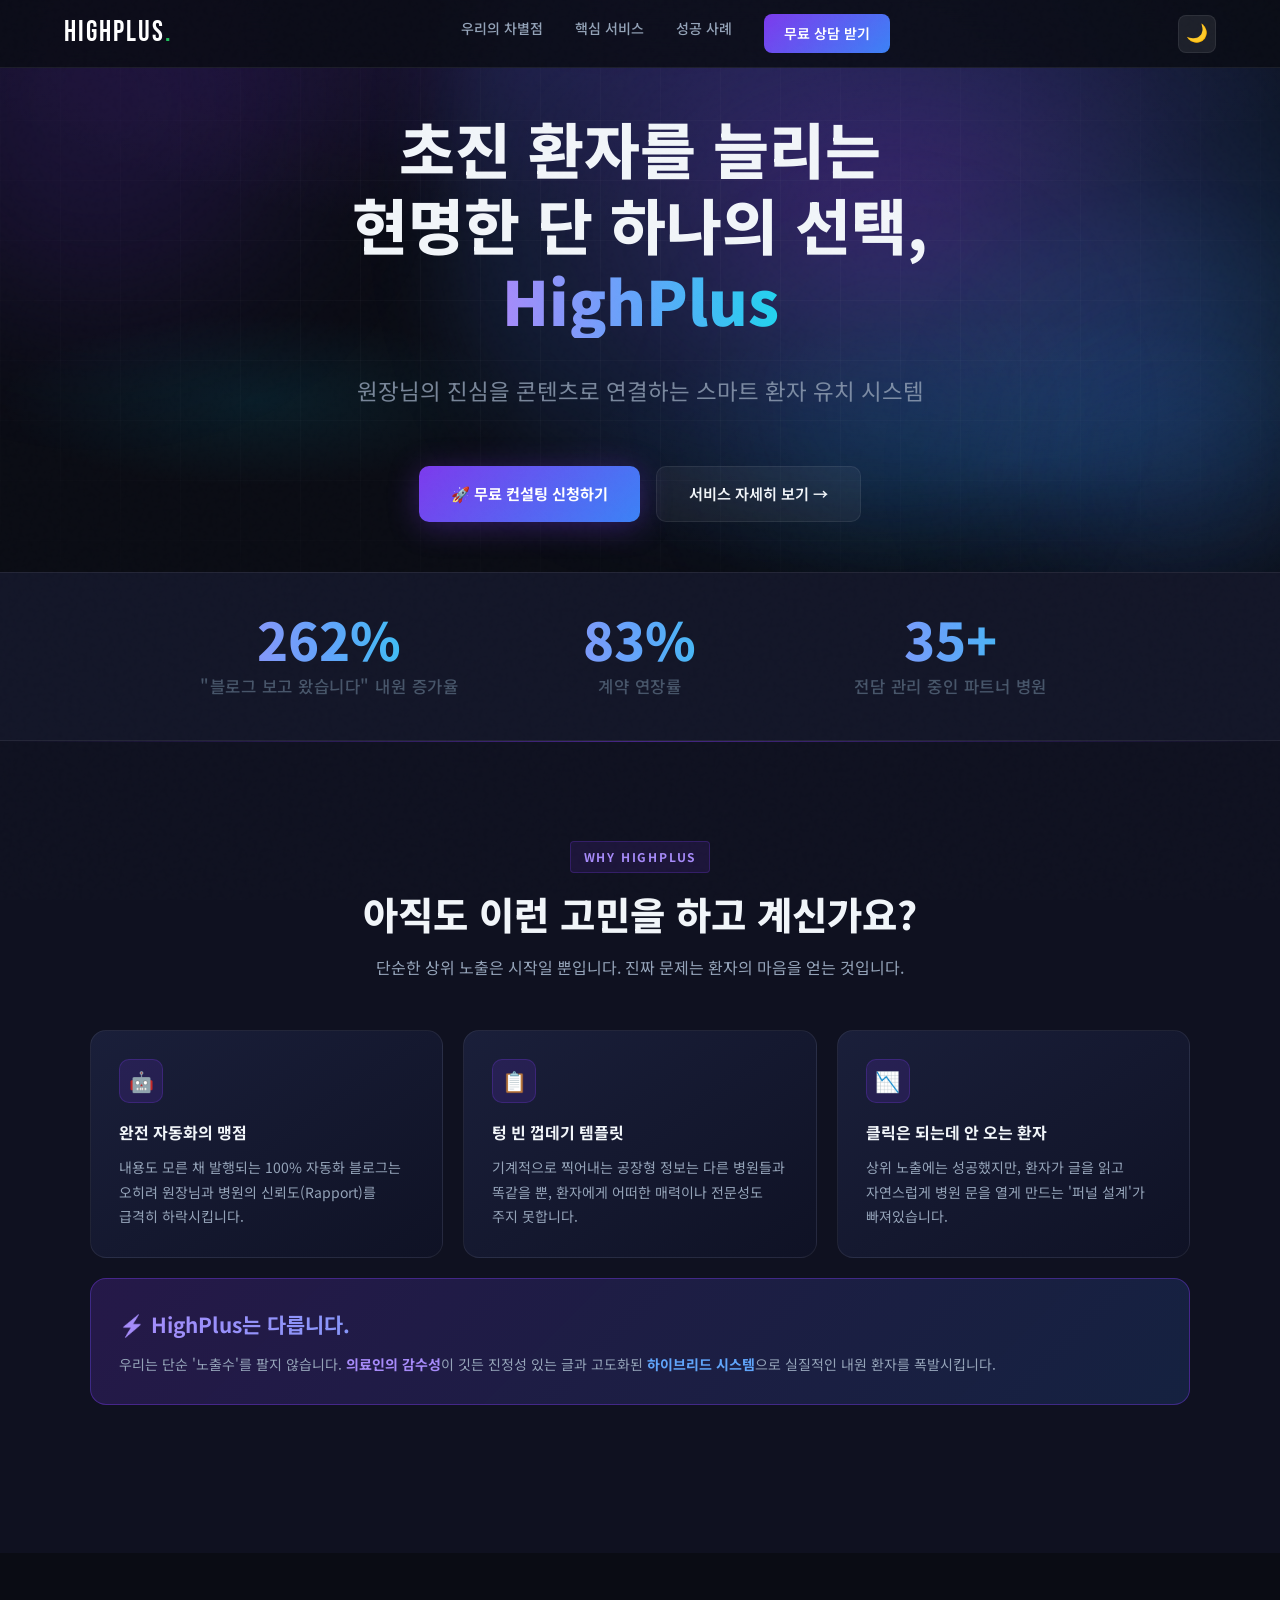
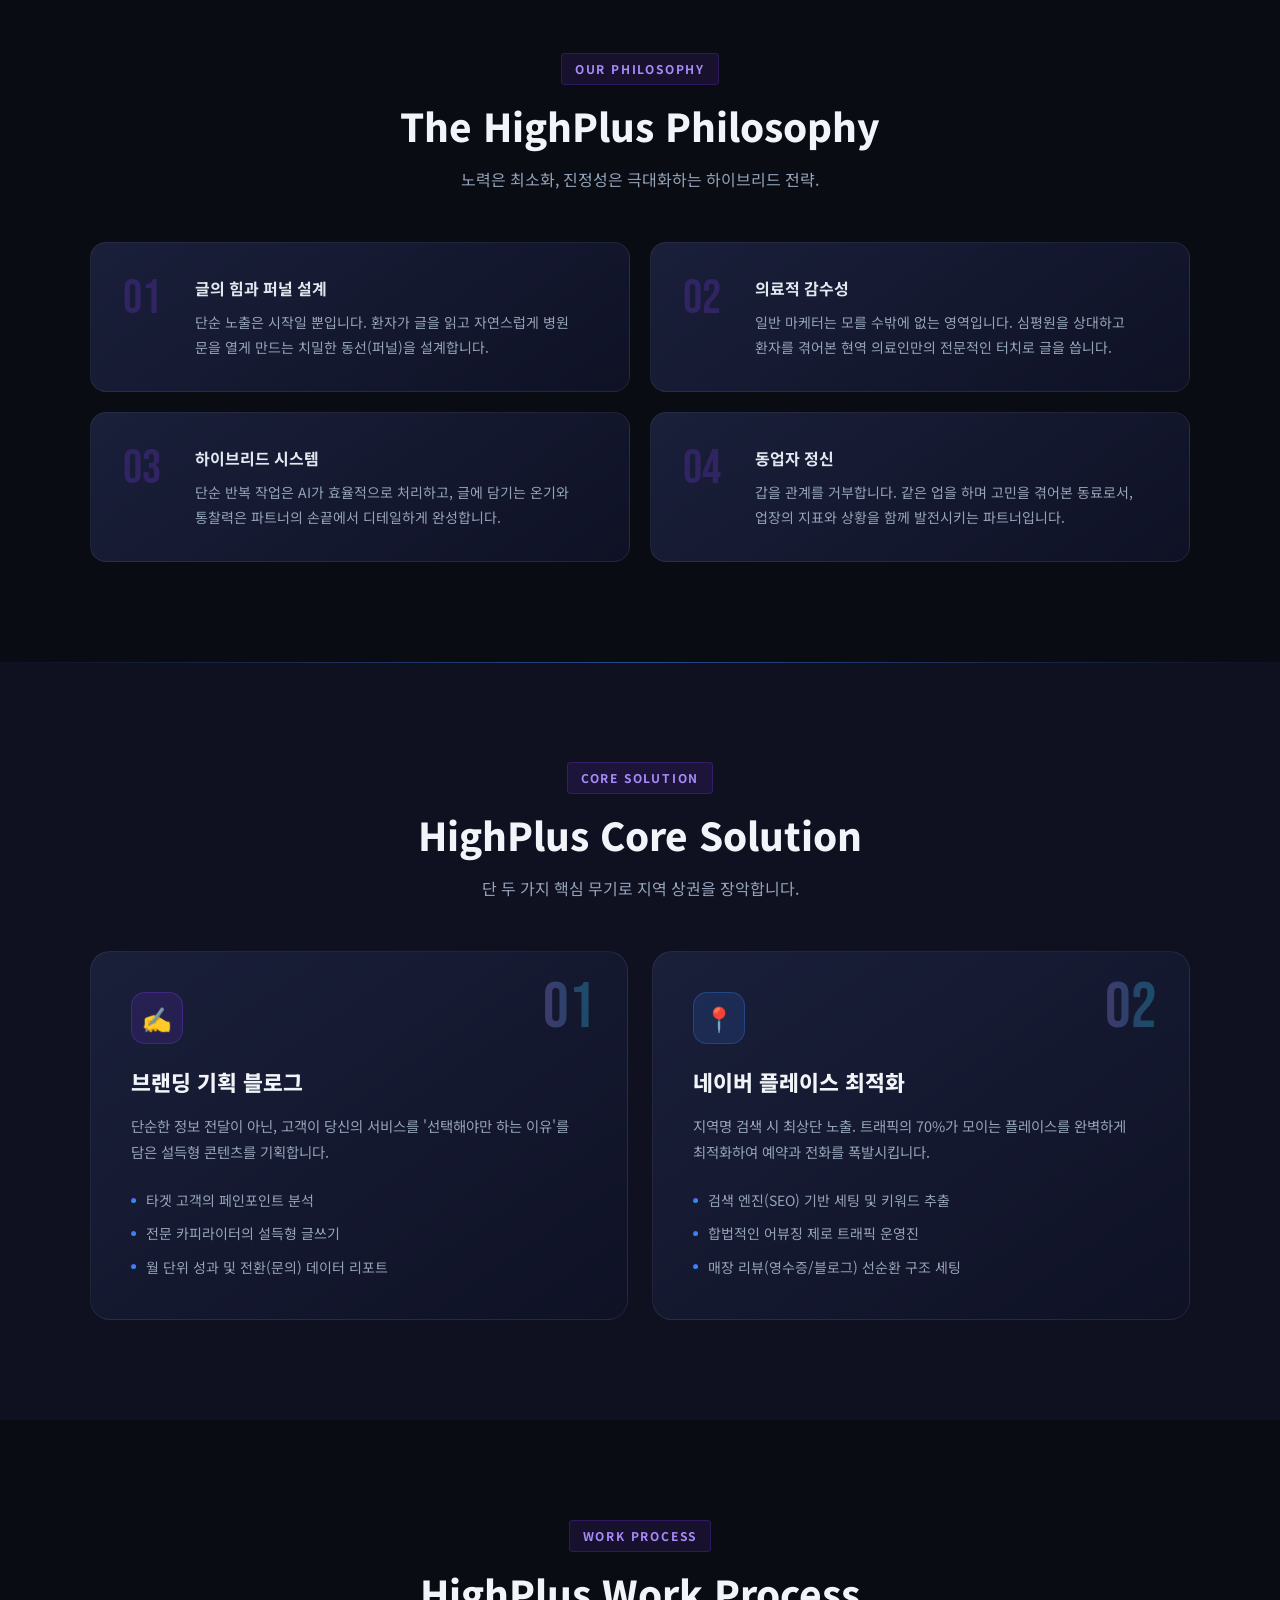
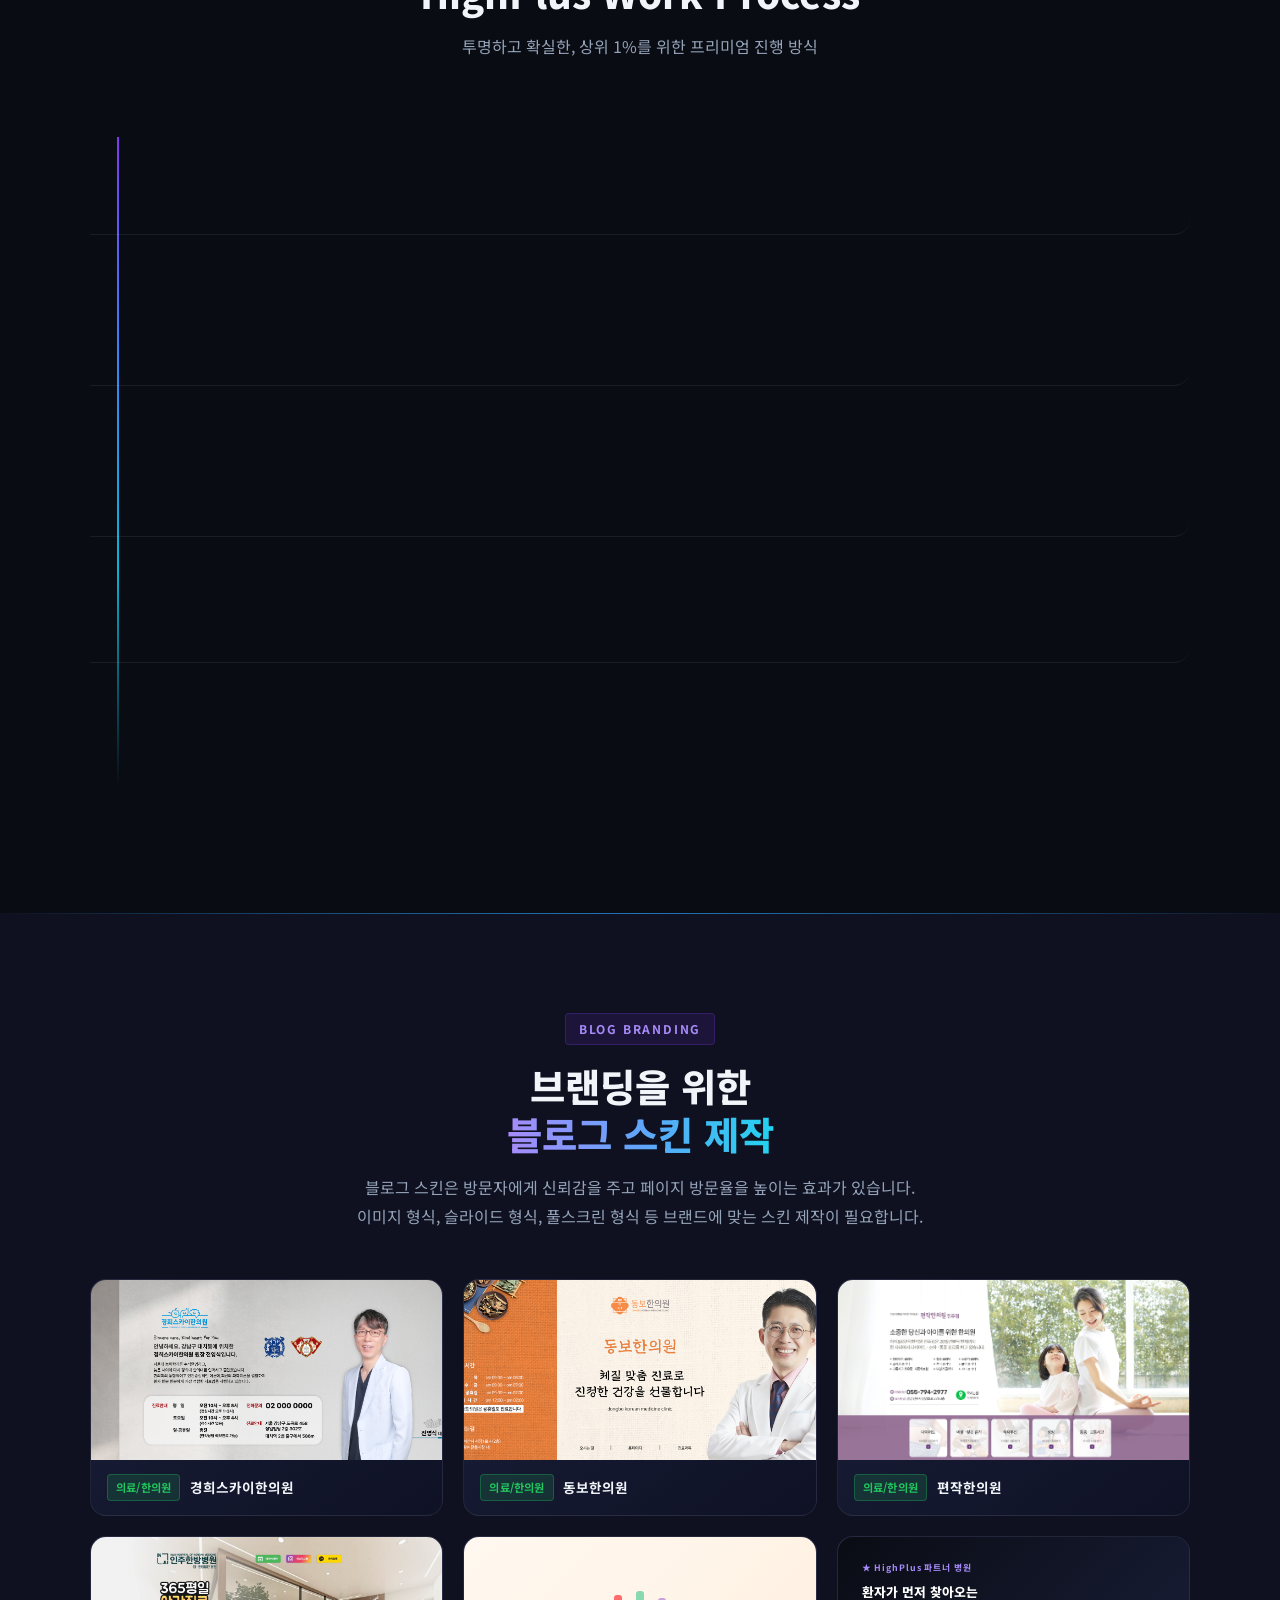
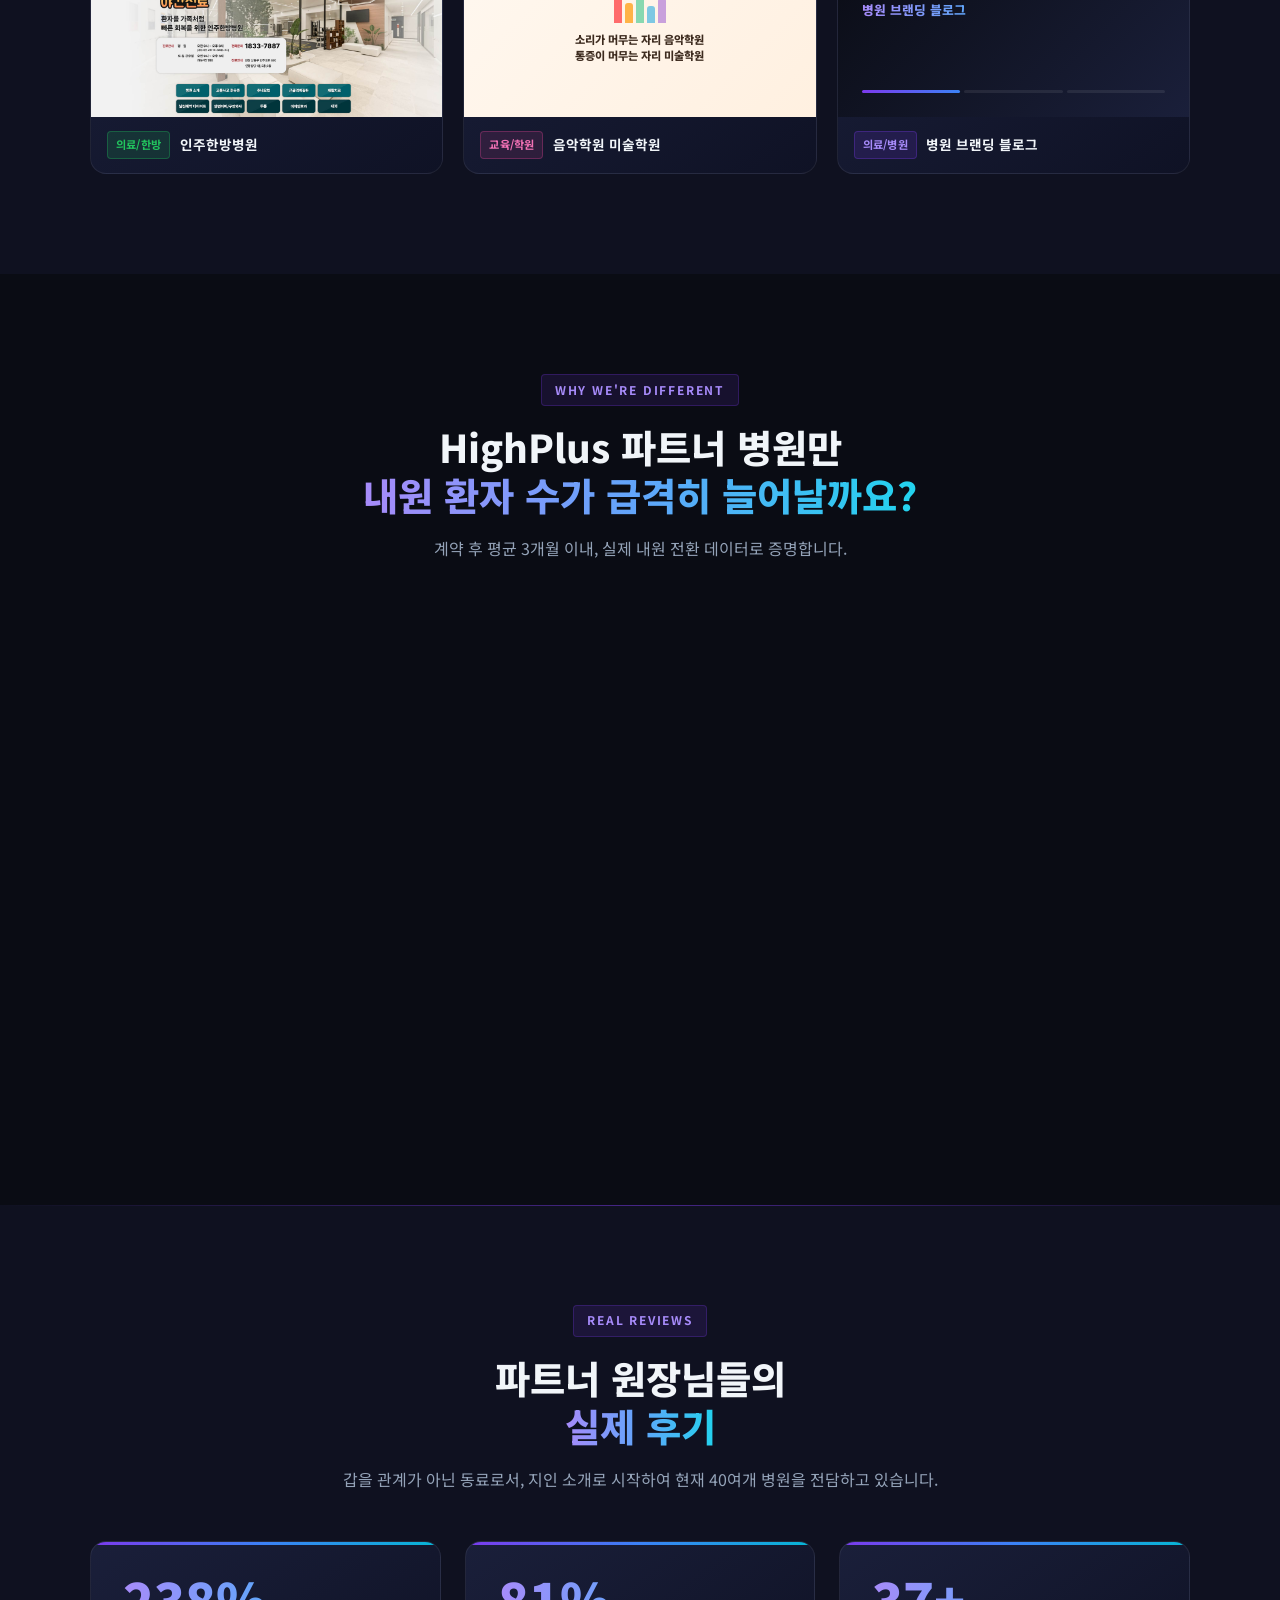
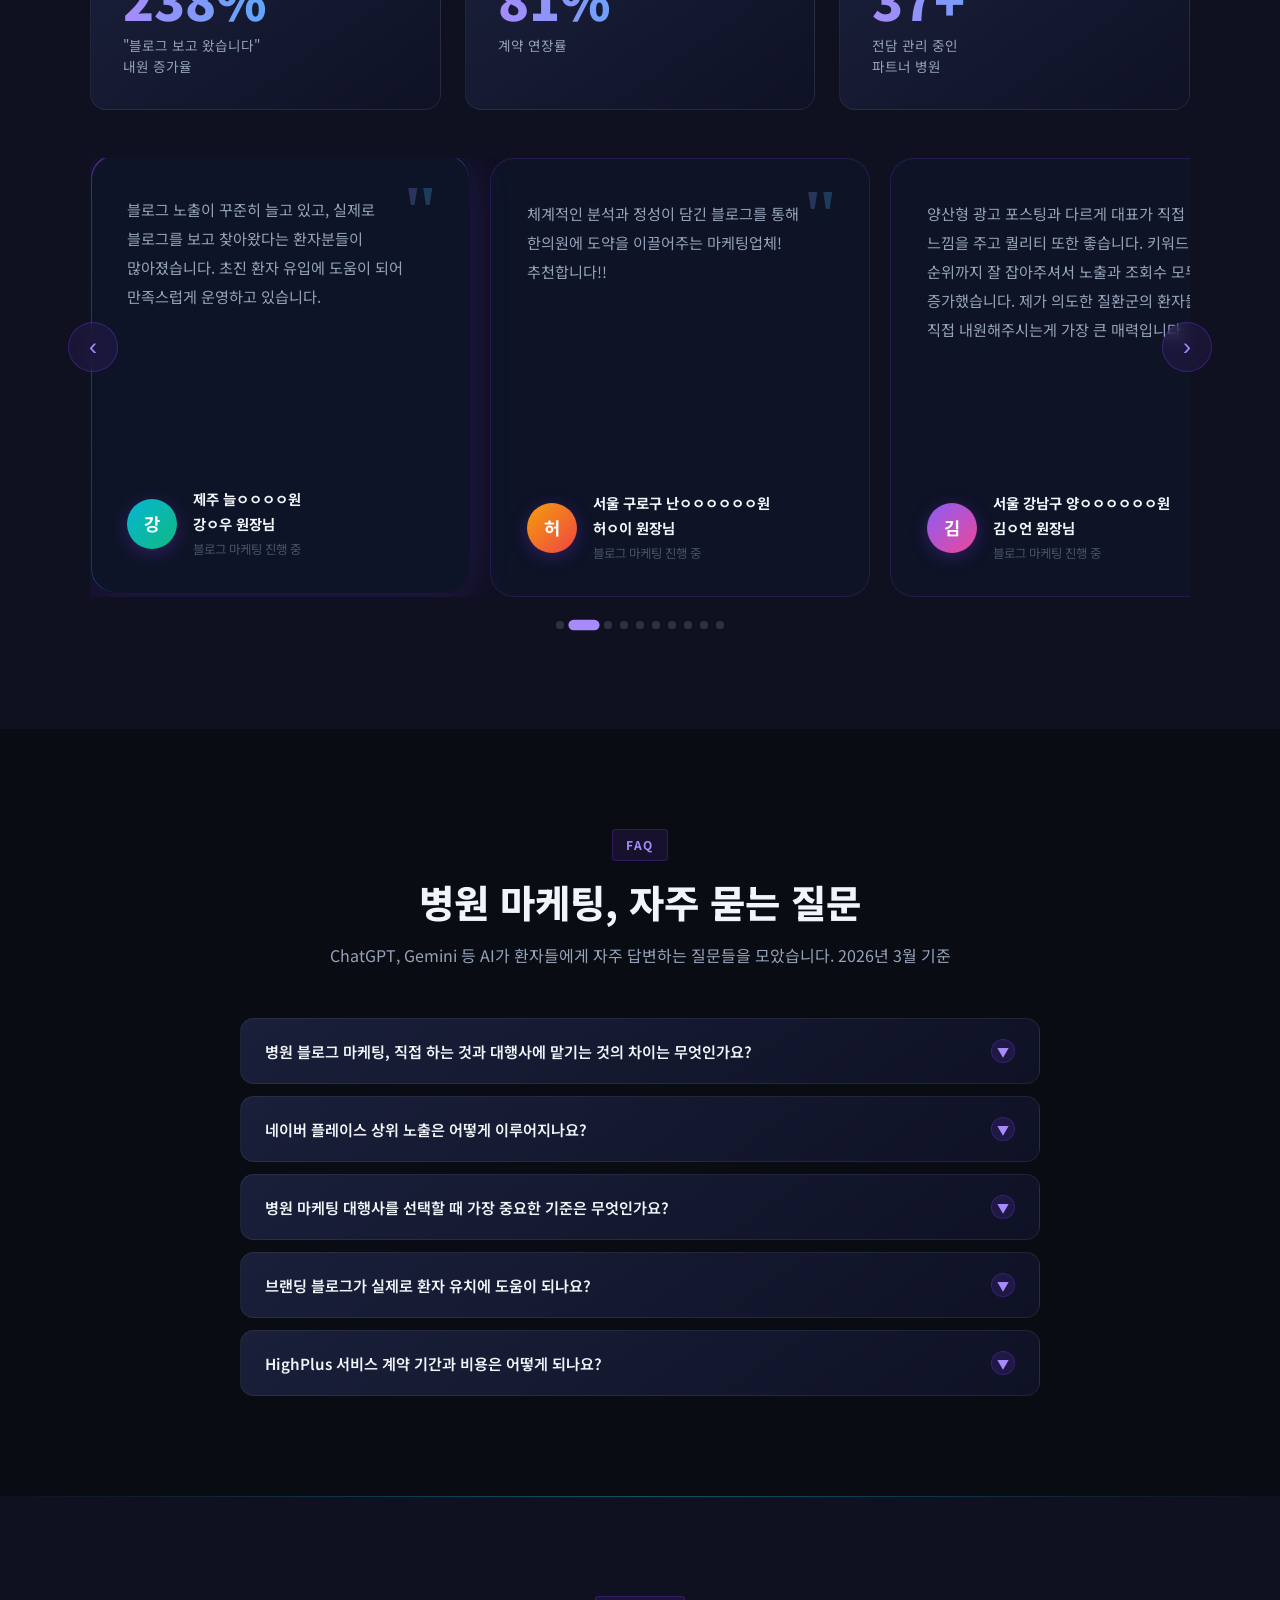
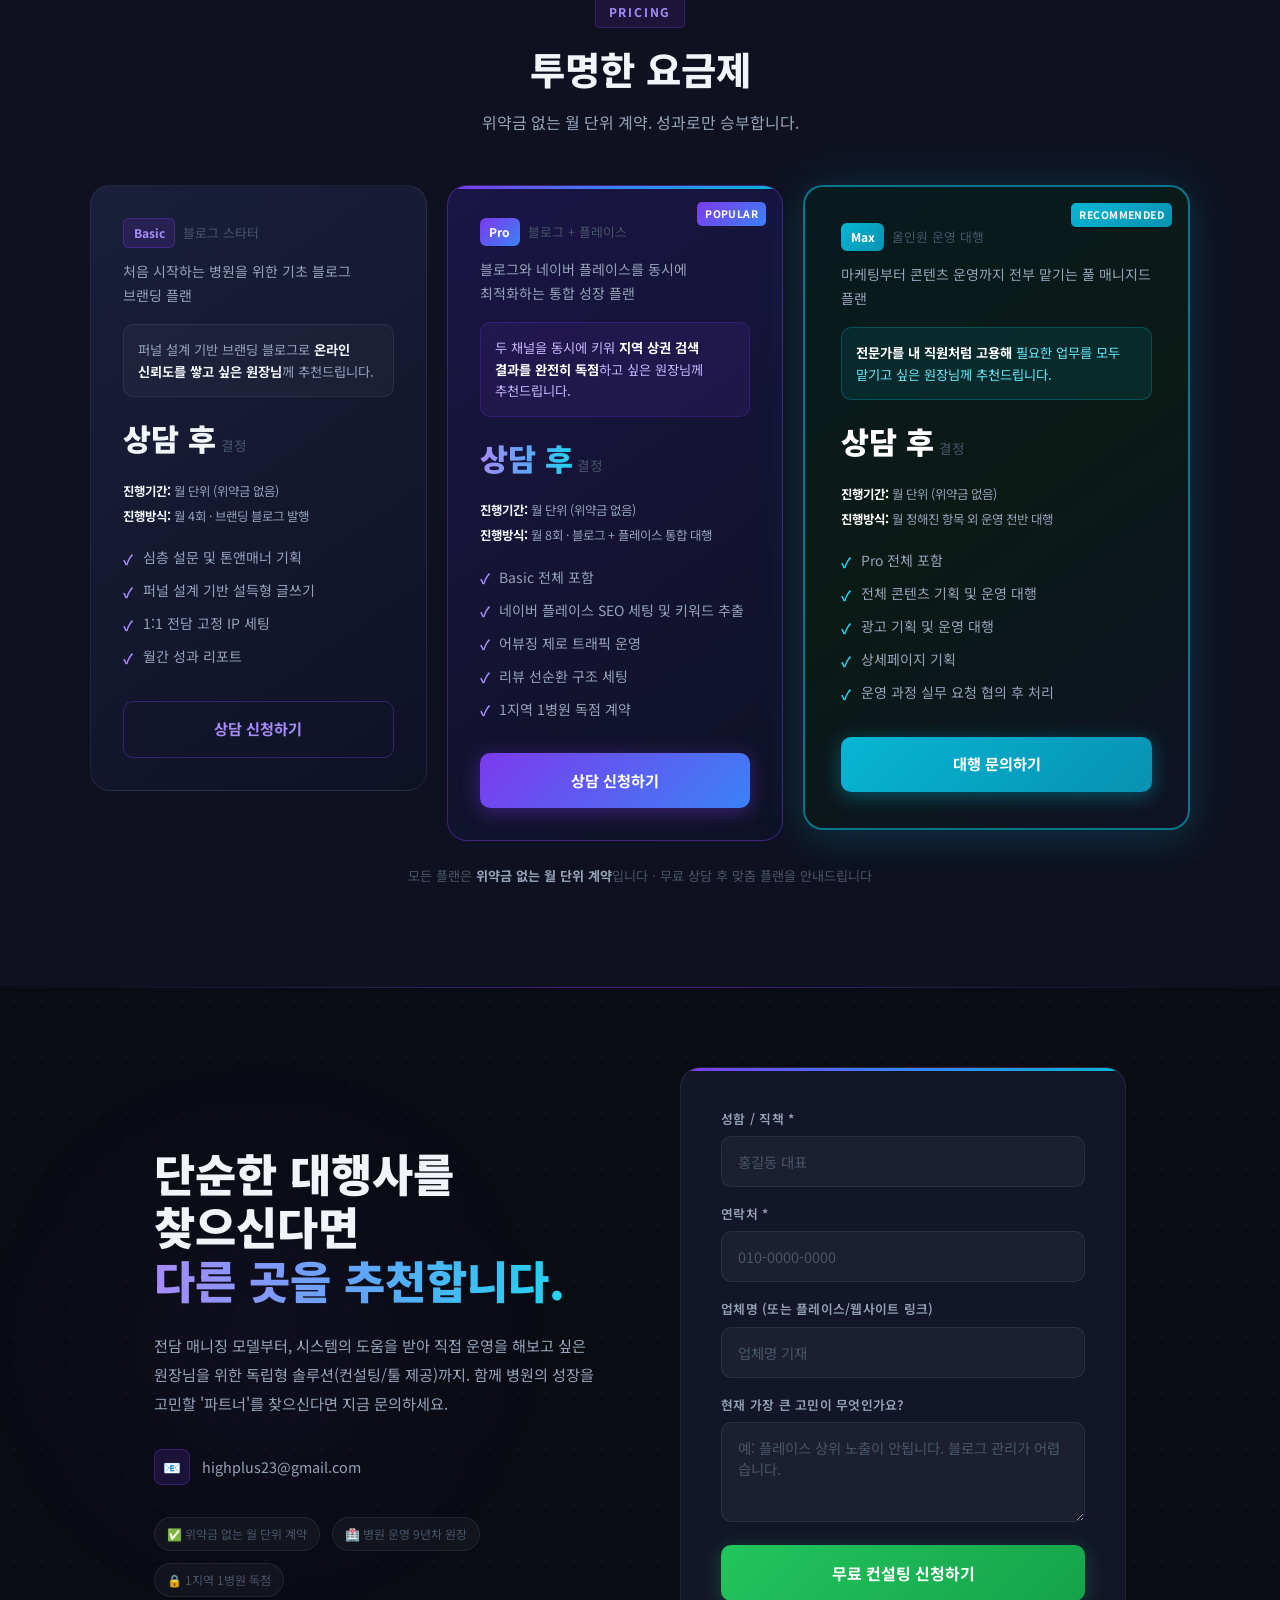
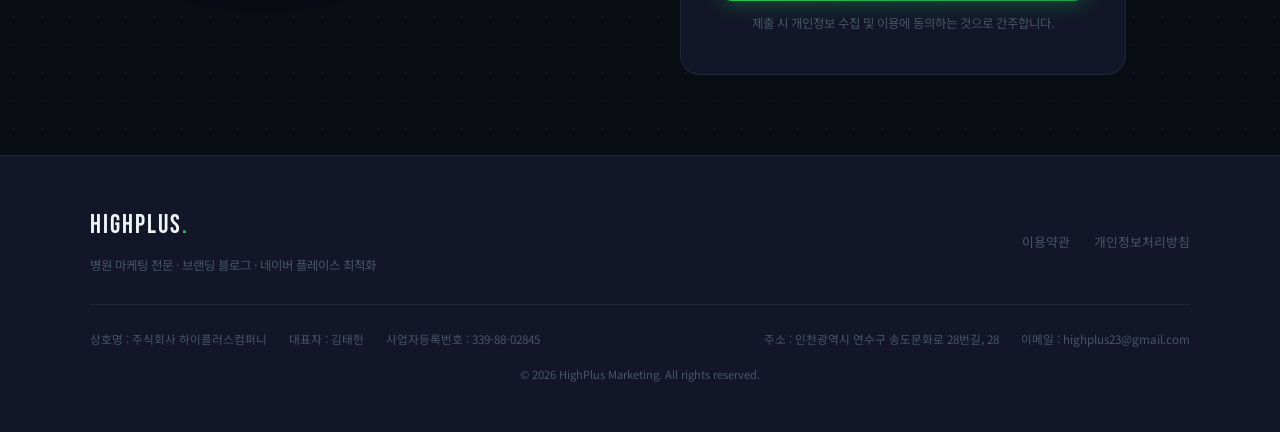
<file: projects/highplus-marketing-main/.claude/worktrees/recursing-sinoussi/index.html>
<!doctype html>
<html lang="ko">
  <head>
    <meta charset="UTF-8" />
    <meta name="viewport" content="width=device-width, initial-scale=1.0" />
    <title>병원 마케팅 전문 하이플러스 | 브랜딩 블로그 · 네이버 플레이스 최적화</title>
    <meta
      name="description"
      content="병원 운영 9년차 원장이 직접 완성한 병원 전문 마케팅 시스템. 브랜딩 블로그, 네이버 플레이스 최적화로 실제 내원 환자를 300% 증가시킵니다. 위약금 없는 월 단위 계약."
    />
    <meta
      name="keywords"
      content="병원마케팅, 병원블로그, 네이버플레이스, 의료마케팅, 병원브랜딩, 환자유치"
    />
    <meta property="og:type" content="website" />
    <meta
      property="og:title"
      content="병원 마케팅 전문 하이플러스 | 브랜딩 블로그 · 네이버 플레이스 최적화"
    />
    <meta
      property="og:description"
      content="병원 운영 9년차 원장이 직접 완성한 병원 전문 마케팅 시스템. 실제 내원 환자 300% 증가."
    />
    <meta property="og:locale" content="ko_KR" />
    <meta name="robots" content="index, follow" />
    <meta name="Yeti" content="index, follow" />
    <meta name="NaverBot" content="index, follow" />
    <meta name="naver-site-verification" content="4b6ad7b5f4987cb84d28c915198e003f3fb9e1a1" />
    <link rel="canonical" href="https://highplus.work/" />

    <!-- JSON-LD Structured Data: WebSite -->
    <script type="application/ld+json">
    {
      "@context": "https://schema.org",
      "@type": "WebSite",
      "name": "HighPlus",
      "url": "https://highplus.work/",
      "description": "단순 노출을 넘어 진짜 환자를 부르는 병원 전문 마케팅 파트너",
      "inLanguage": "ko"
    }
    </script>

    <!-- JSON-LD Structured Data: Organization -->
    <script type="application/ld+json">
    {
      "@context": "https://schema.org",
      "@type": "Organization",
      "name": "HighPlus",
      "url": "https://highplus.work/",
      "logo": "https://highplus.work/img/favicon.svg",
      "email": "highplus23@gmail.com",
      "description": "병원 운영 9년차 현역 의료인이 만든 병원 전문 브랜딩 블로그 및 네이버 플레이스 마케팅 파트너",
      "address": {
        "@type": "PostalAddress",
        "addressCountry": "KR"
      },
      "contactPoint": {
        "@type": "ContactPoint",
        "contactType": "customer support",
        "email": "highplus23@gmail.com",
        "availableLanguage": "Korean"
      }
    }
    </script>

    <!-- JSON-LD Structured Data: ProfessionalService -->
    <script type="application/ld+json">
    {
      "@context": "https://schema.org",
      "@type": "ProfessionalService",
      "name": "HighPlus",
      "url": "https://highplus.work/",
      "image": "https://highplus.work/img/og-image.jpg",
      "description": "진짜 성과를 내는 병원 전문 브랜딩 블로그 및 네이버 플레이스 퍼널 설계 마케팅 파트너",
      "priceRange": "$$",
      "email": "highplus23@gmail.com",
      "address": {
        "@type": "PostalAddress",
        "addressCountry": "KR"
      },
      "areaServed": {
        "@type": "Country",
        "name": "KR"
      },
      "serviceType": ["병원 브랜딩 블로그", "네이버 플레이스 최적화", "의료 마케팅 컨설팅"]
    }
    </script>

    <!-- JSON-LD Structured Data: BreadcrumbList -->
    <script type="application/ld+json">
    {
      "@context": "https://schema.org",
      "@type": "BreadcrumbList",
      "itemListElement": [
        {
          "@type": "ListItem",
          "position": 1,
          "name": "홈",
          "item": "https://highplus.work/"
        },
        {
          "@type": "ListItem",
          "position": 2,
          "name": "핵심 서비스",
          "item": "https://highplus.work/#services"
        },
        {
          "@type": "ListItem",
          "position": 3,
          "name": "성공 사례",
          "item": "https://highplus.work/#testimonials"
        },
        {
          "@type": "ListItem",
          "position": 4,
          "name": "자주 묻는 질문",
          "item": "https://highplus.work/#faq"
        },
        {
          "@type": "ListItem",
          "position": 5,
          "name": "무료 컨설팅 신청",
          "item": "https://highplus.work/#contact"
        }
      ]
    }
    </script>

    <!-- JSON-LD Structured Data: FAQPage (단일 — 중복 없음) -->
    <script type="application/ld+json">
    {
      "@context": "https://schema.org",
      "@type": "FAQPage",
      "mainEntity": [
        {
          "@type": "Question",
          "name": "병원 블로그 마케팅, 직접 하는 것과 대행사에 맡기는 것의 차이는 무엇인가요?",
          "acceptedAnswer": {
            "@type": "Answer",
            "text": "직접 운영 시 진정성은 높지만 시간 비용이 큽니다. HighPlus는 병원 운영 9년차 현역 의료인이 직접 기획한 콘텐츠로, 원장님의 진심을 담으면서도 시간은 1/10로 줄여드립니다. 단순 대행이 아닌 퍼널 설계까지 함께하므로, 조회수가 아닌 실제 내원 환자 수가 증가합니다."
          }
        },
        {
          "@type": "Question",
          "name": "네이버 플레이스 상위 노출은 어떻게 이루어지나요?",
          "acceptedAnswer": {
            "@type": "Answer",
            "text": "네이버 플레이스 상위 노출은 키워드 적합성, 리뷰 수와 질, 방문자 체류시간 등 복합적 요소로 결정됩니다. HighPlus는 어뷰징 없는 1:1 전담 고정 IP로 안전하게 트래픽을 운영하며, 합법적인 리뷰 선순환 구조를 구축하여 지속 가능한 상위 노출을 만들어드립니다."
          }
        },
        {
          "@type": "Question",
          "name": "병원 마케팅 대행사를 선택할 때 가장 중요한 기준은 무엇인가요?",
          "acceptedAnswer": {
            "@type": "Answer",
            "text": "첫째, 의료 분야에 대한 깊은 이해가 있어야 합니다. 둘째, 단순 노출 수치가 아닌 실제 내원 전환율로 성과를 측정해야 합니다. 셋째, 투명한 성과 보고와 월 단위 유연한 계약으로 상호 신뢰를 쌓는 파트너를 선택해야 합니다."
          }
        },
        {
          "@type": "Question",
          "name": "브랜딩 블로그가 실제로 환자 유치에 도움이 되나요?",
          "acceptedAnswer": {
            "@type": "Answer",
            "text": "네, HighPlus 파트너 병원 데이터 기준으로 '블로그 보고 왔습니다'라는 내원 환자가 평균 300% 증가했습니다. 단순 정보 전달이 아닌, 환자가 글을 읽고 자연스럽게 예약 또는 문의로 이어지도록 설계된 퍼널 기획이 핵심입니다."
          }
        },
        {
          "@type": "Question",
          "name": "HighPlus 서비스 계약 기간과 비용은 어떻게 되나요?",
          "acceptedAnswer": {
            "@type": "Answer",
            "text": "HighPlus는 위약금 없는 월 단위 계약을 원칙으로 합니다. 구체적인 비용은 병원의 지역, 규모, 서비스 구성에 따라 달라지므로 무료 컨설팅 신청을 통해 맞춤 안내받으실 수 있습니다."
          }
        }
      ]
    }
    </script>

    <link rel="preconnect" href="https://fonts.googleapis.com" />
    <link rel="preconnect" href="https://fonts.gstatic.com" crossorigin />
    <link
      href="https://fonts.googleapis.com/css2?family=Noto+Sans+KR:wght@300;400;500;600;700;800;900&family=Bebas+Neue&display=swap"
      rel="stylesheet"
    />
    <style>
      :root {
        --bg-primary: #0a0c14;
        --bg-secondary: #0f1120;
        --bg-card: #131628;
        --bg-card2: #0e1022;
        --accent1: #7c3aed;
        --accent2: #3b82f6;
        --accent3: #06b6d4;
        --grad-main: linear-gradient(
          135deg,
          #7c3aed 0%,
          #3b82f6 50%,
          #06b6d4 100%
        );
        --grad-text: linear-gradient(90deg, #a78bfa, #60a5fa, #22d3ee);
        --grad-btn: linear-gradient(135deg, #7c3aed, #3b82f6);
        --grad-card: linear-gradient(145deg, #1a1f3a 0%, #0f1225 100%);
        --border: rgba(255, 255, 255, 0.07);
        --border-accent: rgba(124, 58, 237, 0.4);
        --text-primary: #f1f5f9;
        --text-secondary: #94a3b8;
        --text-muted: #475569;
        --glow: rgba(124, 58, 237, 0.3);
        --glow2: rgba(59, 130, 246, 0.3);
      }

      [data-theme="light"] {
        --bg-primary: #f4f7ff;
        --bg-secondary: #eaf0ff;
        --bg-card: #ffffff;
        --bg-card2: #f0f4ff;
        --accent1: #4a7cff;
        --accent2: #3b82f6;
        --accent3: #38bdf8;
        --grad-main: linear-gradient(135deg, #4a7cff 0%, #38bdf8 50%, #06b6d4 100%);
        --grad-text: linear-gradient(90deg, #4a7cff, #3b82f6, #38bdf8);
        --grad-btn: linear-gradient(135deg, #4a7cff, #3b82f6);
        --grad-card: linear-gradient(145deg, #ffffff 0%, #f5f8ff 100%);
        --border: rgba(74, 124, 255, 0.1);
        --border-accent: rgba(59, 130, 246, 0.35);
        --text-primary: #1a1a2e;
        --text-secondary: #4a5568;
        --text-muted: #94a3b8;
        --glow: rgba(59, 130, 246, 0.15);
        --glow2: rgba(56, 189, 248, 0.15);
      }

      /* Theme toggle button */
      .theme-toggle {
        background: rgba(255, 255, 255, 0.08);
        border: 1px solid var(--border);
        border-radius: 8px;
        width: 38px;
        height: 38px;
        display: flex;
        align-items: center;
        justify-content: center;
        cursor: pointer;
        font-size: 1.1rem;
        transition:
          background 0.2s,
          border-color 0.2s;
        flex-shrink: 0;
      }
      .theme-toggle:hover {
        background: rgba(124, 58, 237, 0.15);
        border-color: rgba(124, 58, 237, 0.4);
      }
      [data-theme="light"] .theme-toggle {
        background: rgba(74, 124, 255, 0.08);
        border-color: rgba(74, 124, 255, 0.15);
      }
      [data-theme="light"] .theme-toggle:hover {
        background: rgba(74, 124, 255, 0.15);
        border-color: rgba(74, 124, 255, 0.35);
      }

      /* ─── LIGHT MODE: Full Redesign (Blue Premium) ─── */

      /* Noise overlay — almost invisible in light mode */
      [data-theme="light"] body::before {
        opacity: 0.05;
      }

      /* Hero background — soft blue radials */
      [data-theme="light"] .hero-bg {
        background:
          radial-gradient(
            ellipse 90% 60% at 50% -5%,
            rgba(74, 124, 255, 0.12) 0%,
            transparent 70%
          ),
          radial-gradient(
            ellipse 60% 50% at 85% 80%,
            rgba(56, 189, 248, 0.08) 0%,
            transparent 60%
          );
      }
      [data-theme="light"] .hero-grid {
        background-image:
          linear-gradient(rgba(74, 124, 255, 0.04) 1px, transparent 1px),
          linear-gradient(90deg, rgba(74, 124, 255, 0.04) 1px, transparent 1px);
        background-size: 60px 60px;
      }

      /* Orbs — blue tones */
      [data-theme="light"] .orb1 {
        background: rgba(74, 124, 255, 0.1);
      }
      [data-theme="light"] .orb2 {
        background: rgba(56, 189, 248, 0.08);
      }
      [data-theme="light"] .orb3 {
        background: rgba(6, 182, 212, 0.06);
      }

      /* Nav */
      [data-theme="light"] nav {
        background: rgba(255, 255, 255, 0.85);
        border-bottom-color: rgba(74, 124, 255, 0.08);
      }
      [data-theme="light"] .nav-links a:hover,
      [data-theme="light"] .nav-links a.active {
        color: #4a7cff;
      }
      [data-theme="light"] .nav-links a.active::after {
        background: linear-gradient(90deg, #4a7cff, #38bdf8);
      }

      /* Stats bar */
      [data-theme="light"] .stats-bar {
        background: #ffffff;
        border-color: rgba(74, 124, 255, 0.08);
      }

      /* Section tags — blue */
      [data-theme="light"] .section-tag {
        color: #4a7cff;
        background: rgba(74, 124, 255, 0.08);
        border-color: rgba(74, 124, 255, 0.2);
      }

      /* Cards — clean white + soft blue shadow */
      [data-theme="light"] .pain-card,
      [data-theme="light"] .phil-card,
      [data-theme="light"] .service-card,
      [data-theme="light"] .testimonial,
      [data-theme="light"] .faq-item {
        background: #ffffff;
        border-color: rgba(74, 124, 255, 0.08);
        box-shadow: 0 4px 24px rgba(74, 124, 255, 0.07);
      }
      [data-theme="light"] .pain-card:hover,
      [data-theme="light"] .phil-card:hover,
      [data-theme="light"] .service-card:hover,
      [data-theme="light"] .testimonial:hover,
      [data-theme="light"] .faq-item:hover {
        border-color: rgba(74, 124, 255, 0.2);
        box-shadow: 0 8px 32px rgba(74, 124, 255, 0.12);
      }

      /* Pain card accent lines */
      [data-theme="light"] .pain-card::before {
        background: linear-gradient(90deg, #4a7cff, #38bdf8);
      }
      [data-theme="light"] .pain-card:hover {
        border-color: rgba(74, 124, 255, 0.25);
      }

      /* Pain icon — blue */
      [data-theme="light"] .pain-icon {
        background: rgba(74, 124, 255, 0.1);
        border-color: rgba(74, 124, 255, 0.2);
      }

      /* Pain highlight — soft blue gradient */
      [data-theme="light"] .pain-highlight {
        background: linear-gradient(
          135deg,
          rgba(74, 124, 255, 0.08),
          rgba(56, 189, 248, 0.06)
        );
        border-color: rgba(74, 124, 255, 0.15);
      }

      /* Philosophy number — blue tint */
      [data-theme="light"] .phil-num {
        color: rgba(74, 124, 255, 0.3);
      }
      [data-theme="light"] .phil-body h4 {
        color: #1a1a2e;
      }

      /* Service card hover */
      [data-theme="light"] .service-card:hover {
        box-shadow: 0 20px 60px rgba(74, 124, 255, 0.1);
      }
      [data-theme="light"] .service-card::after {
        background: linear-gradient(90deg, #4a7cff, #38bdf8);
      }
      [data-theme="light"] .service-card:nth-child(1) .service-icon {
        background: rgba(74, 124, 255, 0.1);
        border-color: rgba(74, 124, 255, 0.25);
      }
      [data-theme="light"] .service-card:nth-child(2) .service-icon {
        background: rgba(56, 189, 248, 0.1);
        border-color: rgba(56, 189, 248, 0.25);
      }

      /* Process timeline — blue */
      [data-theme="light"] .process-list::before {
        background: linear-gradient(
          to bottom,
          #4a7cff,
          #3b82f6,
          #38bdf8,
          transparent
        );
        opacity: 0.5;
      }
      [data-theme="light"] .proc-step {
        box-shadow: 0 0 20px rgba(74, 124, 255, 0.25);
      }

      /* Section divider lines — blue */
      [data-theme="light"] #pain-point::before,
      [data-theme="light"] #services::before,
      [data-theme="light"] #portfolio::before,
      [data-theme="light"] .contact-section::before {
        background: linear-gradient(
          90deg,
          transparent,
          rgba(74, 124, 255, 0.3),
          transparent
        );
      }
      [data-theme="light"] .section-divider {
        background: linear-gradient(
          90deg,
          transparent,
          rgba(74, 124, 255, 0.15),
          rgba(56, 189, 248, 0.15),
          transparent
        );
      }

      /* Portfolio stats */
      [data-theme="light"] .pstat-card {
        background: #ffffff;
        border-color: rgba(74, 124, 255, 0.08);
        box-shadow: 0 4px 24px rgba(74, 124, 255, 0.07);
      }
      [data-theme="light"] .pstat-card::before {
        background: linear-gradient(90deg, #4a7cff, #38bdf8);
      }

      /* Testimonials */
      [data-theme="light"] .testimonial::before {
        background: linear-gradient(90deg, #4a7cff, #38bdf8);
        -webkit-background-clip: text;
      }

      /* Skin cards */
      [data-theme="light"] .skin-card {
        background: #ffffff;
        border-color: rgba(74, 124, 255, 0.08);
        box-shadow: 0 4px 24px rgba(74, 124, 255, 0.07);
      }
      [data-theme="light"] .skin-card:hover {
        box-shadow: 0 16px 48px rgba(74, 124, 255, 0.12);
        border-color: rgba(74, 124, 255, 0.2);
      }

      /* Tcards (slider testimonials) */
      [data-theme="light"] .tcard {
        background: #ffffff;
        border-color: rgba(74, 124, 255, 0.08);
        box-shadow: 0 4px 24px rgba(74, 124, 255, 0.07);
      }
      [data-theme="light"] .tcard.active-slide {
        border-color: rgba(74, 124, 255, 0.2);
        box-shadow: 0 8px 32px rgba(74, 124, 255, 0.12);
      }

      /* FAQ arrow — blue */
      [data-theme="light"] .faq-q .arrow {
        background: rgba(74, 124, 255, 0.1);
        border-color: rgba(74, 124, 255, 0.2);
        color: #4a7cff;
      }
      [data-theme="light"] .faq-item.open .faq-q .arrow {
        background: rgba(74, 124, 255, 0.2);
      }

      /* CTA box — blue gradient card style */
      [data-theme="light"] .cta-box {
        background: linear-gradient(145deg, #eef4ff 0%, #dbeaff 100%);
        border-color: rgba(74, 124, 255, 0.15);
        box-shadow: 0 8px 40px rgba(74, 124, 255, 0.08);
      }
      [data-theme="light"] .cta-box::before {
        background: linear-gradient(90deg, #4a7cff, #38bdf8);
      }
      [data-theme="light"] .cta-bg {
        background: radial-gradient(
          ellipse 70% 70% at 50% 50%,
          rgba(74, 124, 255, 0.08),
          transparent 70%
        );
      }

      /* Contact section */
      [data-theme="light"] .contact-section {
        background: #eaf0ff;
      }

      /* Form inputs — blue focus */
      [data-theme="light"] .form-group input,
      [data-theme="light"] .form-group textarea,
      [data-theme="light"] .form-group select {
        background: #ffffff;
        border-color: rgba(74, 124, 255, 0.15);
      }
      [data-theme="light"] .form-group input:focus,
      [data-theme="light"] .form-group textarea:focus,
      [data-theme="light"] .form-group select:focus {
        border-color: rgba(74, 124, 255, 0.5);
        box-shadow: 0 0 0 3px rgba(74, 124, 255, 0.1);
      }
      [data-theme="light"] .form-group select option {
        background: #ffffff;
      }
      [data-theme="light"] .form-submit {
        box-shadow: 0 4px 24px rgba(74, 124, 255, 0.25);
      }
      [data-theme="light"] .form-submit:hover {
        box-shadow: 0 8px 36px rgba(74, 124, 255, 0.35);
      }

      /* Buttons — blue glow */
      [data-theme="light"] .btn-primary {
        box-shadow: 0 4px 24px rgba(74, 124, 255, 0.3);
      }
      [data-theme="light"] .btn-primary:hover {
        box-shadow: 0 8px 36px rgba(74, 124, 255, 0.4);
      }
      [data-theme="light"] .btn-secondary {
        background: rgba(74, 124, 255, 0.05);
        border-color: rgba(74, 124, 255, 0.15);
      }
      [data-theme="light"] .btn-secondary:hover {
        background: rgba(74, 124, 255, 0.1);
        border-color: rgba(74, 124, 255, 0.3);
      }

      /* Pricing cards */
      [data-theme="light"] .price-card {
        background: #ffffff;
        border-color: rgba(74, 124, 255, 0.1);
        box-shadow: 0 4px 24px rgba(74, 124, 255, 0.07);
      }
      [data-theme="light"] .price-card:hover {
        border-color: rgba(74, 124, 255, 0.2);
        box-shadow: 0 16px 48px rgba(74, 124, 255, 0.1);
      }
      [data-theme="light"] .price-card-pro {
        background: linear-gradient(145deg, #f0f4ff, #e8efff);
        border-color: rgba(74, 124, 255, 0.25);
      }
      [data-theme="light"] .price-card-pro:hover {
        box-shadow: 0 16px 48px rgba(74, 124, 255, 0.15);
      }
      [data-theme="light"] .price-card-max {
        background: linear-gradient(145deg, #eef8ff, #e4f2ff);
        border-color: rgba(56, 189, 248, 0.35);
        box-shadow: 0 4px 30px rgba(56, 189, 248, 0.1);
      }
      [data-theme="light"] .price-card-max:hover {
        box-shadow: 0 16px 48px rgba(56, 189, 248, 0.18);
      }
      [data-theme="light"] .price-list li {
        color: #4a5568;
      }
      [data-theme="light"] .price-btn-outline {
        border-color: rgba(74, 124, 255, 0.25);
        color: #4a7cff;
      }
      [data-theme="light"] .price-btn-outline:hover {
        background: rgba(74, 124, 255, 0.06);
      }
      [data-theme="light"] .price-btn-primary {
        box-shadow: 0 4px 20px rgba(74, 124, 255, 0.3);
      }
      [data-theme="light"] .price-btn-primary:hover {
        box-shadow: 0 8px 30px rgba(74, 124, 255, 0.4);
      }
      [data-theme="light"] .price-btn-cyan {
        background: linear-gradient(135deg, #38bdf8, #0ea5e9);
        box-shadow: 0 4px 20px rgba(56, 189, 248, 0.3);
      }
      [data-theme="light"] .price-btn-cyan:hover {
        box-shadow: 0 8px 30px rgba(56, 189, 248, 0.4);
      }

      /* Footer */
      [data-theme="light"] footer {
        background: #ffffff;
        border-top-color: rgba(74, 124, 255, 0.08);
      }
      [data-theme="light"] .footer-brand .logo {
        background: linear-gradient(90deg, #4a7cff, #38bdf8);
        -webkit-background-clip: text;
        -webkit-text-fill-color: transparent;
      }
      [data-theme="light"] .footer-links a:hover {
        color: #4a7cff;
      }

      /* Slider buttons */
      [data-theme="light"] .slider-btn {
        background: rgba(255, 255, 255, 0.9);
        border-color: rgba(74, 124, 255, 0.15);
        color: #4a7cff;
        box-shadow: 0 2px 12px rgba(74, 124, 255, 0.1);
      }
      [data-theme="light"] .slider-btn:hover {
        background: #ffffff;
        border-color: rgba(74, 124, 255, 0.3);
        box-shadow: 0 4px 20px rgba(74, 124, 255, 0.15);
      }

      /* Mobile menu */
      [data-theme="light"] .mobile-menu {
        background: rgba(255, 255, 255, 0.98);
      }
      [data-theme="light"] .mobile-menu a {
        color: #1a1a2e;
      }
      [data-theme="light"] .mobile-menu a:hover {
        color: #4a7cff;
      }

      /* Hamburger */
      [data-theme="light"] .hamburger span {
        background: #1a1a2e;
      }

      /* ─── PRICING CARDS: Light mode text fix + equal height ─── */

      /* Equal height cards */
      [data-theme="light"] .pricing-grid {
        align-items: stretch;
      }
      [data-theme="light"] .price-card {
        display: flex;
        flex-direction: column;
      }
      [data-theme="light"] .price-card > div:last-of-type,
      [data-theme="light"] .price-card > div[style*="position: relative"] {
        flex: 1;
        display: flex;
        flex-direction: column;
      }
      [data-theme="light"] .price-card .price-list {
        flex: 1;
      }

      /* Fix invisible white text on white cards */
      [data-theme="light"] .price-card-pro strong[style*="color: white"],
      [data-theme="light"] .price-card-pro strong[style*="color:white"] {
        color: #3454d1 !important;
      }
      [data-theme="light"] .price-card-max strong[style*="color: white"],
      [data-theme="light"] .price-card-max strong[style*="color:white"] {
        color: #1a6b7a !important;
      }
      [data-theme="light"] .price-card-max span[style*="color: white"],
      [data-theme="light"] .price-card-max span[style*="font-weight: 900"] {
        color: #1a1a2e !important;
        -webkit-text-fill-color: #1a1a2e !important;
      }

      /* Fix Pro card highlight box — readable text */
      [data-theme="light"] .price-card-pro p[style*="color: #c4b5fd"] {
        color: #5b6abf !important;
      }
      [data-theme="light"] .price-card-pro div[style*="background: rgba(124, 58, 237"] {
        background: rgba(74, 124, 255, 0.08) !important;
        border-color: rgba(74, 124, 255, 0.2) !important;
      }

      /* Fix Max card highlight box — readable text */
      [data-theme="light"] .price-card-max p[style*="color: #67e8f9"] {
        color: #2a7f8f !important;
      }
      [data-theme="light"] .price-card-max div[style*="background: rgba(6, 182, 212"] {
        background: rgba(56, 189, 248, 0.08) !important;
        border-color: rgba(56, 189, 248, 0.2) !important;
      }

      /* Fix Basic card highlight box */
      [data-theme="light"] .price-card div[style*="background: rgba(255, 255, 255, 0.03)"] {
        background: rgba(74, 124, 255, 0.05) !important;
      }

      /* Fix Basic card tag colors */
      [data-theme="light"] .price-card span[style*="color: #a78bfa"] {
        color: #4a7cff !important;
      }
      [data-theme="light"] .price-card span[style*="background: rgba(124, 58, 237, 0.15)"] {
        background: rgba(74, 124, 255, 0.1) !important;
        border-color: rgba(74, 124, 255, 0.25) !important;
      }

      /* Fix check mark colors in light mode */
      [data-theme="light"] .price-list li span[style*="color: #a78bfa"] {
        color: #4a7cff !important;
      }
      [data-theme="light"] .price-list li span[style*="color: #22d3ee"] {
        color: #0ea5e9 !important;
      }

      /* Fix Basic card outline button */
      [data-theme="light"] .price-btn-outline[style*="color: #a78bfa"] {
        color: #4a7cff !important;
        border-color: rgba(74, 124, 255, 0.3) !important;
      }

      /* Fix Max card "진행기간/진행방식" labels */
      [data-theme="light"] .price-card-max div[style*="color: var(--text-secondary)"] strong[style*="color: white"] {
        color: #1a1a2e !important;
      }

      * {
        margin: 0;
        padding: 0;
        box-sizing: border-box;
      }

      html {
        scroll-behavior: smooth;
      }

      body {
        background: var(--bg-primary);
        color: var(--text-primary);
        font-family: "Noto Sans KR", sans-serif;
        font-weight: 400;
        line-height: 1.7;
        overflow-x: hidden;
      }

      /* ─── NOISE TEXTURE OVERLAY ─── */
      body::before {
        content: "";
        position: fixed;
        inset: 0;
        background-image: url("data:image/svg+xml,%3Csvg viewBox='0 0 200 200' xmlns='http://www.w3.org/2000/svg'%3E%3Cfilter id='n'%3E%3CfeTurbulence type='fractalNoise' baseFrequency='0.9' numOctaves='4' stitchTiles='stitch'/%3E%3C/filter%3E%3Crect width='100%25' height='100%25' filter='url(%23n)' opacity='0.04'/%3E%3C/svg%3E");
        pointer-events: none;
        z-index: 9999;
        opacity: 0.4;
      }

      /* ─── NAVBAR ─── */
      nav {
        position: fixed;
        top: 0;
        left: 0;
        right: 0;
        z-index: 1000;
        padding: 0 5%;
        height: 68px;
        display: flex;
        align-items: center;
        justify-content: space-between;
        background: rgba(10, 12, 20, 0.85);
        backdrop-filter: blur(20px);
        border-bottom: 1px solid var(--border);
      }

      .nav-logo {
        font-family: "Bebas Neue", sans-serif;
        font-size: 1.8rem;
        letter-spacing: 2px;
        color: #ffffff;
        text-decoration: none;
      }
      .nav-logo .logo-dot {
        color: #22c55e;
      }
      [data-theme="light"] .nav-logo {
        color: #0f172a;
      }

      .nav-links {
        display: flex;
        gap: 2rem;
        list-style: none;
      }

      .nav-links a {
        color: var(--text-secondary);
        text-decoration: none;
        font-size: 0.875rem;
        font-weight: 500;
        transition: color 0.2s;
      }

      .nav-links a:hover {
        color: #a78bfa;
      }

      .nav-links a.active {
        color: #a78bfa;
        position: relative;
      }

      .nav-links a.active::after {
        content: "";
        position: absolute;
        bottom: -4px;
        left: 0;
        width: 100%;
        height: 2px;
        background: var(--grad-text);
        border-radius: 2px;
      }

      .nav-cta {
        background: var(--grad-btn);
        color: white !important;
        padding: 0.5rem 1.25rem;
        border-radius: 8px;
        font-weight: 600 !important;
        font-size: 0.875rem;
        text-decoration: none;
        transition:
          opacity 0.2s,
          transform 0.2s !important;
        display: inline-block;
      }

      .nav-cta:hover {
        opacity: 0.9;
        transform: translateY(-1px);
      }

      /* ─── HERO ─── */
      #hero {
        min-height: 60vh;
        display: flex;
        align-items: center;
        justify-content: center;
        text-align: center;
        padding: 110px 5% 50px;
        position: relative;
        overflow: hidden;
      }

      .hero-bg {
        position: absolute;
        inset: 0;
        background:
          radial-gradient(
            ellipse 80% 60% at 50% 0%,
            rgba(124, 58, 237, 0.18) 0%,
            transparent 70%
          ),
          radial-gradient(
            ellipse 60% 40% at 80% 80%,
            rgba(59, 130, 246, 0.12) 0%,
            transparent 60%
          ),
          radial-gradient(
            ellipse 40% 30% at 20% 70%,
            rgba(6, 182, 212, 0.1) 0%,
            transparent 50%
          );
      }

      /* Flowing wave blob */
      .hero-wave {
        position: absolute;
        top: -30%;
        right: -15%;
        width: 80%;
        height: 130%;
        background: radial-gradient(
          ellipse at 40% 50%,
          rgba(124, 58, 237, 0.25) 0%,
          rgba(99, 102, 241, 0.18) 25%,
          rgba(59, 130, 246, 0.12) 50%,
          transparent 70%
        );
        border-radius: 40% 60% 70% 30% / 40% 50% 60% 50%;
        filter: blur(40px);
        animation: morphBlob 12s ease-in-out infinite;
        pointer-events: none;
        z-index: 0;
      }
      .hero-wave::before {
        content: "";
        position: absolute;
        top: 20%;
        left: 10%;
        width: 70%;
        height: 70%;
        background: radial-gradient(
          ellipse at 50% 50%,
          rgba(139, 92, 246, 0.2) 0%,
          rgba(99, 102, 241, 0.1) 40%,
          transparent 70%
        );
        border-radius: 60% 40% 30% 70% / 50% 60% 40% 50%;
        filter: blur(30px);
        animation: morphBlob 10s ease-in-out infinite reverse;
      }
      .hero-wave::after {
        content: "";
        position: absolute;
        bottom: 5%;
        right: 5%;
        width: 50%;
        height: 50%;
        background: radial-gradient(
          ellipse at 50% 50%,
          rgba(59, 130, 246, 0.15) 0%,
          rgba(56, 189, 248, 0.08) 40%,
          transparent 70%
        );
        border-radius: 50% 50% 40% 60% / 40% 60% 50% 50%;
        filter: blur(35px);
        animation: morphBlob 14s ease-in-out infinite;
      }

      @keyframes morphBlob {
        0%, 100% {
          border-radius: 40% 60% 70% 30% / 40% 50% 60% 50%;
          transform: rotate(0deg) scale(1);
        }
        33% {
          border-radius: 70% 30% 50% 50% / 30% 30% 70% 70%;
          transform: rotate(5deg) scale(1.05);
        }
        66% {
          border-radius: 50% 60% 30% 60% / 50% 70% 40% 50%;
          transform: rotate(-3deg) scale(0.98);
        }
      }

      /* Light mode — more visible, brighter wave */
      [data-theme="light"] .hero-wave {
        background: radial-gradient(
          ellipse at 40% 50%,
          rgba(124, 102, 246, 0.3) 0%,
          rgba(99, 102, 241, 0.2) 25%,
          rgba(139, 92, 246, 0.12) 50%,
          transparent 70%
        );
        filter: blur(50px);
      }
      [data-theme="light"] .hero-wave::before {
        background: radial-gradient(
          ellipse at 50% 50%,
          rgba(139, 92, 246, 0.25) 0%,
          rgba(124, 58, 237, 0.12) 40%,
          transparent 70%
        );
      }
      [data-theme="light"] .hero-wave::after {
        background: radial-gradient(
          ellipse at 50% 50%,
          rgba(99, 102, 241, 0.18) 0%,
          rgba(59, 130, 246, 0.1) 40%,
          transparent 70%
        );
      }

      /* Animated orbs */
      .orb {
        position: absolute;
        border-radius: 50%;
        filter: blur(80px);
        animation: float 8s ease-in-out infinite;
        pointer-events: none;
      }
      .orb1 {
        width: 400px;
        height: 400px;
        background: rgba(124, 58, 237, 0.15);
        top: -100px;
        left: -100px;
        animation-delay: 0s;
      }
      .orb2 {
        width: 300px;
        height: 300px;
        background: rgba(59, 130, 246, 0.12);
        bottom: -50px;
        right: -50px;
        animation-delay: -3s;
      }
      .orb3 {
        width: 250px;
        height: 250px;
        background: rgba(6, 182, 212, 0.1);
        top: 50%;
        left: 60%;
        animation-delay: -6s;
      }

      @keyframes float {
        0%,
        100% {
          transform: translateY(0) translateX(0) scale(1);
        }
        33% {
          transform: translateY(-30px) translateX(15px) scale(1.05);
        }
        66% {
          transform: translateY(15px) translateX(-10px) scale(0.97);
        }
      }

      /* Grid lines */
      .hero-grid {
        position: absolute;
        inset: 0;
        background-image:
          linear-gradient(rgba(255, 255, 255, 0.025) 1px, transparent 1px),
          linear-gradient(
            90deg,
            rgba(255, 255, 255, 0.025) 1px,
            transparent 1px
          );
        background-size: 60px 60px;
        mask-image: radial-gradient(
          ellipse 80% 80% at 50% 50%,
          black 30%,
          transparent 100%
        );
      }

      .hero-content {
        position: relative;
        z-index: 1;
        max-width: 700px;
        display: flex;
        flex-direction: column;
        align-items: center;
        text-align: center;
        margin: 0 auto;
      }

      .hero-title {
        font-size: clamp(2.4rem, 6vw, 3.8rem);
        font-weight: 800;
        line-height: 1.25;
        margin-bottom: 2rem;
        word-break: keep-all;
        color: var(--text-primary);
      }

      .hero-title .highlight {
        color: #7c3aed;
        background: var(--grad-text);
        -webkit-background-clip: text;
        -webkit-text-fill-color: transparent;
        font-weight: 900;
        display: inline-block;
      }

      .hero-subline {
        font-size: clamp(1.1rem, 2.5vw, 1.4rem);
        color: var(--text-secondary);
        line-height: 1.8;
        margin-bottom: 3.5rem;
        word-break: keep-all;
        opacity: 0.8;
      }

      .hero-btns {
        display: flex;
        gap: 1rem;
        justify-content: center;
        flex-wrap: wrap;
      }

      .btn-primary {
        background: var(--grad-btn);
        color: white;
        padding: 0.875rem 2rem;
        border-radius: 10px;
        font-size: 0.95rem;
        font-weight: 700;
        text-decoration: none;
        display: inline-flex;
        align-items: center;
        gap: 0.5rem;
        box-shadow: 0 4px 30px rgba(124, 58, 237, 0.35);
        transition:
          transform 0.2s,
          box-shadow 0.2s;
      }

      .btn-primary:hover {
        transform: translateY(-2px);
        box-shadow: 0 8px 40px rgba(124, 58, 237, 0.5);
      }

      .btn-secondary {
        background: rgba(255, 255, 255, 0.05);
        border: 1px solid var(--border);
        color: var(--text-primary);
        padding: 0.875rem 2rem;
        border-radius: 10px;
        font-size: 0.95rem;
        font-weight: 600;
        text-decoration: none;
        transition:
          background 0.2s,
          border-color 0.2s;
      }

      .btn-secondary:hover {
        background: rgba(255, 255, 255, 0.08);
        border-color: rgba(124, 58, 237, 0.5);
      }

      /* ─── STATS BAR ─── */
      .stats-bar {
        background: var(--bg-card);
        border-top: 1px solid var(--border);
        border-bottom: 1px solid var(--border);
        padding: 2.5rem 5%;
      }

      .stats-inner {
        max-width: 900px;
        margin: 0 auto;
        display: grid;
        grid-template-columns: repeat(3, 1fr);
        gap: 2rem;
        text-align: center;
      }

      .stat-item {
      }

      .stat-num {
        font-size: 3.25rem;
        font-weight: 800;
        background: var(--grad-text);
        -webkit-background-clip: text;
        -webkit-text-fill-color: transparent;
        line-height: 1;
        margin-bottom: 0.4rem;
      }

      .stat-label {
        font-size: 1.04rem;
        color: var(--text-muted);
        font-weight: 500;
        letter-spacing: 0.03em;
      }

      /* ─── SECTION COMMON ─── */
      section {
        padding: 100px 5%;
      }

      .section-inner {
        max-width: 1100px;
        margin: 0 auto;
      }

      .section-tag {
        display: inline-block;
        font-size: 0.75rem;
        font-weight: 700;
        color: #a78bfa;
        letter-spacing: 0.15em;
        text-transform: uppercase;
        margin-bottom: 1rem;
        background: rgba(124, 58, 237, 0.12);
        border: 1px solid rgba(124, 58, 237, 0.25);
        padding: 0.3rem 0.8rem;
        border-radius: 4px;
      }

      .section-title {
        font-size: clamp(1.75rem, 3vw, 2.6rem);
        font-weight: 800;
        line-height: 1.25;
        margin-bottom: 1rem;
        word-break: keep-all;
      }

      .section-desc {
        font-size: 1rem;
        color: var(--text-secondary);
        max-width: 560px;
        line-height: 1.8;
        word-break: keep-all;
        margin-bottom: 3rem;
      }

      .section-center {
        text-align: center;
      }

      .section-center .section-desc {
        margin-left: auto;
        margin-right: auto;
      }

      /* ─── PAIN POINT ─── */
      #pain-point {
        background: var(--bg-secondary);
        position: relative;
      }

      #pain-point::before {
        content: "";
        position: absolute;
        top: 0;
        left: 0;
        right: 0;
        height: 1px;
        background: linear-gradient(
          90deg,
          transparent,
          rgba(124, 58, 237, 0.5),
          transparent
        );
      }

      .pain-grid {
        display: grid;
        grid-template-columns: repeat(3, 1fr);
        gap: 1.25rem;
        margin-bottom: 3rem;
      }

      .pain-card {
        background: var(--grad-card);
        border: 1px solid var(--border);
        border-radius: 16px;
        padding: 1.75rem;
        position: relative;
        overflow: hidden;
        transition:
          border-color 0.3s,
          transform 0.3s;
      }

      .pain-card:hover {
        border-color: rgba(124, 58, 237, 0.4);
        transform: translateY(-4px);
      }

      .pain-card::before {
        content: "";
        position: absolute;
        top: 0;
        left: 0;
        right: 0;
        height: 2px;
        background: linear-gradient(90deg, #7c3aed, #3b82f6);
        opacity: 0;
        transition: opacity 0.3s;
      }

      .pain-card:hover::before {
        opacity: 1;
      }

      .pain-icon {
        width: 44px;
        height: 44px;
        background: rgba(124, 58, 237, 0.15);
        border: 1px solid rgba(124, 58, 237, 0.25);
        border-radius: 10px;
        display: flex;
        align-items: center;
        justify-content: center;
        font-size: 1.25rem;
        margin-bottom: 1rem;
      }

      .pain-card h3 {
        font-size: 1rem;
        font-weight: 700;
        margin-bottom: 0.6rem;
        color: var(--text-primary);
      }

      .pain-card p {
        font-size: 0.875rem;
        color: var(--text-secondary);
        line-height: 1.75;
        word-break: keep-all;
      }

      /* Highlight card */
      .pain-highlight {
        background: linear-gradient(
          135deg,
          rgba(124, 58, 237, 0.2),
          rgba(59, 130, 246, 0.15)
        );
        border-color: rgba(124, 58, 237, 0.4);
        grid-column: span 3;
      }

      .pain-highlight h3 {
        font-size: 1.3rem;
        background: var(--grad-text);
        -webkit-background-clip: text;
        -webkit-text-fill-color: transparent;
      }

      /* ─── PHILOSOPHY ─── */
      #philosophy {
        position: relative;
      }

      .phil-grid {
        display: grid;
        grid-template-columns: repeat(2, 1fr);
        gap: 1.25rem;
      }

      .phil-card {
        background: var(--grad-card);
        border: 1px solid var(--border);
        border-radius: 16px;
        padding: 2rem;
        display: flex;
        gap: 1.25rem;
        align-items: flex-start;
        transition:
          border-color 0.3s,
          transform 0.3s;
      }

      .phil-card:hover {
        border-color: rgba(59, 130, 246, 0.4);
        transform: translateY(-3px);
      }

      .phil-num {
        font-family: "Bebas Neue", sans-serif;
        font-size: 3rem;
        line-height: 1;
        color: rgba(124, 58, 237, 0.25);
        flex-shrink: 0;
        width: 52px;
      }

      .phil-body h4 {
        font-size: 1rem;
        font-weight: 700;
        margin-bottom: 0.5rem;
        color: #e2e8f0;
      }

      .phil-body p {
        font-size: 0.875rem;
        color: var(--text-secondary);
        line-height: 1.75;
        word-break: keep-all;
      }

      /* ─── SERVICES ─── */
      #services {
        background: var(--bg-secondary);
        position: relative;
      }

      #services::before {
        content: "";
        position: absolute;
        top: 0;
        left: 0;
        right: 0;
        height: 1px;
        background: linear-gradient(
          90deg,
          transparent,
          rgba(59, 130, 246, 0.5),
          transparent
        );
      }

      .services-grid {
        display: grid;
        grid-template-columns: repeat(2, 1fr);
        gap: 1.5rem;
      }

      .service-card {
        background: var(--grad-card);
        border: 1px solid var(--border);
        border-radius: 20px;
        padding: 2.5rem;
        position: relative;
        overflow: hidden;
        transition:
          transform 0.3s,
          box-shadow 0.3s;
      }

      .service-card:hover {
        transform: translateY(-6px);
        box-shadow: 0 20px 60px rgba(124, 58, 237, 0.15);
      }

      .service-card::after {
        content: "";
        position: absolute;
        bottom: 0;
        left: 0;
        right: 0;
        height: 3px;
        background: var(--grad-main);
        transform: scaleX(0);
        transition: transform 0.3s;
        transform-origin: left;
      }

      .service-card:hover::after {
        transform: scaleX(1);
      }

      .service-num {
        font-family: "Bebas Neue", sans-serif;
        font-size: 4rem;
        line-height: 1;
        background: var(--grad-text);
        -webkit-background-clip: text;
        -webkit-text-fill-color: transparent;
        opacity: 0.3;
        position: absolute;
        top: 1.5rem;
        right: 2rem;
      }

      .service-icon {
        width: 52px;
        height: 52px;
        border-radius: 14px;
        display: flex;
        align-items: center;
        justify-content: center;
        font-size: 1.5rem;
        margin-bottom: 1.25rem;
      }

      .service-card:nth-child(1) .service-icon {
        background: rgba(124, 58, 237, 0.15);
        border: 1px solid rgba(124, 58, 237, 0.3);
      }
      .service-card:nth-child(2) .service-icon {
        background: rgba(59, 130, 246, 0.15);
        border: 1px solid rgba(59, 130, 246, 0.3);
      }

      .service-card h3 {
        font-size: 1.35rem;
        font-weight: 800;
        margin-bottom: 0.75rem;
        color: var(--text-primary);
      }

      .service-card > p {
        font-size: 0.9rem;
        color: var(--text-secondary);
        margin-bottom: 1.5rem;
        line-height: 1.8;
        word-break: keep-all;
      }

      .service-list {
        list-style: none;
        display: flex;
        flex-direction: column;
        gap: 0.6rem;
      }

      .service-list li {
        font-size: 0.875rem;
        color: var(--text-secondary);
        display: flex;
        align-items: flex-start;
        gap: 0.6rem;
      }

      .service-list li::before {
        content: "";
        width: 5px;
        height: 5px;
        background: var(--grad-main);
        border-radius: 50%;
        flex-shrink: 0;
        margin-top: 0.55rem;
      }

      /* ─── PROCESS ─── */
      #process {
        position: relative;
      }

      .process-list {
        display: flex;
        flex-direction: column;
        gap: 0;
        position: relative;
      }

      .process-list::before {
        content: "";
        position: absolute;
        left: 28px;
        top: 28px;
        bottom: 28px;
        width: 2px;
        background: linear-gradient(
          to bottom,
          #7c3aed,
          #3b82f6,
          #06b6d4,
          transparent
        );
      }

      .process-item {
        display: grid;
        grid-template-columns: 56px 1fr;
        gap: 1.5rem;
        padding: 2rem 0;
        border-bottom: 1px solid var(--border);
        align-items: flex-start;
        transition: background 0.2s;
      }

      .process-item:last-child {
        border-bottom: none;
      }

      .process-item:hover .proc-body {
        color: var(--text-primary);
      }

      .proc-step {
        width: 56px;
        height: 56px;
        border-radius: 50%;
        background: var(--grad-btn);
        display: flex;
        align-items: center;
        justify-content: center;
        font-family: "Bebas Neue", sans-serif;
        font-size: 1.3rem;
        color: white;
        flex-shrink: 0;
        box-shadow: 0 0 20px rgba(124, 58, 237, 0.3);
        position: relative;
        z-index: 1;
      }

      .proc-body h3 {
        font-size: 1.05rem;
        font-weight: 700;
        color: var(--text-primary);
        margin-bottom: 0.4rem;
      }

      .proc-body p {
        font-size: 0.875rem;
        color: var(--text-secondary);
        line-height: 1.8;
        word-break: keep-all;
      }

      /* ─── PORTFOLIO ─── */
      #portfolio {
        background: var(--bg-secondary);
        position: relative;
      }

      #portfolio::before {
        content: "";
        position: absolute;
        top: 0;
        left: 0;
        right: 0;
        height: 1px;
        background: linear-gradient(
          90deg,
          transparent,
          rgba(6, 182, 212, 0.5),
          transparent
        );
      }

      .portfolio-stats {
        display: grid;
        grid-template-columns: repeat(3, 1fr);
        gap: 1.5rem;
        margin-bottom: 3rem;
      }

      .pstat-card {
        background: var(--grad-card);
        border: 1px solid var(--border);
        border-radius: 16px;
        padding: 2rem;
        text-align: center;
        position: relative;
        overflow: hidden;
      }

      .pstat-card::before {
        content: "";
        position: absolute;
        top: 0;
        left: 0;
        right: 0;
        height: 2px;
        background: var(--grad-main);
      }

      .pstat-num {
        font-size: 3rem;
        font-weight: 800;
        background: var(--grad-text);
        -webkit-background-clip: text;
        -webkit-text-fill-color: transparent;
        line-height: 1;
        margin-bottom: 0.5rem;
      }

      .pstat-label {
        font-size: 0.85rem;
        color: var(--text-secondary);
        word-break: keep-all;
        line-height: 1.5;
      }

      .testimonials {
        display: grid;
        grid-template-columns: repeat(2, 1fr);
        gap: 1.25rem;
      }

      .testimonial {
        background: var(--grad-card);
        border: 1px solid var(--border);
        border-radius: 16px;
        padding: 2rem;
        position: relative;
        transition: border-color 0.3s;
      }

      .testimonial:hover {
        border-color: rgba(124, 58, 237, 0.4);
      }

      .testimonial::before {
        content: '"';
        position: absolute;
        top: 1rem;
        right: 1.5rem;
        font-size: 4rem;
        line-height: 1;
        background: var(--grad-text);
        -webkit-background-clip: text;
        -webkit-text-fill-color: transparent;
        opacity: 0.3;
        font-family: Georgia, serif;
      }

      .testimonial p {
        font-size: 0.9rem;
        color: var(--text-secondary);
        line-height: 1.8;
        margin-bottom: 1.25rem;
        word-break: keep-all;
      }

      .testimonial-author {
        display: flex;
        align-items: center;
        gap: 0.75rem;
      }

      .author-avatar {
        width: 40px;
        height: 40px;
        border-radius: 50%;
        background: var(--grad-btn);
        display: flex;
        align-items: center;
        justify-content: center;
        font-size: 0.9rem;
        font-weight: 700;
        color: white;
        flex-shrink: 0;
      }

      .author-info strong {
        display: block;
        font-size: 0.875rem;
        font-weight: 700;
        color: var(--text-primary);
      }

      .author-info span {
        font-size: 0.8rem;
        color: var(--text-muted);
      }

      /* ─── FAQ ─── */
      #faq {
        position: relative;
      }

      .faq-list {
        display: flex;
        flex-direction: column;
        gap: 0.75rem;
        max-width: 800px;
        margin: 0 auto;
      }

      .faq-item {
        background: var(--grad-card);
        border: 1px solid var(--border);
        border-radius: 14px;
        overflow: hidden;
        transition: border-color 0.3s;
      }

      .faq-item:hover {
        border-color: rgba(124, 58, 237, 0.35);
      }

      .faq-q {
        width: 100%;
        background: none;
        border: none;
        color: var(--text-primary);
        font-family: "Noto Sans KR", sans-serif;
        font-size: 0.95rem;
        font-weight: 600;
        padding: 1.25rem 1.5rem;
        text-align: left;
        cursor: pointer;
        display: flex;
        justify-content: space-between;
        align-items: center;
        gap: 1rem;
      }

      .faq-q span {
        word-break: keep-all;
      }

      .faq-q .arrow {
        width: 24px;
        height: 24px;
        border-radius: 50%;
        background: rgba(124, 58, 237, 0.15);
        border: 1px solid rgba(124, 58, 237, 0.25);
        display: flex;
        align-items: center;
        justify-content: center;
        flex-shrink: 0;
        transition:
          transform 0.3s,
          background 0.3s;
        font-size: 0.75rem;
        color: #a78bfa;
      }

      .faq-item.open .faq-q .arrow {
        transform: rotate(180deg);
        background: rgba(124, 58, 237, 0.25);
      }

      .faq-a {
        max-height: 0;
        overflow: hidden;
        transition: max-height 0.4s ease;
      }

      .faq-item.open .faq-a {
        max-height: 300px;
      }

      .faq-a-inner {
        padding: 0 1.5rem 1.25rem;
        font-size: 0.875rem;
        color: var(--text-secondary);
        line-height: 1.8;
        word-break: keep-all;
        border-top: 1px solid var(--border);
        padding-top: 1.25rem;
      }

      /* ─── CTA ─── */
      #contact {
        position: relative;
        overflow: hidden;
      }

      .cta-bg {
        position: absolute;
        inset: 0;
        background: radial-gradient(
          ellipse 70% 70% at 50% 50%,
          rgba(124, 58, 237, 0.15),
          transparent 70%
        );
      }

      .cta-box {
        position: relative;
        background: var(--grad-card);
        border: 1px solid rgba(124, 58, 237, 0.3);
        border-radius: 24px;
        padding: 5rem 4rem;
        text-align: center;
        max-width: 800px;
        margin: 0 auto;
        overflow: hidden;
      }

      .cta-box::before {
        content: "";
        position: absolute;
        top: 0;
        left: 0;
        right: 0;
        height: 3px;
        background: var(--grad-main);
      }

      .cta-box h2 {
        font-size: clamp(1.75rem, 3vw, 2.5rem);
        font-weight: 800;
        margin-bottom: 1rem;
        word-break: keep-all;
      }

      .cta-box p {
        color: var(--text-secondary);
        margin-bottom: 2.5rem;
        font-size: 1rem;
        word-break: keep-all;
      }

      /* ─── CONTACT FORM ─── */
      .contact-section {
        padding: 80px 5% 100px;
        background: var(--bg-secondary);
        position: relative;
      }

      .contact-section::before {
        content: "";
        position: absolute;
        top: 0;
        left: 0;
        right: 0;
        height: 1px;
        background: linear-gradient(
          90deg,
          transparent,
          rgba(124, 58, 237, 0.4),
          transparent
        );
      }

      .contact-inner {
        max-width: 600px;
        margin: 0 auto;
        text-align: center;
      }

      .form-group {
        margin-bottom: 1rem;
        text-align: left;
      }

      .form-group label {
        display: block;
        font-size: 0.8rem;
        font-weight: 600;
        color: var(--text-secondary);
        margin-bottom: 0.4rem;
        letter-spacing: 0.02em;
      }

      .form-group input,
      .form-group textarea,
      .form-group select {
        width: 100%;
        background: rgba(255, 255, 255, 0.04);
        border: 1px solid var(--border);
        border-radius: 10px;
        padding: 0.875rem 1rem;
        font-size: 0.9rem;
        font-family: "Noto Sans KR", sans-serif;
        color: var(--text-primary);
        transition:
          border-color 0.2s,
          box-shadow 0.2s;
        outline: none;
      }

      .form-group input::placeholder,
      .form-group textarea::placeholder {
        color: var(--text-muted);
      }

      .form-group input:focus,
      .form-group textarea:focus,
      .form-group select:focus {
        border-color: rgba(124, 58, 237, 0.5);
        box-shadow: 0 0 0 3px rgba(124, 58, 237, 0.1);
      }

      .form-group textarea {
        resize: vertical;
        min-height: 100px;
      }

      .form-group select {
        cursor: pointer;
      }
      .form-group select option {
        background: #131628;
      }

      .form-submit {
        width: 100%;
        background: var(--grad-btn);
        color: white;
        border: none;
        padding: 1rem;
        border-radius: 10px;
        font-size: 1rem;
        font-weight: 700;
        font-family: "Noto Sans KR", sans-serif;
        cursor: pointer;
        margin-top: 0.5rem;
        box-shadow: 0 4px 30px rgba(124, 58, 237, 0.3);
        transition:
          transform 0.2s,
          box-shadow 0.2s;
        display: flex;
        align-items: center;
        justify-content: center;
        gap: 0.5rem;
      }

      .form-submit:hover {
        transform: translateY(-2px);
        box-shadow: 0 8px 40px rgba(124, 58, 237, 0.45);
      }

      .form-note {
        font-size: 0.78rem;
        color: var(--text-muted);
        margin-top: 0.75rem;
      }

      /* ─── FOOTER ─── */
      footer {
        background: var(--bg-card);
        border-top: 1px solid var(--border);
        padding: 3rem 5%;
      }

      .footer-inner {
        max-width: 1100px;
        margin: 0 auto;
        display: flex;
        justify-content: space-between;
        align-items: flex-start;
        gap: 2rem;
        flex-wrap: wrap;
      }

      .footer-brand .logo {
        font-family: "Bebas Neue", sans-serif;
        font-size: 1.6rem;
        letter-spacing: 2px;
        background: var(--grad-text);
        -webkit-background-clip: text;
        -webkit-text-fill-color: transparent;
        display: block;
        margin-bottom: 0.5rem;
      }

      .footer-brand p {
        font-size: 0.8rem;
        color: var(--text-muted);
        max-width: 280px;
        line-height: 1.6;
      }

      .footer-links {
        display: flex;
        gap: 1.5rem;
      }

      .footer-links a {
        font-size: 0.8rem;
        color: var(--text-muted);
        text-decoration: none;
        transition: color 0.2s;
      }

      .footer-links a:hover {
        color: #a78bfa;
      }

      .footer-copy {
        font-size: 0.78rem;
        color: var(--text-muted);
        max-width: 1100px;
        margin: 2rem auto 0;
        padding-top: 1.5rem;
        border-top: 1px solid var(--border);
        display: flex;
        justify-content: space-between;
        align-items: center;
        flex-wrap: wrap;
        gap: 0.5rem;
      }

      /* ─── DIVIDER ─── */
      .section-divider {
        height: 1px;
        background: linear-gradient(
          90deg,
          transparent,
          rgba(124, 58, 237, 0.2),
          rgba(59, 130, 246, 0.2),
          transparent
        );
      }

      /* ─── SCROLL REVEAL ─── */
      .reveal {
        opacity: 1;
        transform: translateY(0);
        transition:
          opacity 0.7s ease,
          transform 0.7s ease;
      }

      .reveal.hidden {
        opacity: 0;
        transform: translateY(30px);
      }

      .reveal.visible {
        opacity: 1;
        transform: translateY(0);
      }

      /* ─── SKIN CARDS ─── */
      .skin-card {
        background: var(--grad-card);
        border: 1px solid var(--border);
        border-radius: 16px;
        overflow: hidden;
        transition:
          transform 0.3s,
          box-shadow 0.3s,
          border-color 0.3s;
        cursor: pointer;
      }
      .skin-card:hover {
        transform: translateY(-6px);
        box-shadow: 0 20px 50px rgba(124, 58, 237, 0.15);
        border-color: rgba(124, 58, 237, 0.35);
      }
      .skin-thumb {
        width: 100%;
        height: 180px;
        overflow: hidden;
      }
      .skin-info {
        padding: 0.875rem 1rem;
        display: flex;
        align-items: center;
        gap: 0.6rem;
      }
      .skin-tag {
        font-size: 0.7rem;
        font-weight: 700;
        padding: 0.2rem 0.5rem;
        border-radius: 4px;
        border: 1px solid;
        flex-shrink: 0;
        letter-spacing: 0.02em;
      }
      .skin-info strong {
        font-size: 0.85rem;
        font-weight: 700;
        color: var(--text-primary);
      }

      /* ─── RESPONSIVE: contact 2col ─── */
      @media (max-width: 768px) {
        #contact > div > div {
          grid-template-columns: 1fr !important;
          gap: 2rem !important;
        }
      }
      @media (max-width: 768px) {
        .pain-grid {
          grid-template-columns: 1fr;
        }
        .pain-highlight {
          grid-column: span 1;
        }
        .phil-grid {
          grid-template-columns: 1fr;
        }
        .services-grid {
          grid-template-columns: 1fr;
        }
        .portfolio-stats {
          grid-template-columns: 1fr;
        }
        .testimonials {
          grid-template-columns: 1fr;
        }
        .stats-inner {
          grid-template-columns: 1fr;
          gap: 1rem;
        }
        .nav-links {
          display: none;
        }
        .cta-box {
          padding: 3rem 1.5rem;
        }
        .footer-inner {
          flex-direction: column;
          gap: 1.5rem;
        }
        .process-list::before {
          display: none;
        }
        #contact > div > div[style*="grid-template-columns"] {
          grid-template-columns: 1fr !important;
          gap: 2.5rem !important;
        }
        .skin-card .skin-thumb {
          height: 140px;
        }
      }

      /* ─── 3D PROCESS ─── */
      .process-list {
        display: flex;
        flex-direction: column;
        gap: 0;
        position: relative;
      }
      .process-list::before {
        content: "";
        position: absolute;
        left: 27px;
        top: 28px;
        bottom: 28px;
        width: 2px;
        background: linear-gradient(
          to bottom,
          #7c3aed,
          #3b82f6,
          #06b6d4,
          transparent
        );
      }
      .process-item {
        display: grid;
        grid-template-columns: 56px 1fr;
        gap: 1.5rem;
        padding: 2rem 0;
        border-bottom: 1px solid var(--border);
        align-items: flex-start;
      }
      .process-item:last-child {
        border-bottom: none;
      }
      .proc-step {
        width: 56px;
        height: 56px;
        border-radius: 50%;
        background: linear-gradient(135deg, #7c3aed, #3b82f6);
        display: flex;
        align-items: center;
        justify-content: center;
        font-family: "Bebas Neue", sans-serif;
        font-size: 1.3rem;
        color: white;
        flex-shrink: 0;
        position: relative;
        z-index: 1;
        box-shadow:
          0 0 0 4px rgba(124, 58, 237, 0.15),
          0 0 30px rgba(124, 58, 237, 0.4);
        transform-style: preserve-3d;
        transition:
          transform 0.3s,
          box-shadow 0.3s;
      }
      .process-item:hover .proc-step {
        transform: scale(1.1) rotateY(15deg);
        box-shadow:
          0 0 0 6px rgba(124, 58, 237, 0.2),
          0 8px 40px rgba(124, 58, 237, 0.5);
      }
      .proc-glow {
        position: absolute;
        inset: -4px;
        border-radius: 50%;
        background: conic-gradient(
          from 0deg,
          #7c3aed,
          #3b82f6,
          #06b6d4,
          #7c3aed
        );
        z-index: -1;
        animation: spin 4s linear infinite;
        opacity: 0.6;
      }
      @keyframes spin {
        to {
          transform: rotate(360deg);
        }
      }
      .proc-body h3 {
        font-size: 1.05rem;
        font-weight: 700;
        color: var(--text-primary);
        margin-bottom: 0.4rem;
      }
      .proc-body p {
        font-size: 0.875rem;
        color: var(--text-secondary);
        line-height: 1.8;
        word-break: keep-all;
      }

      /* ─── TESTIMONIAL SLIDER ─── */
      .tcard {
        background: var(--grad-card);
        border: 1px solid var(--border);
        border-radius: 16px;
        padding: 1.75rem;
        min-width: 340px;
        max-width: 340px;
        position: relative;
        transition:
          border-color 0.3s,
          transform 0.3s;
        flex-shrink: 0;
      }
      .tcard:hover {
        border-color: rgba(124, 58, 237, 0.4);
        transform: translateY(-4px);
      }
      .tcard-quote {
        position: absolute;
        top: 1rem;
        right: 1.5rem;
        font-size: 3.5rem;
        line-height: 1;
        background: var(--grad-text);
        -webkit-background-clip: text;
        -webkit-text-fill-color: transparent;
        opacity: 0.25;
        font-family: Georgia, serif;
      }
      .tcard p {
        font-size: 0.875rem;
        color: var(--text-secondary);
        line-height: 1.8;
        margin-bottom: 1.25rem;
        word-break: keep-all;
      }
      .tcard-author {
        display: flex;
        align-items: center;
        gap: 0.75rem;
      }
      .tcard-avatar {
        width: 40px;
        height: 40px;
        border-radius: 50%;
        display: flex;
        align-items: center;
        justify-content: center;
        font-size: 0.9rem;
        font-weight: 700;
        color: white;
        flex-shrink: 0;
      }
      .tcard-author strong {
        display: block;
        font-size: 0.875rem;
        font-weight: 700;
        color: var(--text-primary);
      }
      .tcard-author span {
        font-size: 0.8rem;
        color: var(--text-muted);
      }

      .slider-btn {
        position: absolute;
        top: 50%;
        transform: translateY(-50%);
        width: 44px;
        height: 44px;
        border-radius: 50%;
        background: var(--bg-card);
        border: 1px solid var(--border);
        color: var(--text-primary);
        font-size: 1.5rem;
        cursor: pointer;
        display: flex;
        align-items: center;
        justify-content: center;
        transition:
          background 0.2s,
          border-color 0.2s,
          box-shadow 0.2s;
        z-index: 10;
      }
      .slider-btn:hover {
        background: rgba(124, 58, 237, 0.15);
        border-color: rgba(124, 58, 237, 0.4);
        box-shadow: 0 4px 20px rgba(124, 58, 237, 0.2);
      }
      .dot {
        width: 8px;
        height: 8px;
        border-radius: 50%;
        background: var(--border);
        cursor: pointer;
        transition:
          background 0.2s,
          transform 0.2s;
        border: none;
      }
      .dot.active {
        background: var(--grad-btn);
        transform: scale(1.3);
        background: #a78bfa;
      }

      /* ─── PRICING ─── */
      .price-card {
        background: var(--grad-card);
        border: 1px solid var(--border);
        border-radius: 20px;
        padding: 2rem;
        position: relative;
        overflow: hidden;
        transition:
          transform 0.3s,
          box-shadow 0.3s,
          border-color 0.3s;
      }
      .price-card:hover {
        transform: translateY(-6px);
        border-color: rgba(124, 58, 237, 0.35);
        box-shadow: 0 20px 50px rgba(124, 58, 237, 0.1);
      }
      .price-card-featured {
        background: linear-gradient(145deg, #1e1545 0%, #0f1225 100%);
        border: 2px solid rgba(124, 58, 237, 0.6);
        transform: scale(1.02);
        box-shadow: 0 20px 60px rgba(124, 58, 237, 0.2);
      }
      .price-card-featured:hover {
        transform: scale(1.02) translateY(-6px);
      }
      .price-list {
        list-style: none;
        display: flex;
        flex-direction: column;
        gap: 0.6rem;
        margin-bottom: 2rem;
      }
      .price-list li {
        display: flex;
        align-items: flex-start;
        gap: 0.6rem;
        font-size: 0.85rem;
        color: var(--text-secondary);
      }
      .price-list li span {
        flex-shrink: 0;
        margin-top: 0.1rem;
      }
      .price-btn-primary {
        display: block;
        text-align: center;
        background: var(--grad-btn);
        color: white;
        padding: 0.875rem;
        border-radius: 10px;
        font-weight: 700;
        font-size: 0.9rem;
        text-decoration: none;
        box-shadow: 0 4px 20px rgba(124, 58, 237, 0.4);
        transition:
          transform 0.2s,
          box-shadow 0.2s;
      }
      .price-btn-primary:hover {
        transform: translateY(-2px);
        box-shadow: 0 8px 30px rgba(124, 58, 237, 0.5);
      }
      .price-btn-outline {
        display: block;
        text-align: center;
        background: transparent;
        border: 1px solid;
        padding: 0.875rem;
        border-radius: 10px;
        font-weight: 700;
        font-size: 0.9rem;
        text-decoration: none;
        transition: background 0.2s;
      }

      /* ─── SKIN CARDS ─── */
      .skin-card {
        background: var(--grad-card);
        border: 1px solid var(--border);
        border-radius: 16px;
        overflow: hidden;
        transition:
          transform 0.3s,
          box-shadow 0.3s,
          border-color 0.3s;
        cursor: pointer;
      }
      .skin-card:hover {
        transform: translateY(-6px);
        box-shadow: 0 20px 50px rgba(124, 58, 237, 0.15);
        border-color: rgba(124, 58, 237, 0.35);
      }
      .skin-thumb {
        width: 100%;
        height: 180px;
        overflow: hidden;
      }
      .skin-info {
        padding: 0.875rem 1rem;
        display: flex;
        align-items: center;
        gap: 0.6rem;
      }
      .skin-tag {
        font-size: 0.7rem;
        font-weight: 700;
        padding: 0.2rem 0.5rem;
        border-radius: 4px;
        border: 1px solid;
        flex-shrink: 0;
      }
      .skin-info strong {
        font-size: 0.85rem;
        font-weight: 700;
        color: var(--text-primary);
      }

      @media (max-width: 768px) {
        .pain-grid,
        .phil-grid,
        .services-grid,
        .portfolio-stats,
        .stats-inner {
          grid-template-columns: 1fr;
        }
        .pain-highlight {
          grid-column: span 1;
        }
        .testimonials {
          grid-template-columns: 1fr;
        }
        .nav-links {
          display: none;
        }
        .process-list::before {
          display: none;
        }
        #contact > div > div[style*="grid-template-columns"] {
          grid-template-columns: 1fr !important;
          gap: 2.5rem !important;
        }
        .tcard {
          min-width: 280px;
          max-width: 280px;
        }
      }

      /* ═══ 3D PROCESS ═══ */
      .process-list {
        display: flex;
        flex-direction: column;
        position: relative;
      }
      .process-list::before {
        content: "";
        position: absolute;
        left: 27px;
        top: 28px;
        bottom: 28px;
        width: 2px;
        background: linear-gradient(
          to bottom,
          #7c3aed,
          #3b82f6,
          #06b6d4,
          transparent
        );
      }
      .process-item {
        display: grid;
        grid-template-columns: 56px 1fr;
        gap: 1.75rem;
        padding: 2rem 1.5rem 2rem 0;
        border-bottom: 1px solid var(--border);
        transition:
          background 0.35s,
          transform 0.35s cubic-bezier(0.175, 0.885, 0.32, 1.275);
        border-radius: 0 16px 16px 0;
        cursor: default;
        transform-style: preserve-3d;
        perspective: 800px;
      }
      .process-item:hover {
        background: rgba(124, 58, 237, 0.05);
        transform: translateX(6px);
      }
      .proc-step-wrap {
        position: relative;
        z-index: 1;
        flex-shrink: 0;
      }
      .proc-step {
        width: 56px;
        height: 56px;
        border-radius: 50%;
        background: linear-gradient(135deg, #7c3aed, #3b82f6);
        display: flex;
        align-items: center;
        justify-content: center;
        font-family: "Bebas Neue", sans-serif;
        font-size: 1.3rem;
        color: white;
        position: relative;
        z-index: 1;
        box-shadow:
          0 0 0 3px rgba(124, 58, 237, 0.18),
          0 4px 24px rgba(124, 58, 237, 0.35);
        transition:
          transform 0.4s cubic-bezier(0.175, 0.885, 0.32, 1.275),
          box-shadow 0.4s;
        transform-style: preserve-3d;
      }
      .proc-step::before {
        content: "";
        position: absolute;
        inset: -3px;
        border-radius: 50%;
        background: conic-gradient(
          from 0deg,
          #7c3aed,
          #3b82f6,
          #06b6d4,
          #7c3aed
        );
        z-index: -1;
        animation: conic-spin 3s linear infinite;
        opacity: 0.65;
      }
      .proc-step::after {
        content: "";
        position: absolute;
        inset: 2px;
        border-radius: 50%;
        background: linear-gradient(135deg, #7c3aed, #3b82f6);
        z-index: 0;
      }
      .proc-step span {
        position: relative;
        z-index: 1;
      }
      @keyframes conic-spin {
        to {
          transform: rotate(360deg);
        }
      }
      .process-item:hover .proc-step {
        transform: scale(1.22) rotateY(22deg) rotateX(-10deg);
        box-shadow:
          0 0 0 5px rgba(124, 58, 237, 0.25),
          0 16px 50px rgba(124, 58, 237, 0.6),
          10px 10px 0 rgba(124, 58, 237, 0.12);
      }
      .proc-body h3 {
        font-size: 1.05rem;
        font-weight: 800;
        color: var(--text-primary);
        margin-bottom: 0.45rem;
        transition: color 0.3s;
      }
      .process-item:hover .proc-body h3 {
        color: #a78bfa;
      }
      .proc-body p {
        font-size: 0.875rem;
        color: var(--text-secondary);
        line-height: 1.8;
        word-break: keep-all;
      }

      /* ═══ STATS ═══ */
      .pstat-card {
        background: var(--grad-card);
        border: 1px solid var(--border);
        border-radius: 16px;
        padding: 2rem;
        text-align: left;
        position: relative;
        overflow: hidden;
        transition:
          transform 0.3s,
          box-shadow 0.3s,
          border-color 0.3s;
      }
      .pstat-card::before {
        content: "";
        position: absolute;
        top: 0;
        left: 0;
        right: 0;
        height: 3px;
        background: var(--grad-main);
      }
      .pstat-card:hover {
        transform: translateY(-5px);
        box-shadow: 0 16px 45px rgba(124, 58, 237, 0.15);
        border-color: rgba(124, 58, 237, 0.35);
      }
      .pstat-num {
        font-size: 3.2rem;
        font-weight: 900;
        display: block;
        line-height: 1;
        margin-bottom: 0.6rem;
        background: var(--grad-text);
        -webkit-background-clip: text;
        -webkit-text-fill-color: transparent;
        font-variant-numeric: tabular-nums;
      }
      .pstat-label {
        font-size: 0.85rem;
        color: var(--text-secondary);
        line-height: 1.55;
      }

      /* ═══ TESTIMONIAL SLIDER ═══ */
      .tcard {
        background: rgba(15, 20, 40, 0.85);
        border: 1px solid rgba(124, 58, 237, 0.2);
        border-radius: 24px;
        padding: 2.5rem 2.25rem 2rem;
        min-width: 380px;
        max-width: 380px;
        position: relative;
        overflow: hidden;
        transition:
          border-color 0.4s,
          transform 0.4s,
          box-shadow 0.4s;
        flex-shrink: 0;
        display: flex;
        flex-direction: column;
        justify-content: space-between;
        min-height: 280px;
      }
      .tcard::before {
        content: "";
        position: absolute;
        inset: -1px;
        border-radius: 25px;
        padding: 1.5px;
        background: linear-gradient(135deg, rgba(124,58,237,0.5), rgba(59,130,246,0.3), rgba(124,58,237,0.15));
        -webkit-mask: linear-gradient(#fff 0 0) content-box, linear-gradient(#fff 0 0);
        mask: linear-gradient(#fff 0 0) content-box, linear-gradient(#fff 0 0);
        -webkit-mask-composite: xor;
        mask-composite: exclude;
        pointer-events: none;
        opacity: 0;
        transition: opacity 0.4s;
      }
      .tcard.active-slide {
        border-color: transparent;
        box-shadow:
          0 8px 40px rgba(124, 58, 237, 0.18),
          0 0 60px rgba(124, 58, 237, 0.06);
        transform: translateY(-4px);
      }
      .tcard.active-slide::before {
        opacity: 1;
      }
      .tcard-quote {
        position: absolute;
        top: 1.2rem;
        right: 1.8rem;
        font-size: 4.5rem;
        line-height: 1;
        color: rgba(124, 58, 237, 0.15);
        font-family: Georgia, serif;
        pointer-events: none;
        font-weight: 700;
      }
      .tcard p {
        font-size: 0.95rem;
        color: var(--text-secondary);
        line-height: 1.9;
        margin-bottom: 2rem;
        word-break: keep-all;
        flex-grow: 1;
      }
      .tcard-author {
        display: flex;
        align-items: center;
        gap: 1rem;
        margin-top: auto;
      }
      .tcard-avatar {
        width: 50px;
        height: 50px;
        border-radius: 50%;
        display: flex;
        align-items: center;
        justify-content: center;
        font-size: 1.1rem;
        font-weight: 700;
        color: white;
        flex-shrink: 0;
        box-shadow: 0 4px 18px rgba(124, 58, 237, 0.3);
      }
      .tcard-author strong {
        display: block;
        font-size: 0.9rem;
        font-weight: 700;
        color: var(--text-primary);
      }
      .tcard-author span {
        font-size: 0.78rem;
        color: var(--text-muted);
        margin-top: 3px;
        display: block;
      }
      .slider-btn {
        position: absolute;
        top: 40%;
        transform: translateY(-50%);
        width: 50px;
        height: 50px;
        border-radius: 50%;
        background: rgba(124, 58, 237, 0.1);
        border: 1px solid rgba(124, 58, 237, 0.35);
        color: #a78bfa;
        font-size: 1.5rem;
        cursor: pointer;
        z-index: 10;
        display: flex;
        align-items: center;
        justify-content: center;
        backdrop-filter: blur(8px);
        transition:
          background 0.2s,
          transform 0.2s,
          box-shadow 0.2s;
      }
      .slider-btn:hover {
        background: rgba(124, 58, 237, 0.28);
        transform: translateY(-50%) scale(1.1);
        box-shadow: 0 4px 24px rgba(124, 58, 237, 0.35);
      }
      .dot {
        width: 8px;
        height: 8px;
        border-radius: 100px;
        background: rgba(255, 255, 255, 0.14);
        cursor: pointer;
        transition: all 0.3s;
        border: none;
        padding: 0;
      }
      .dot.active {
        background: #a78bfa;
        width: 24px;
      }

      /* ═══ PRICING ═══ */
      .price-card {
        background: var(--grad-card);
        border: 1px solid var(--border);
        border-radius: 20px;
        padding: 2rem;
        position: relative;
        overflow: hidden;
        transition:
          transform 0.35s cubic-bezier(0.175, 0.885, 0.32, 1.275),
          box-shadow 0.35s,
          border-color 0.35s;
      }
      .price-card:hover {
        transform: translateY(-8px);
        border-color: rgba(124, 58, 237, 0.35);
        box-shadow: 0 24px 60px rgba(124, 58, 237, 0.12);
      }
      .price-card-pro {
        background: linear-gradient(145deg, #1a1545, #0f1225);
        border: 1px solid rgba(124, 58, 237, 0.4);
      }
      .price-card-pro:hover {
        box-shadow: 0 24px 60px rgba(124, 58, 237, 0.22);
      }
      /* Max — THE HERO */
      .price-card-max {
        background: linear-gradient(
          145deg,
          #071a1f 0%,
          #0a1a15 50%,
          #0f1225 100%
        );
        border: 2px solid rgba(6, 182, 212, 0.6);
        box-shadow:
          0 0 50px rgba(6, 182, 212, 0.14),
          0 12px 40px rgba(6, 182, 212, 0.1);
        padding: 2.25rem;
      }
      .price-card-max::after {
        content: none;
      }
      .price-card-max:hover {
        transform: translateY(-10px) scale(1.01);
        box-shadow:
          0 0 70px rgba(6, 182, 212, 0.25),
          0 28px 70px rgba(6, 182, 212, 0.18);
      }
      .price-list {
        list-style: none;
        display: flex;
        flex-direction: column;
        gap: 0.65rem;
        margin-bottom: 2rem;
      }
      .price-list li {
        display: flex;
        align-items: flex-start;
        gap: 0.6rem;
        font-size: 0.875rem;
        color: var(--text-secondary);
        line-height: 1.5;
      }
      .price-list li span {
        flex-shrink: 0;
        font-weight: 700;
      }
      .price-btn-primary {
        display: block;
        text-align: center;
        background: var(--grad-btn);
        color: white;
        padding: 0.9rem;
        border-radius: 10px;
        font-weight: 700;
        font-size: 0.95rem;
        text-decoration: none;
        box-shadow: 0 4px 20px rgba(124, 58, 237, 0.4);
        transition:
          transform 0.2s,
          box-shadow 0.2s;
      }
      .price-btn-primary:hover {
        transform: translateY(-2px);
        box-shadow: 0 8px 30px rgba(124, 58, 237, 0.5);
      }
      .price-btn-cyan {
        display: block;
        text-align: center;
        background: linear-gradient(135deg, #06b6d4, #0891b2);
        color: white;
        padding: 0.9rem;
        border-radius: 10px;
        font-weight: 700;
        font-size: 0.95rem;
        text-decoration: none;
        box-shadow: 0 4px 20px rgba(6, 182, 212, 0.4);
        transition:
          transform 0.2s,
          box-shadow 0.2s;
      }
      .price-btn-cyan:hover {
        transform: translateY(-2px);
        box-shadow: 0 8px 30px rgba(6, 182, 212, 0.5);
      }
      .price-btn-outline {
        display: block;
        text-align: center;
        background: transparent;
        border: 1px solid;
        padding: 0.9rem;
        border-radius: 10px;
        font-weight: 700;
        font-size: 0.95rem;
        text-decoration: none;
        transition: background 0.2s;
      }

      /* ═══ SKIN CARDS ═══ */
      .skin-card {
        background: var(--grad-card);
        border: 1px solid var(--border);
        border-radius: 16px;
        overflow: hidden;
        transition:
          transform 0.3s,
          box-shadow 0.3s,
          border-color 0.3s;
        cursor: pointer;
      }
      .skin-card:hover {
        transform: translateY(-6px);
        box-shadow: 0 20px 50px rgba(124, 58, 237, 0.15);
        border-color: rgba(124, 58, 237, 0.35);
      }
      .skin-thumb {
        width: 100%;
        height: 180px;
        overflow: hidden;
      }
      .skin-info {
        padding: 0.875rem 1rem;
        display: flex;
        align-items: center;
        gap: 0.6rem;
      }
      .skin-tag {
        font-size: 0.7rem;
        font-weight: 700;
        padding: 0.2rem 0.5rem;
        border-radius: 4px;
        border: 1px solid;
        flex-shrink: 0;
      }
      .skin-info strong {
        font-size: 0.85rem;
        font-weight: 700;
        color: var(--text-primary);
      }

      @media (max-width: 768px) {
        .pain-grid,
        .phil-grid,
        .services-grid,
        .portfolio-stats,
        .stats-inner {
          grid-template-columns: 1fr;
        }
        .pain-highlight {
          grid-column: span 1;
        }
        .nav-links {
          display: none;
        }
        .process-list::before {
          display: none;
        }
        .tcard {
          min-width: 280px;
          max-width: 280px;
        }
        #contact > div > div[style*="grid-template-columns"] {
          grid-template-columns: 1fr !important;
          gap: 2rem !important;
        }
      }
      /* ─── SKIP NAV (접근성) ─── */
      .skip-nav {
        position: absolute;
        top: -100%;
        left: 50%;
        transform: translateX(-50%);
        background: var(--grad-btn);
        color: white;
        padding: 0.75rem 1.5rem;
        border-radius: 0 0 10px 10px;
        font-weight: 700;
        font-size: 0.9rem;
        z-index: 10000;
        text-decoration: none;
        transition: top 0.2s;
      }
      .skip-nav:focus {
        top: 0;
      }

      /* ─── MOBILE MENU ─── */
      .hamburger {
        display: none;
        background: none;
        border: none;
        cursor: pointer;
        width: 38px;
        height: 38px;
        position: relative;
        z-index: 1001;
        flex-direction: column;
        align-items: center;
        justify-content: center;
        gap: 5px;
      }
      .hamburger span {
        display: block;
        width: 22px;
        height: 2px;
        background: var(--text-primary);
        border-radius: 2px;
        transition:
          transform 0.3s,
          opacity 0.3s;
      }
      .hamburger.active span:nth-child(1) {
        transform: rotate(45deg) translate(5px, 5px);
      }
      .hamburger.active span:nth-child(2) {
        opacity: 0;
      }
      .hamburger.active span:nth-child(3) {
        transform: rotate(-45deg) translate(5px, -5px);
      }

      .mobile-overlay {
        display: none;
        position: fixed;
        inset: 0;
        background: rgba(0, 0, 0, 0.6);
        z-index: 998;
        opacity: 0;
        transition: opacity 0.3s;
      }
      .mobile-overlay.active {
        display: block;
        opacity: 1;
      }

      .mobile-menu {
        display: none;
        position: fixed;
        top: 0;
        right: -280px;
        width: 280px;
        height: 100vh;
        background: var(--bg-card);
        z-index: 999;
        padding: 80px 2rem 2rem;
        transition: right 0.3s cubic-bezier(0.4, 0, 0.2, 1);
        border-left: 1px solid var(--border);
        overflow-y: auto;
      }
      .mobile-menu.active {
        right: 0;
      }
      .mobile-menu a {
        display: block;
        color: var(--text-primary);
        text-decoration: none;
        font-size: 1rem;
        font-weight: 600;
        padding: 1rem 0;
        border-bottom: 1px solid var(--border);
        transition: color 0.2s;
      }
      .mobile-menu a:hover {
        color: #a78bfa;
      }
      .mobile-menu .nav-cta {
        display: block;
        text-align: center;
        margin-top: 1.5rem;
        background: var(--grad-btn);
        color: white !important;
        padding: 0.875rem;
        border-radius: 10px;
        border-bottom: none;
      }

      @media (max-width: 768px) {
        .hamburger {
          display: flex;
        }
        .mobile-menu {
          display: block;
        }
      }

      /* ─── SCROLL TO TOP ─── */
      .scroll-top {
        position: fixed;
        bottom: 2rem;
        right: 2rem;
        width: 46px;
        height: 46px;
        border-radius: 50%;
        background: var(--grad-btn);
        color: white;
        border: none;
        font-size: 1.2rem;
        cursor: pointer;
        z-index: 900;
        display: flex;
        align-items: center;
        justify-content: center;
        opacity: 0;
        transform: translateY(20px);
        pointer-events: none;
        transition:
          opacity 0.3s,
          transform 0.3s;
        box-shadow: 0 4px 20px rgba(124, 58, 237, 0.4);
      }
      .scroll-top.visible {
        opacity: 1;
        transform: translateY(0);
        pointer-events: auto;
      }
      .scroll-top:hover {
        transform: translateY(-3px);
        box-shadow: 0 8px 30px rgba(124, 58, 237, 0.5);
      }

      /* ─── FOCUS VISIBLE (접근성) ─── */
      :focus-visible {
        outline: 2px solid #a78bfa;
        outline-offset: 2px;
      }
      button:focus:not(:focus-visible),
      a:focus:not(:focus-visible) {
        outline: none;
      }

      /* ─── REDUCED MOTION (접근성) ─── */
      @media (prefers-reduced-motion: reduce) {
        *,
        *::before,
        *::after {
          animation-duration: 0.01ms !important;
          animation-iteration-count: 1 !important;
          transition-duration: 0.01ms !important;
        }
        html {
          scroll-behavior: auto;
        }
      }

      /* ═══════════════════════════════════════════
         GRID CLASSES (replacing inline styles)
         ═══════════════════════════════════════════ */
      .skin-grid {
        display: grid;
        grid-template-columns: repeat(3, 1fr);
        gap: 1.25rem;
      }
      .chart-grid {
        display: grid;
        grid-template-columns: 1fr 1fr;
        gap: 1.5rem;
        margin-bottom: 2.5rem;
      }
      .pricing-grid {
        display: grid;
        grid-template-columns: 1fr 1fr 1.15fr;
        gap: 1.25rem;
        align-items: start;
      }
      .contact-grid {
        max-width: 1100px;
        margin: 0 auto;
        padding: 80px 5%;
        display: grid;
        grid-template-columns: 1fr 1fr;
        gap: 5rem;
        align-items: center;
        position: relative;
      }

      /* ═══════════════════════════════════════════
         COMPREHENSIVE RESPONSIVE OVERRIDES
         ═══════════════════════════════════════════ */

      /* ─── TABLET (769px – 1024px) ─── */
      @media (max-width: 1024px) {
        section {
          padding: 70px 5%;
        }
        .pain-grid {
          grid-template-columns: repeat(2, 1fr);
        }
        .pain-highlight {
          grid-column: span 2;
        }
        .services-grid {
          grid-template-columns: 1fr;
        }
        .portfolio-stats {
          grid-template-columns: repeat(3, 1fr);
        }
        .contact-grid {
          grid-template-columns: 1fr !important;
          gap: 3rem !important;
        }
        .pricing-grid {
          grid-template-columns: 1fr 1fr !important;
        }
        .chart-grid {
          grid-template-columns: 1fr 1fr !important;
        }
        .tcard {
          min-width: 300px;
          max-width: 300px;
        }
      }

      /* ─── MOBILE (max-width: 768px) ─── */
      @media (max-width: 768px) {
        /* Global section spacing */
        section {
          padding: 60px 5%;
        }

        /* Typography scaling for mobile */
        .hero-title {
          font-size: clamp(1.8rem, 7vw, 2.4rem);
          margin-bottom: 1.5rem;
        }
        .hero-subline {
          font-size: 1rem;
          margin-bottom: 2.5rem;
          line-height: 1.75;
        }
        .section-title {
          font-size: clamp(1.4rem, 5vw, 1.85rem);
        }
        .section-desc {
          font-size: 0.9rem;
          margin-bottom: 2rem;
        }

        /* Hero */
        #hero {
          min-height: auto;
          padding: 100px 5% 40px;
        }
        .hero-content {
          max-width: 100%;
        }
        .hero-btns {
          flex-direction: column;
          width: 100%;
        }
        .hero-btns .btn-primary,
        .hero-btns .btn-secondary {
          width: 100%;
          justify-content: center;
          padding: 1rem 1.5rem;
          font-size: 1rem;
        }
        .orb1 { width: 200px; height: 200px; }
        .orb2 { width: 150px; height: 150px; }
        .orb3 { width: 120px; height: 120px; }

        /* Nav */
        nav {
          padding: 0 4%;
          height: 60px;
        }
        .nav-links {
          display: none;
        }
        .hamburger {
          display: flex;
        }
        .mobile-menu {
          display: block;
        }

        /* Stats bar */
        .stats-bar {
          padding: 2rem 5%;
        }
        .stats-inner {
          grid-template-columns: 1fr !important;
          gap: 1.25rem;
        }
        .stat-num {
          font-size: 2rem;
        }

        /* All grids → single column */
        .pain-grid,
        .phil-grid,
        .services-grid,
        .portfolio-stats,
        .testimonials {
          grid-template-columns: 1fr !important;
        }
        .pain-highlight {
          grid-column: span 1;
        }

        /* Inline-styled grids → single column */
        .skin-grid {
          grid-template-columns: 1fr !important;
        }
        .chart-grid {
          grid-template-columns: 1fr !important;
        }
        .pricing-grid {
          grid-template-columns: 1fr !important;
        }
        .contact-grid {
          grid-template-columns: 1fr !important;
          gap: 2.5rem !important;
          padding: 50px 5% !important;
        }

        /* Pain cards */
        .pain-card {
          padding: 1.5rem;
        }

        /* Philosophy cards */
        .phil-card {
          padding: 1.5rem;
          gap: 1rem;
        }
        .phil-num {
          font-size: 2.2rem;
          width: 40px;
        }

        /* Service cards */
        .service-card {
          padding: 1.75rem;
        }
        .service-card h3 {
          font-size: 1.15rem;
        }
        .service-num {
          font-size: 3rem;
          top: 1rem;
          right: 1.25rem;
        }

        /* Process */
        .process-list::before {
          display: none;
        }
        .process-item {
          grid-template-columns: 46px 1fr;
          gap: 1rem;
          padding: 1.5rem 0;
        }
        .proc-step {
          width: 46px;
          height: 46px;
          font-size: 1.1rem;
        }

        /* Portfolio / Skin cards */
        .skin-thumb {
          height: 150px;
        }

        /* Testimonial slider */
        .tcard {
          min-width: 280px !important;
          max-width: 280px !important;
          padding: 1.5rem;
        }
        .slider-btn {
          width: 38px;
          height: 38px;
          font-size: 1.1rem;
          left: 4px !important;
        }
        .slider-btn + .slider-btn {
          left: auto !important;
          right: 4px !important;
        }

        /* Stats cards */
        .pstat-card {
          padding: 1.5rem;
        }
        .pstat-num {
          font-size: 2.5rem;
        }

        /* FAQ */
        .faq-q {
          padding: 1rem 1.25rem;
          font-size: 0.9rem;
        }
        .faq-a-inner {
          padding: 0 1.25rem 1rem;
          padding-top: 1rem;
        }

        /* Pricing cards */
        .price-card {
          padding: 1.5rem;
        }
        .price-card-max {
          padding: 1.75rem;
        }

        /* CTA box */
        .cta-box {
          padding: 2.5rem 1.5rem;
        }

        /* Contact form */
        .contact-section {
          padding: 50px 5% 60px;
        }
        .form-group input,
        .form-group textarea,
        .form-group select {
          padding: 0.9rem 1rem;
          font-size: 1rem;
        }
        .form-submit {
          padding: 1rem;
          font-size: 1rem;
        }

        /* Footer */
        .footer-inner {
          flex-direction: column !important;
          align-items: flex-start !important;
          gap: 1.5rem;
        }
        .footer-copy {
          flex-direction: column;
          text-align: center;
        }
        .footer-links {
          flex-wrap: wrap;
          gap: 1rem;
        }

        /* Prevent overflow from absolute decorative elements */
        #contact {
          overflow: hidden;
        }
      }

      /* ─── SMALL MOBILE (max-width: 400px) ─── */
      @media (max-width: 400px) {
        .hero-title {
          font-size: 1.6rem;
        }
        .section-title {
          font-size: 1.3rem;
        }
        .tcard {
          min-width: 260px !important;
          max-width: 260px !important;
        }
        .stat-num {
          font-size: 1.8rem;
        }
        .pstat-num {
          font-size: 2.2rem;
        }
        .pricing-grid .price-card {
          padding: 1.25rem;
        }
        nav {
          padding: 0 3%;
        }
      }
    </style>
  </head>
  <body>
    <!-- SKIP NAVIGATION (접근성) -->
    <a href="#main-content" class="skip-nav">본문으로 건너뛰기</a>

    <!-- NAV -->
    <nav role="navigation" aria-label="메인 네비게이션">
      <a href="#hero" class="nav-logo" aria-label="HighPlus 홈으로"
        >HighPlus<span class="logo-dot">.</span></a
      >
      <ul class="nav-links" role="menubar">
        <li role="none">
          <a href="#pain-point" role="menuitem">우리의 차별점</a>
        </li>
        <li role="none"><a href="#services" role="menuitem">핵심 서비스</a></li>
        <li role="none"><a href="#portfolio" role="menuitem">성공 사례</a></li>
        <li role="none">
          <a href="#contact" class="nav-cta" role="menuitem">무료 상담 받기</a>
        </li>
      </ul>
      <button
        class="theme-toggle"
        onclick="toggleTheme()"
        title="다크/라이트 모드 전환"
        id="themeBtn"
        aria-label="다크/라이트 모드 전환"
      >
        🌙
      </button>
      <button
        class="hamburger"
        id="hamburgerBtn"
        aria-label="메뉴 열기"
        aria-expanded="false"
      >
        <span></span><span></span><span></span>
      </button>
    </nav>

    <!-- MOBILE MENU -->
    <div class="mobile-overlay" id="mobileOverlay"></div>
    <div
      class="mobile-menu"
      id="mobileMenu"
      role="navigation"
      aria-label="모바일 메뉴"
    >
      <a href="#pain-point" onclick="closeMobileMenu()">우리의 차별점</a>
      <a href="#services" onclick="closeMobileMenu()">핵심 서비스</a>
      <a href="#portfolio" onclick="closeMobileMenu()">성공 사례</a>
      <a href="#faq" onclick="closeMobileMenu()">자주 묻는 질문</a>
      <a href="#pricing" onclick="closeMobileMenu()">요금제</a>
      <a href="#contact" class="nav-cta" onclick="closeMobileMenu()"
        >무료 상담 받기</a
      >
    </div>

    <!-- HERO -->
    <main id="main-content">
      <section id="hero">
        <div class="hero-bg" aria-hidden="true"></div>
        <div class="hero-wave" aria-hidden="true"></div>
        <div class="hero-grid" aria-hidden="true"></div>
        <div class="orb orb1" aria-hidden="true"></div>
        <div class="orb orb2" aria-hidden="true"></div>
        <div class="orb orb3" aria-hidden="true"></div>

        <div class="hero-content">
          <h1 class="hero-title">
            초진 환자를 늘리는<br />
            현명한 단 하나의 선택, <span class="highlight">HighPlus</span>
          </h1>
          <p class="hero-subline">
            원장님의 진심을 콘텐츠로 연결하는 스마트 환자 유치 시스템
          </p>
          <div class="hero-btns">
            <a href="#contact" class="btn-primary">🚀 무료 컨설팅 신청하기</a>
            <a href="#services" class="btn-secondary">서비스 자세히 보기 →</a>
          </div>
        </div>
      </section>

      <!-- STATS -->
      <div class="stats-bar">
        <div class="stats-inner">
          <div class="stat-item reveal">
            <div class="stat-num">300%</div>
            <div class="stat-label">"블로그 보고 왔습니다" 내원 증가율</div>
          </div>
          <div class="stat-item reveal" style="transition-delay: 0.1s">
            <div class="stat-num">95%</div>
            <div class="stat-label">계약 연장률</div>
          </div>
          <div class="stat-item reveal" style="transition-delay: 0.2s">
            <div class="stat-num">40+</div>
            <div class="stat-label">전담 관리 중인 파트너 병원</div>
          </div>
        </div>
      </div>

      <!-- PAIN POINT -->
      <section id="pain-point">
        <div class="section-inner">
          <div class="section-center reveal">
            <span class="section-tag">Why HighPlus</span>
            <h2 class="section-title">아직도 이런 고민을 하고 계신가요?</h2>
            <p class="section-desc">
              단순한 상위 노출은 시작일 뿐입니다. 진짜 문제는 환자의 마음을 얻는
              것입니다.
            </p>
          </div>

          <div class="pain-grid">
            <div class="pain-card reveal">
              <div class="pain-icon">🤖</div>
              <h3>완전 자동화의 맹점</h3>
              <p>
                내용도 모른 채 발행되는 100% 자동화 블로그는 오히려 원장님과
                병원의 신뢰도(Rapport)를 급격히 하락시킵니다.
              </p>
            </div>
            <div class="pain-card reveal" style="transition-delay: 0.1s">
              <div class="pain-icon">📋</div>
              <h3>텅 빈 껍데기 템플릿</h3>
              <p>
                기계적으로 찍어내는 공장형 정보는 다른 병원들과 똑같을 뿐,
                환자에게 어떠한 매력이나 전문성도 주지 못합니다.
              </p>
            </div>
            <div class="pain-card reveal" style="transition-delay: 0.2s">
              <div class="pain-icon">📉</div>
              <h3>클릭은 되는데 안 오는 환자</h3>
              <p>
                상위 노출에는 성공했지만, 환자가 글을 읽고 자연스럽게 병원 문을
                열게 만드는 '퍼널 설계'가 빠져있습니다.
              </p>
            </div>
            <div
              class="pain-card pain-highlight reveal"
              style="transition-delay: 0.3s"
            >
              <h3>⚡ HighPlus는 다릅니다.</h3>
              <p>
                우리는 단순 '노출수'를 팔지 않습니다.
                <strong style="color: #a78bfa">의료인의 감수성</strong>이 깃든
                진정성 있는 글과 고도화된
                <strong style="color: #60a5fa">하이브리드 시스템</strong>으로
                실질적인 내원 환자를 폭발시킵니다.
              </p>
            </div>
          </div>
        </div>
      </section>

      <!-- PHILOSOPHY -->
      <section id="philosophy">
        <div class="section-inner">
          <div class="section-center reveal">
            <span class="section-tag">Our Philosophy</span>
            <h2 class="section-title">The HighPlus Philosophy</h2>
            <p class="section-desc">
              노력은 최소화, 진정성은 극대화하는 하이브리드 전략.
            </p>
          </div>

          <div class="phil-grid">
            <div class="phil-card reveal">
              <div class="phil-num">01</div>
              <div class="phil-body">
                <h4>글의 힘과 퍼널 설계</h4>
                <p>
                  단순 노출은 시작일 뿐입니다. 환자가 글을 읽고 자연스럽게 병원
                  문을 열게 만드는 치밀한 동선(퍼널)을 설계합니다.
                </p>
              </div>
            </div>
            <div class="phil-card reveal" style="transition-delay: 0.1s">
              <div class="phil-num">02</div>
              <div class="phil-body">
                <h4>의료적 감수성</h4>
                <p>
                  일반 마케터는 모를 수밖에 없는 영역입니다. 심평원을 상대하고
                  환자를 겪어본 현역 의료인만의 전문적인 터치로 글을 씁니다.
                </p>
              </div>
            </div>
            <div class="phil-card reveal" style="transition-delay: 0.2s">
              <div class="phil-num">03</div>
              <div class="phil-body">
                <h4>하이브리드 시스템</h4>
                <p>
                  단순 반복 작업은 AI가 효율적으로 처리하고, 글에 담기는 온기와
                  통찰력은 파트너의 손끝에서 디테일하게 완성합니다.
                </p>
              </div>
            </div>
            <div class="phil-card reveal" style="transition-delay: 0.3s">
              <div class="phil-num">04</div>
              <div class="phil-body">
                <h4>동업자 정신</h4>
                <p>
                  갑을 관계를 거부합니다. 같은 업을 하며 고민을 겪어본 동료로서,
                  업장의 지표와 상황을 함께 발전시키는 파트너입니다.
                </p>
              </div>
            </div>
          </div>
        </div>
      </section>

      <!-- SERVICES -->
      <section id="services">
        <div class="section-inner">
          <div class="section-center reveal">
            <span class="section-tag">Core Solution</span>
            <h2 class="section-title">HighPlus Core Solution</h2>
            <p class="section-desc">
              단 두 가지 핵심 무기로 지역 상권을 장악합니다.
            </p>
          </div>

          <div class="services-grid">
            <div class="service-card reveal">
              <div class="service-num">01</div>
              <div class="service-icon">✍️</div>
              <h3>브랜딩 기획 블로그</h3>
              <p>
                단순한 정보 전달이 아닌, 고객이 당신의 서비스를 '선택해야만 하는
                이유'를 담은 설득형 콘텐츠를 기획합니다.
              </p>
              <ul class="service-list">
                <li>타겟 고객의 페인포인트 분석</li>
                <li>전문 카피라이터의 설득형 글쓰기</li>
                <li>월 단위 성과 및 전환(문의) 데이터 리포트</li>
              </ul>
            </div>
            <div class="service-card reveal" style="transition-delay: 0.15s">
              <div class="service-num">02</div>
              <div class="service-icon">📍</div>
              <h3>네이버 플레이스 최적화</h3>
              <p>
                지역명 검색 시 최상단 노출. 트래픽의 70%가 모이는 플레이스를
                완벽하게 최적화하여 예약과 전화를 폭발시킵니다.
              </p>
              <ul class="service-list">
                <li>검색 엔진(SEO) 기반 세팅 및 키워드 추출</li>
                <li>합법적인 어뷰징 제로 트래픽 운영진</li>
                <li>매장 리뷰(영수증/블로그) 선순환 구조 세팅</li>
              </ul>
            </div>
          </div>
        </div>
      </section>

      <!-- PROCESS -->
      <section id="process" style="position: relative">
        <div class="section-inner">
          <div class="section-center reveal">
            <span class="section-tag">Work Process</span>
            <h2 class="section-title">HighPlus Work Process</h2>
            <p class="section-desc">
              투명하고 확실한, 상위 1%를 위한 프리미엄 진행 방식
            </p>
          </div>
          <div class="process-list">
            <div
              class="process-item reveal"
              onmouseenter="proc3d(this, 1)"
              onmouseleave="proc3d(this, 0)"
            >
              <div class="proc-step-wrap">
                <div class="proc-step"><span>01</span></div>
              </div>
              <div class="proc-body">
                <h3>심층 파악 및 디렉팅 기획</h3>
                <p>
                  공장식 복붙이 아닙니다. 원장님의 철학과 병원의 핵심 가치를
                  파악하는 심층 설문 후, 브랜드의 톤앤매너를 정립하는 메인
                  소개글부터 정교하게 기획하고 작성합니다.
                </p>
              </div>
            </div>
            <div
              class="process-item reveal"
              onmouseenter="proc3d(this, 1)"
              onmouseleave="proc3d(this, 0)"
            >
              <div class="proc-step-wrap">
                <div class="proc-step"><span>02</span></div>
              </div>
              <div class="proc-body">
                <h3>1:1 전담 고정 IP 세팅</h3>
                <p>
                  수십 곳이 돌려 사용하는 위험한 환경을 배제합니다. 오직
                  원장님의 홈페이지와 블로그만을 위한 안전한 1 독립 고정 IP를
                  할당하여 어뷰징 위험 없이 최상의 노출 지수를 유지합니다.
                </p>
              </div>
            </div>
            <div
              class="process-item reveal"
              onmouseenter="proc3d(this, 1)"
              onmouseleave="proc3d(this, 0)"
            >
              <div class="proc-step-wrap">
                <div class="proc-step"><span>03</span></div>
              </div>
              <div class="proc-body">
                <h3>실력으로 증명, 월 단위 계약</h3>
                <p>
                  매몰비용을 강요하는 장기 계약의 덫에 빠지지 마세요. HighPlus는
                  오프보딩에 위약금이 없습니다. 오직 매월 증명되는 실질적인
                  데이터와 성과로만 승부하는 월 단위 계약을 고집합니다.
                </p>
              </div>
            </div>
            <div
              class="process-item reveal"
              onmouseenter="proc3d(this, 1)"
              onmouseleave="proc3d(this, 0)"
            >
              <div class="proc-step-wrap">
                <div class="proc-step"><span>04</span></div>
              </div>
              <div class="proc-body">
                <h3>투명한 월간 성과 리포트</h3>
                <p>
                  직감에 의존하지 않습니다. 유입량 추이, 핵심 키워드 점유율,
                  그리고 블로그를 통한 실제 전환(문의) 데이터를 분석한 인사이트
                  리포트를 매월 정기적으로 발행합니다.
                </p>
              </div>
            </div>
            <div
              class="process-item reveal"
              style="border-bottom: none"
              onmouseenter="proc3d(this, 1)"
              onmouseleave="proc3d(this, 0)"
            >
              <div class="proc-step-wrap">
                <div class="proc-step"><span>05</span></div>
              </div>
              <div class="proc-body">
                <h3>1지역 1병원 독점 계약</h3>
                <p>
                  HighPlus는 같은 지역구 내에서 여러 클라이언트를 받아 서로
                  경쟁하게 만들지 않습니다. 오직 1지역구 1개의 병원만 의뢰받아
                  해당 상권을 완벽하게 독점할 수 있도록 전담 대행합니다.
                </p>
              </div>
            </div>
          </div>
        </div>
      </section>

      <!-- PORTFOLIO -->
      <section
        id="portfolio"
        style="background: var(--bg-secondary); position: relative"
      >
        <div
          style="
            position: absolute;
            top: 0;
            left: 0;
            right: 0;
            height: 1px;
            background: linear-gradient(
              90deg,
              transparent,
              rgba(59, 130, 246, 0.5),
              transparent
            );
          "
        ></div>
        <div class="section-inner">
          <div class="section-center reveal">
            <span class="section-tag">Blog Branding</span>
            <h2 class="section-title">
              브랜딩을 위한<br /><span
                style="
                  background: var(--grad-text);
                  -webkit-background-clip: text;
                  -webkit-text-fill-color: transparent;
                "
                >블로그 스킨 제작</span
              >
            </h2>
            <p class="section-desc" style="max-width: 620px;">
              블로그 스킨은 방문자에게 신뢰감을 주고 페이지 방문율을 높이는 효과가 있습니다.<br />이미지 형식, 슬라이드 형식, 풀스크린 형식 등 브랜드에 맞는 스킨 제작이 필요합니다.
            </p>
          </div>
          <div class="reveal skin-grid"
          >
            <div class="skin-card">
              <div class="skin-thumb">
                <img src="skin-kyunghee.png" alt="경희스카이한의원 블로그 스킨" style="width:100%;height:100%;object-fit:cover;">
              </div>
              <div class="skin-info">
                <span
                  class="skin-tag"
                  style="
                    background: rgba(34, 197, 94, 0.15);
                    color: #22c55e;
                    border-color: rgba(34, 197, 94, 0.3);
                  "
                  >의료/한의원</span
                ><strong>경희스카이한의원</strong>
              </div>
            </div>
            <div class="skin-card">
              <div class="skin-thumb">
                <img src="skin-dongbo.jpg" alt="동보한의원 블로그 스킨" style="width:100%;height:100%;object-fit:cover;">
              </div>
              <div class="skin-info">
                <span
                  class="skin-tag"
                  style="
                    background: rgba(34, 197, 94, 0.15);
                    color: #22c55e;
                    border-color: rgba(34, 197, 94, 0.3);
                  "
                  >의료/한의원</span
                ><strong>동보한의원</strong>
              </div>
            </div>
            <div class="skin-card">
              <div class="skin-thumb">
                <img src="skin-pyunjak.jpg" alt="편작한의원 블로그 대문" style="width:100%;height:100%;object-fit:cover;">
              </div>
              <div class="skin-info">
                <span
                  class="skin-tag"
                  style="
                    background: rgba(34, 197, 94, 0.15);
                    color: #22c55e;
                    border-color: rgba(34, 197, 94, 0.3);
                  "
                  >의료/한의원</span
                ><strong>편작한의원</strong>
              </div>
            </div>
            <div class="skin-card">
              <div class="skin-thumb">
                <img src="skin-inju.jpg" alt="인주한방병원 블로그 스킨" style="width:100%;height:100%;object-fit:cover;">
              </div>
              <div class="skin-info">
                <span
                  class="skin-tag"
                  style="
                    background: rgba(34, 197, 94, 0.15);
                    color: #22c55e;
                    border-color: rgba(34, 197, 94, 0.3);
                  "
                  >의료/한방</span
                ><strong>인주한방병원</strong>
              </div>
            </div>
            <div class="skin-card">
              <div
                class="skin-thumb"
                style="background: linear-gradient(135deg, #fff8f0, #fff0e0)"
              >
                <div
                  style="
                    padding: 1.5rem;
                    height: 100%;
                    display: flex;
                    flex-direction: column;
                    justify-content: center;
                    align-items: center;
                    gap: 0.6rem;
                  "
                >
                  <div style="display: flex; gap: 3px; align-items: flex-end">
                    <div
                      style="
                        width: 8px;
                        height: 28px;
                        background: #ff6b6b;
                        border-radius: 3px 3px 0 0;
                      "
                    ></div>
                    <div
                      style="
                        width: 8px;
                        height: 20px;
                        background: #ffb347;
                        border-radius: 3px 3px 0 0;
                      "
                    ></div>
                    <div
                      style="
                        width: 8px;
                        height: 32px;
                        background: #88d8b0;
                        border-radius: 3px 3px 0 0;
                      "
                    ></div>
                    <div
                      style="
                        width: 8px;
                        height: 17px;
                        background: #7ec8e3;
                        border-radius: 3px 3px 0 0;
                      "
                    ></div>
                    <div
                      style="
                        width: 8px;
                        height: 25px;
                        background: #c9a0dc;
                        border-radius: 3px 3px 0 0;
                      "
                    ></div>
                  </div>
                  <div
                    style="
                      font-size: 0.7rem;
                      font-weight: 800;
                      color: #3d2b1f;
                      text-align: center;
                      line-height: 1.4;
                    "
                  >
                    소리가 머무는 자리 음악학원<br />통증이 머무는 자리 미술학원
                  </div>
                </div>
              </div>
              <div class="skin-info">
                <span
                  class="skin-tag"
                  style="
                    background: rgba(236, 72, 153, 0.12);
                    color: #f472b6;
                    border-color: rgba(236, 72, 153, 0.3);
                  "
                  >교육/학원</span
                ><strong>음악학원 미술학원</strong>
              </div>
            </div>
            <div class="skin-card">
              <div
                class="skin-thumb"
                style="background: linear-gradient(135deg, #0a0c14, #1a1f3a)"
              >
                <div
                  style="
                    padding: 1.5rem;
                    height: 100%;
                    display: flex;
                    flex-direction: column;
                    justify-content: space-between;
                  "
                >
                  <div>
                    <div
                      style="
                        font-size: 0.55rem;
                        color: #a78bfa;
                        font-weight: 700;
                        letter-spacing: 0.1em;
                        margin-bottom: 0.4rem;
                      "
                    >
                      ★ HighPlus 파트너 병원
                    </div>
                    <div
                      style="
                        font-size: 0.8rem;
                        font-weight: 800;
                        color: white;
                        line-height: 1.4;
                      "
                    >
                      환자가 먼저 찾아오는<br /><span
                        style="
                          background: linear-gradient(90deg, #a78bfa, #60a5fa);
                          -webkit-background-clip: text;
                          -webkit-text-fill-color: transparent;
                        "
                        >병원 브랜딩 블로그</span
                      >
                    </div>
                  </div>
                  <div style="display: flex; gap: 4px">
                    <div
                      style="
                        flex: 1;
                        height: 3px;
                        border-radius: 2px;
                        background: linear-gradient(90deg, #7c3aed, #3b82f6);
                      "
                    ></div>
                    <div
                      style="
                        flex: 1;
                        height: 3px;
                        border-radius: 2px;
                        background: rgba(255, 255, 255, 0.08);
                      "
                    ></div>
                    <div
                      style="
                        flex: 1;
                        height: 3px;
                        border-radius: 2px;
                        background: rgba(255, 255, 255, 0.08);
                      "
                    ></div>
                  </div>
                </div>
              </div>
              <div class="skin-info">
                <span
                  class="skin-tag"
                  style="
                    background: rgba(124, 58, 237, 0.15);
                    color: #a78bfa;
                    border-color: rgba(124, 58, 237, 0.3);
                  "
                  >의료/병원</span
                ><strong>병원 브랜딩 블로그</strong>
              </div>
            </div>
          </div>
        </div>
      </section>

      <!-- GRAPH -->
      <section id="graph" style="position: relative">
        <div class="section-inner">
          <div class="section-center reveal">
            <span class="section-tag">Why We're Different</span>
            <h2 class="section-title">
              HighPlus 파트너 병원만<br /><span
                style="
                  background: var(--grad-text);
                  -webkit-background-clip: text;
                  -webkit-text-fill-color: transparent;
                "
                >내원 환자 수가 급격히 늘어날까요?</span
              >
            </h2>
            <p class="section-desc">
              계약 후 평균 3개월 이내, 실제 내원 전환 데이터로 증명합니다.
            </p>
          </div>
          <div class="reveal chart-grid"
          >
            <div
              style="
                background: var(--grad-card);
                border: 1px solid rgba(124, 58, 237, 0.35);
                border-radius: 20px;
                padding: 2rem;
                position: relative;
                overflow: hidden;
              "
            >
              <div
                style="
                  position: absolute;
                  top: 0;
                  left: 0;
                  right: 0;
                  height: 3px;
                  background: var(--grad-main);
                "
              ></div>
              <p
                style="
                  font-size: 0.8rem;
                  color: #a78bfa;
                  font-weight: 700;
                  margin-bottom: 0.5rem;
                "
              >
                ▲ 매달 누적 내원 환자 꾸준한 증가
              </p>
              <div
                style="
                  display: flex;
                  align-items: flex-end;
                  gap: 5px;
                  height: 150px;
                "
                id="chart-hp"
              ></div>
              <div
                style="
                  display: flex;
                  justify-content: space-between;
                  margin-top: 0.4rem;
                "
              >
                <span style="font-size: 0.62rem; color: var(--text-muted)"
                  >1월</span
                ><span style="font-size: 0.62rem; color: var(--text-muted)"
                  >6월</span
                ><span style="font-size: 0.62rem; color: var(--text-muted)"
                  >12월</span
                >
              </div>
              <div style="margin-top: 0.9rem; text-align: center">
                <span
                  style="
                    display: inline-block;
                    background: var(--grad-btn);
                    color: white;
                    font-size: 0.78rem;
                    font-weight: 700;
                    padding: 0.35rem 1rem;
                    border-radius: 100px;
                  "
                  >HighPlus 파트너 병원</span
                >
              </div>
            </div>
            <div
              style="
                background: var(--grad-card);
                border: 1px solid var(--border);
                border-radius: 20px;
                padding: 2rem;
                position: relative;
                overflow: hidden;
              "
            >
              <p
                style="
                  font-size: 0.8rem;
                  color: var(--text-muted);
                  font-weight: 700;
                  margin-bottom: 0.5rem;
                "
              >
                ▼ 지속적인 내원 환자 감소 추세
              </p>
              <div
                style="
                  display: flex;
                  align-items: flex-end;
                  gap: 5px;
                  height: 150px;
                "
                id="chart-other"
              ></div>
              <div
                style="
                  display: flex;
                  justify-content: space-between;
                  margin-top: 0.4rem;
                "
              >
                <span style="font-size: 0.62rem; color: var(--text-muted)"
                  >1월</span
                ><span style="font-size: 0.62rem; color: var(--text-muted)"
                  >6월</span
                ><span style="font-size: 0.62rem; color: var(--text-muted)"
                  >12월</span
                >
              </div>
              <div style="margin-top: 0.9rem; text-align: center">
                <span
                  style="
                    display: inline-block;
                    background: rgba(100, 116, 139, 0.2);
                    border: 1px solid rgba(100, 116, 139, 0.3);
                    color: #64748b;
                    font-size: 0.78rem;
                    font-weight: 700;
                    padding: 0.35rem 1rem;
                    border-radius: 100px;
                  "
                  >일반 자동화 대행사</span
                >
              </div>
            </div>
          </div>
          <div
            class="reveal"
            style="
              text-align: center;
              padding: 1.5rem;
              background: rgba(124, 58, 237, 0.07);
              border: 1px solid rgba(124, 58, 237, 0.18);
              border-radius: 14px;
              max-width: 960px;
              margin: 0 auto;
            "
          >
            <p
              style="
                font-size: 1rem;
                color: var(--text-secondary);
                line-height: 1.8;
                word-break: keep-all;
              "
            >
              <strong style="color: var(--text-primary)"
                >잘 되는 병원은 더 열심히 해서가 아닙니다.</strong
              >
              올바른 방법을 선택했기 때문입니다.<br /><br />HighPlus 파트너 병원의 초진 환자가 꾸준히 늘어나는 건,
              <strong
                style="
                  background: var(--grad-text);
                  -webkit-background-clip: text;
                  -webkit-text-fill-color: transparent;
                "
                >운이 아니라 검증된 콘텐츠 전략의 결과</strong
              >입니다.
            </p>
          </div>
        </div>
      </section>

      <!-- TESTIMONIALS SLIDER -->
      <section
        id="testimonials"
        style="
          background: var(--bg-secondary);
          position: relative;
          overflow: hidden;
        "
      >
        <div
          style="
            position: absolute;
            top: 0;
            left: 0;
            right: 0;
            height: 1px;
            background: linear-gradient(
              90deg,
              transparent,
              rgba(124, 58, 237, 0.5),
              transparent
            );
          "
        ></div>
        <div class="section-inner">
          <div class="section-center reveal">
            <span class="section-tag">Real Reviews</span>
            <h2 class="section-title">
              파트너 원장님들의<br /><span
                style="
                  background: var(--grad-text);
                  -webkit-background-clip: text;
                  -webkit-text-fill-color: transparent;
                "
                >실제 후기</span
              >
            </h2>
            <p class="section-desc" style="max-width: 800px;">
              갑을 관계가 아닌 동료로서, 지인 소개로 시작하여 현재 40여개 병원을 전담하고 있습니다.
            </p>
          </div>

          <!-- Stats -->
          <div class="portfolio-stats reveal" style="margin-bottom: 3rem">
            <div class="pstat-card">
              <div class="pstat-num" id="cnt1">0%</div>
              <div class="pstat-label">
                "블로그 보고 왔습니다"<br />내원 증가율
              </div>
            </div>
            <div class="pstat-card">
              <div class="pstat-num" id="cnt2">0%</div>
              <div class="pstat-label">계약 연장률</div>
            </div>
            <div class="pstat-card">
              <div class="pstat-num" id="cnt3">0+</div>
              <div class="pstat-label">전담 관리 중인<br />파트너 병원</div>
            </div>
          </div>

          <!-- Slider -->
          <div style="position: relative" class="reveal">
            <div
              id="slider-track"
              style="
                display: flex;
                gap: 1.25rem;
                overflow: hidden;
                scroll-behavior: smooth;
              "
            >
              <div class="tcard active-slide">
                <div class="tcard-quote">"</div>
                <p>
                  한의사가 직접 쓴 전문적인 글 느낌이 나서 환자가 신뢰를 갖고 내원하게 됩니다.
                </p>
                <div class="tcard-author">
                  <div
                    class="tcard-avatar"
                    style="
                      background: linear-gradient(135deg, #7c3aed, #3b82f6);
                    "
                  >
                    이
                  </div>
                  <div>
                    <strong>고ㅇㅇㅇㅇㅇㅇ원<br>이ㅇ별 원장님</strong
                    ><span>블로그 마케팅 진행 중</span>
                  </div>
                </div>
              </div>
              <div class="tcard">
                <div class="tcard-quote">"</div>
                <p>
                  블로그 노출이 꾸준히 늘고 있고, 실제로 블로그를 보고 찾아왔다는 환자분들이 많아졌습니다. 초진 환자 유입에 도움이 되어 만족스럽게 운영하고 있습니다.
                </p>
                <div class="tcard-author">
                  <div
                    class="tcard-avatar"
                    style="
                      background: linear-gradient(135deg, #06b6d4, #10b981);
                    "
                  >
                    강
                  </div>
                  <div>
                    <strong>제주 늘ㅇㅇㅇㅇ원<br>강ㅇ우 원장님</strong
                    ><span>블로그 마케팅 진행 중</span>
                  </div>
                </div>
              </div>
              <div class="tcard">
                <div class="tcard-quote">"</div>
                <p>
                  체계적인 분석과 정성이 담긴 블로그를 통해 한의원에 도약을 이끌어주는 마케팅업체! 추천합니다!!
                </p>
                <div class="tcard-author">
                  <div
                    class="tcard-avatar"
                    style="
                      background: linear-gradient(135deg, #f59e0b, #ef4444);
                    "
                  >
                    허
                  </div>
                  <div>
                    <strong>서울 구로구 난ㅇㅇㅇㅇㅇㅇ원<br>허ㅇ이 원장님</strong
                    ><span>블로그 마케팅 진행 중</span>
                  </div>
                </div>
              </div>
              <div class="tcard">
                <div class="tcard-quote">"</div>
                <p>
                  양산형 광고 포스팅과 다르게 대표가 직접 작성한 느낌을 주고 퀄리티 또한 좋습니다. 키워드 순위까지 잘 잡아주셔서 노출과 조회수 모두 크게 증가했습니다. 제가 의도한 질환군의 환자들이 직접 내원해주시는게 가장 큰 매력입니다.
                </p>
                <div class="tcard-author">
                  <div
                    class="tcard-avatar"
                    style="
                      background: linear-gradient(135deg, #8b5cf6, #ec4899);
                    "
                  >
                    김
                  </div>
                  <div>
                    <strong>서울 강남구 양ㅇㅇㅇㅇㅇㅇ원<br>김ㅇ언 원장님</strong
                    ><span>블로그 마케팅 진행 중</span>
                  </div>
                </div>
              </div>
              <div class="tcard">
                <div class="tcard-quote">"</div>
                <p>
                  단순 홍보가 아니라 데이터를 기반으로 객관적으로 분석해 주는 점이 계속 계약을 유지하는 이유입니다. 또 지금까지 의뢰했던 업체 중 가장 성실하게 운영 및 피드백을 해줘서 좋아요.
                </p>
                <div class="tcard-author">
                  <div
                    class="tcard-avatar"
                    style="
                      background: linear-gradient(135deg, #10b981, #3b82f6);
                    "
                  >
                    진
                  </div>
                  <div>
                    <strong>인천 남동구 맑ㅇㅇㅇㅇ원<br>진ㅇ우 원장님</strong
                    ><span>블로그 마케팅 진행 중</span>
                  </div>
                </div>
              </div>
              <div class="tcard">
                <div class="tcard-quote">"</div>
                <p>
                  블로그 광고 하기 전보다 초진 유입이 늘었으며 노출이 잘 되어서 만족합니다. 즉각적인 피드백이 너무나 좋습니다.
                </p>
                <div class="tcard-author">
                  <div
                    class="tcard-avatar"
                    style="
                      background: linear-gradient(135deg, #7c3aed, #ec4899);
                    "
                  >
                    최
                  </div>
                  <div>
                    <strong>서울 강서구 까ㅇㅇㅇ원<br>최ㅇ근 원장님</strong
                    ><span>블로그 마케팅 진행 중</span>
                  </div>
                </div>
              </div>
              <div class="tcard">
                <div class="tcard-quote">"</div>
                <p>
                  매달 체계적인 보고서를 통해 진행 상황을 투명하게 공유해 주셔서 신뢰가 갑니다. 특히 피드백 반영이 빠르고 세심하게 관리해 주시는 덕분에 브랜딩이 탄탄해지는 것을 느낍니다.
                </p>
                <div class="tcard-author">
                  <div
                    class="tcard-avatar"
                    style="
                      background: linear-gradient(135deg, #0ea5e9, #6366f1);
                    "
                  >
                    정
                  </div>
                  <div>
                    <strong>서울 중랑구 중ㅇㅇㅇㅇㅇ원<br>정ㅇ학 원장님</strong
                    ><span>블로그 마케팅 진행 중</span>
                  </div>
                </div>
              </div>
              <div class="tcard">
                <div class="tcard-quote">"</div>
                <p>
                  블로그 운영을 직접 하려고 하면 생각보다 어려울 때가 많았습니다. 글은 어떤 방향으로 써야할지, 이 글들의 반응은 어떠한지 궁금할 때가 많았는데 하이플러스의 월말 보고 시스템을 보면 이런 궁금증이나 걱정이 해소가 되더라구요. 신뢰가 가는 글들 덕분인지 병원으로의 문의가 늘고 초진 숫자도 따라서 늘더라구요. 블로그만이 아니라 병원 초진도 같이 관리가 되는 것 같은 기분이 들어 만족했습니다~^^
                </p>
                <div class="tcard-author">
                  <div
                    class="tcard-avatar"
                    style="
                      background: linear-gradient(135deg, #f43f5e, #fb923c);
                    "
                  >
                    권
                  </div>
                  <div>
                    <strong>미ㅇㅇㅇㅇ원<br>권ㅇ우 원장님</strong
                    ><span>블로그 마케팅 진행 중</span>
                  </div>
                </div>
              </div>
              <div class="tcard">
                <div class="tcard-quote">"</div>
                <p>
                  초진환자 문진시 어떻게 오셨냐고 물어보는데 블로그 보고 왔다는 환자가 늘고있습니다~ 질환명 검색했을때 노출이 잘 되는 것 같습니다. 젊은분들은 내용 읽어보고 내용 좋아서 왔다고 하더라구요^^
                </p>
                <div class="tcard-author">
                  <div
                    class="tcard-avatar"
                    style="
                      background: linear-gradient(135deg, #3b82f6, #06b6d4);
                    "
                  >
                    김
                  </div>
                  <div>
                    <strong>부천 원미구 바ㅇㅇㅇㅇㅇ원<br>김ㅇ민 원장님</strong
                    ><span>블로그 마케팅 진행 중</span>
                  </div>
                </div>
              </div>
              <div class="tcard">
                <div class="tcard-quote">"</div>
                <p>
                  브랜딩블로그 대행을 맡기고 나서 "블로그보고 왔어요"나 "ㅇㅇㅇ원장님 계시죠?"를 여쭤보는 환자들이 늘었습니다. 그리고 특정 질환에 대해 글이 발행되고나면 그 질환군 환자가 느는게 느껴졌습니다. 매달 나오는 보고서를 보면서 다음 초진 유입 전략도 세울 수 있고, DM도 만들어주셔서 너무 감사합니다.
                </p>
                <div class="tcard-author">
                  <div
                    class="tcard-avatar"
                    style="
                      background: linear-gradient(135deg, #6366f1, #8b5cf6);
                    "
                  >
                    김
                  </div>
                  <div>
                    <strong>인천 남동구 인ㅇㅇㅇㅇ원<br>김ㅇ헌 원장님</strong
                    ><span>블로그 마케팅 진행 중</span>
                  </div>
                </div>
              </div>
            </div>
            <button
              class="slider-btn"
              onclick="slideMove(-1)"
              style="left: -22px"
            >
              &#8249;
            </button>
            <button
              class="slider-btn"
              onclick="slideMove(1)"
              style="right: -22px"
            >
              &#8250;
            </button>
            <div
              id="slider-dots"
              style="
                display: flex;
                justify-content: center;
                gap: 8px;
                margin-top: 1.5rem;
                align-items: center;
              "
            ></div>
          </div>
        </div>
      </section>

      <!-- FAQ -->
      <section id="faq">
        <div class="section-inner">
          <div class="section-center reveal">
            <span class="section-tag">FAQ</span>
            <h2 class="section-title">병원 마케팅, 자주 묻는 질문</h2>
            <p class="section-desc" style="max-width: 800px">
              ChatGPT, Gemini 등 AI가 환자들에게 자주 답변하는 질문들을
              모았습니다. 2026년 3월 기준
            </p>
          </div>
          <div class="faq-list">
            <div class="faq-item reveal">
              <button class="faq-q" onclick="toggleFaq(this)">
                <span
                  >병원 블로그 마케팅, 직접 하는 것과 대행사에 맡기는 것의
                  차이는 무엇인가요?</span
                ><span class="arrow">▼</span>
              </button>
              <div class="faq-a">
                <div class="faq-a-inner">
                  직접 운영 시 진정성은 높지만 시간 비용이 큽니다. HighPlus는
                  병원 운영 9년차 현역 의료인이 직접 기획한 콘텐츠로, 원장님의
                  진심을 담으면서도 시간은 1/10로 줄여드립니다. 단순 대행이 아닌
                  퍼널 설계까지 함께하므로, 조회수가 아닌 실제 내원 환자 수가
                  증가합니다.
                </div>
              </div>
            </div>
            <div class="faq-item reveal">
              <button class="faq-q" onclick="toggleFaq(this)">
                <span>네이버 플레이스 상위 노출은 어떻게 이루어지나요?</span
                ><span class="arrow">▼</span>
              </button>
              <div class="faq-a">
                <div class="faq-a-inner">
                  네이버 플레이스 상위 노출은 키워드 적합성, 리뷰 수와 질,
                  방문자 체류시간 등 복합적 요소로 결정됩니다. HighPlus는 어뷰징
                  없는 1:1 전담 고정 IP로 안전하게 트래픽을 운영하며, 합법적인
                  리뷰 선순환 구조를 구축하여 지속 가능한 상위 노출을
                  만들어드립니다.
                </div>
              </div>
            </div>
            <div class="faq-item reveal">
              <button class="faq-q" onclick="toggleFaq(this)">
                <span
                  >병원 마케팅 대행사를 선택할 때 가장 중요한 기준은
                  무엇인가요?</span
                ><span class="arrow">▼</span>
              </button>
              <div class="faq-a">
                <div class="faq-a-inner">
                  첫째, 의료 분야에 대한 깊은 이해가 있어야 합니다. 둘째, 단순
                  노출 수치가 아닌 실제 내원 전환율로 성과를 측정해야 합니다.
                  셋째, 투명한 성과 보고와 월 단위 유연한 계약으로 상호 신뢰를
                  쌓는 파트너를 선택해야 합니다.
                </div>
              </div>
            </div>
            <div class="faq-item reveal">
              <button class="faq-q" onclick="toggleFaq(this)">
                <span>브랜딩 블로그가 실제로 환자 유치에 도움이 되나요?</span
                ><span class="arrow">▼</span>
              </button>
              <div class="faq-a">
                <div class="faq-a-inner">
                  네, HighPlus 파트너 병원 데이터 기준으로 "블로그 보고
                  왔습니다"라는 내원 환자가 평균 300% 증가했습니다. 단순 정보
                  전달이 아닌, 환자가 글을 읽고 자연스럽게 예약 또는 문의로
                  이어지도록 설계된 퍼널 기획이 핵심입니다.
                </div>
              </div>
            </div>
            <div class="faq-item reveal">
              <button class="faq-q" onclick="toggleFaq(this)">
                <span>HighPlus 서비스 계약 기간과 비용은 어떻게 되나요?</span
                ><span class="arrow">▼</span>
              </button>
              <div class="faq-a">
                <div class="faq-a-inner">
                  HighPlus는 위약금 없는 월 단위 계약을 원칙으로 합니다.
                  구체적인 비용은 병원의 지역, 규모, 서비스 구성에 따라
                  달라지므로 무료 컨설팅 신청을 통해 맞춤 안내받으실 수
                  있습니다.
                </div>
              </div>
            </div>
          </div>
        </div>
      </section>

      <!-- PRICING — Max is HERO -->
      <section
        id="pricing"
        style="background: var(--bg-secondary); position: relative"
      >
        <div
          style="
            position: absolute;
            top: 0;
            left: 0;
            right: 0;
            height: 1px;
            background: linear-gradient(
              90deg,
              transparent,
              rgba(6, 182, 212, 0.4),
              transparent
            );
          "
        ></div>
        <div class="section-inner">
          <div class="section-center reveal">
            <span class="section-tag">Pricing</span>
            <h2 class="section-title">투명한 요금제</h2>
            <p class="section-desc">
              위약금 없는 월 단위 계약. 성과로만 승부합니다.
            </p>
          </div>
          <div class="reveal pricing-grid"
          >
            <!-- Basic -->
            <div class="price-card">
              <div
                style="
                  display: flex;
                  align-items: center;
                  gap: 0.5rem;
                  margin-bottom: 0.75rem;
                "
              >
                <span
                  style="
                    background: rgba(124, 58, 237, 0.15);
                    border: 1px solid rgba(124, 58, 237, 0.35);
                    color: #a78bfa;
                    font-size: 0.75rem;
                    font-weight: 700;
                    padding: 0.25rem 0.6rem;
                    border-radius: 6px;
                  "
                  >Basic</span
                ><span style="color: var(--text-muted); font-size: 0.8rem"
                  >블로그 스타터</span
                >
              </div>
              <p
                style="
                  font-size: 0.875rem;
                  color: var(--text-secondary);
                  margin-bottom: 1rem;
                  line-height: 1.7;
                  word-break: keep-all;
                "
              >
                처음 시작하는 병원을 위한 기초 블로그 브랜딩 플랜
              </p>
              <div
                style="
                  background: rgba(255, 255, 255, 0.03);
                  border: 1px solid var(--border);
                  border-radius: 10px;
                  padding: 0.9rem;
                  margin-bottom: 1rem;
                "
              >
                <p
                  style="
                    font-size: 0.83rem;
                    color: var(--text-secondary);
                    line-height: 1.6;
                    word-break: keep-all;
                  "
                >
                  퍼널 설계 기반 브랜딩 블로그로
                  <strong style="color: var(--text-primary)"
                    >온라인 신뢰도를 쌓고 싶은 원장님</strong
                  >께 추천드립니다.
                </p>
              </div>
              <div style="margin-bottom: 1rem">
                <span
                  style="
                    font-size: 1.9rem;
                    font-weight: 900;
                    color: var(--text-primary);
                  "
                  >상담 후</span
                ><span
                  style="
                    font-size: 0.85rem;
                    color: var(--text-muted);
                    margin-left: 0.3rem;
                  "
                  >결정</span
                >
              </div>
              <div
                style="
                  font-size: 0.78rem;
                  color: var(--text-secondary);
                  margin-bottom: 1.25rem;
                "
              >
                <div style="margin-bottom: 0.25rem">
                  <strong style="color: var(--text-primary)">진행기간:</strong>
                  월 단위 (위약금 없음)
                </div>
                <div>
                  <strong style="color: var(--text-primary)">진행방식:</strong>
                  월 4회 · 브랜딩 블로그 발행
                </div>
              </div>
              <ul class="price-list">
                <li>
                  <span style="color: #a78bfa">✓</span>심층 설문 및 톤앤매너
                  기획
                </li>
                <li>
                  <span style="color: #a78bfa">✓</span>퍼널 설계 기반 설득형
                  글쓰기
                </li>
                <li>
                  <span style="color: #a78bfa">✓</span>1:1 전담 고정 IP 세팅
                </li>
                <li><span style="color: #a78bfa">✓</span>월간 성과 리포트</li>
              </ul>
              <a
                href="#contact"
                class="price-btn-outline"
                style="border-color: rgba(124, 58, 237, 0.35); color: #a78bfa"
                >상담 신청하기</a
              >
            </div>

            <!-- Pro -->
            <div class="price-card price-card-pro">
              <div
                style="
                  position: absolute;
                  top: 0;
                  left: 0;
                  right: 0;
                  height: 3px;
                  background: var(--grad-main);
                "
              ></div>
              <div
                style="
                  position: absolute;
                  top: 1rem;
                  right: 1rem;
                  background: var(--grad-btn);
                  color: white;
                  font-size: 0.65rem;
                  font-weight: 700;
                  padding: 0.2rem 0.5rem;
                  border-radius: 5px;
                  letter-spacing: 0.04em;
                "
              >
                POPULAR
              </div>
              <div
                style="
                  display: flex;
                  align-items: center;
                  gap: 0.5rem;
                  margin-bottom: 0.75rem;
                "
              >
                <span
                  style="
                    background: var(--grad-btn);
                    color: white;
                    font-size: 0.75rem;
                    font-weight: 700;
                    padding: 0.25rem 0.6rem;
                    border-radius: 6px;
                  "
                  >Pro</span
                ><span style="color: var(--text-muted); font-size: 0.8rem"
                  >블로그 + 플레이스</span
                >
              </div>
              <p
                style="
                  font-size: 0.875rem;
                  color: var(--text-secondary);
                  margin-bottom: 1rem;
                  line-height: 1.7;
                  word-break: keep-all;
                "
              >
                블로그와 네이버 플레이스를 동시에 최적화하는 통합 성장 플랜
              </p>
              <div
                style="
                  background: rgba(124, 58, 237, 0.1);
                  border: 1px solid rgba(124, 58, 237, 0.22);
                  border-radius: 10px;
                  padding: 0.9rem;
                  margin-bottom: 1rem;
                "
              >
                <p
                  style="
                    font-size: 0.83rem;
                    color: #c4b5fd;
                    line-height: 1.6;
                    word-break: keep-all;
                  "
                >
                  두 채널을 동시에 키워
                  <strong style="color: white"
                    >지역 상권 검색 결과를 완전히 독점</strong
                  >하고 싶은 원장님께 추천드립니다.
                </p>
              </div>
              <div style="margin-bottom: 1rem">
                <span
                  style="
                    font-size: 1.9rem;
                    font-weight: 900;
                    background: var(--grad-text);
                    -webkit-background-clip: text;
                    -webkit-text-fill-color: transparent;
                  "
                  >상담 후</span
                ><span
                  style="
                    font-size: 0.85rem;
                    color: var(--text-muted);
                    margin-left: 0.3rem;
                  "
                  >결정</span
                >
              </div>
              <div
                style="
                  font-size: 0.78rem;
                  color: var(--text-secondary);
                  margin-bottom: 1.25rem;
                "
              >
                <div style="margin-bottom: 0.25rem">
                  <strong style="color: var(--text-primary)">진행기간:</strong>
                  월 단위 (위약금 없음)
                </div>
                <div>
                  <strong style="color: var(--text-primary)">진행방식:</strong>
                  월 8회 · 블로그 + 플레이스 통합 대행
                </div>
              </div>
              <ul class="price-list">
                <li><span style="color: #a78bfa">✓</span>Basic 전체 포함</li>
                <li>
                  <span style="color: #a78bfa">✓</span>네이버 플레이스 SEO 세팅
                  및 키워드 추출
                </li>
                <li>
                  <span style="color: #a78bfa">✓</span>어뷰징 제로 트래픽 운영
                </li>
                <li>
                  <span style="color: #a78bfa">✓</span>리뷰 선순환 구조 세팅
                </li>
                <li>
                  <span style="color: #a78bfa">✓</span>1지역 1병원 독점 계약
                </li>
              </ul>
              <a href="#contact" class="price-btn-primary">상담 신청하기</a>
            </div>

            <!-- Max — HERO (larger, glowing) -->
            <div class="price-card price-card-max">
              <div
                style="
                  position: absolute;
                  top: 1rem;
                  right: 1rem;
                  z-index: 3;
                  background: linear-gradient(135deg, #06b6d4, #0891b2);
                  color: white;
                  font-size: 0.65rem;
                  font-weight: 700;
                  padding: 0.2rem 0.5rem;
                  border-radius: 5px;
                  letter-spacing: 0.04em;
                "
              >
                RECOMMENDED
              </div>
              <div style="position: relative; z-index: 2">
                <div
                  style="
                    display: flex;
                    align-items: center;
                    gap: 0.5rem;
                    margin-bottom: 0.75rem;
                  "
                >
                  <span
                    style="
                      background: linear-gradient(135deg, #06b6d4, #0891b2);
                      color: white;
                      font-size: 0.75rem;
                      font-weight: 700;
                      padding: 0.25rem 0.6rem;
                      border-radius: 6px;
                    "
                    >Max</span
                  ><span style="color: var(--text-muted); font-size: 0.8rem"
                    >올인원 운영 대행</span
                  >
                </div>
                <p
                  style="
                    font-size: 0.875rem;
                    color: var(--text-secondary);
                    margin-bottom: 1rem;
                    line-height: 1.7;
                    word-break: keep-all;
                  "
                >
                  마케팅부터 콘텐츠 운영까지 전부 맡기는 풀 매니지드 플랜
                </p>
                <div
                  style="
                    background: rgba(6, 182, 212, 0.1);
                    border: 1px solid rgba(6, 182, 212, 0.28);
                    border-radius: 10px;
                    padding: 0.9rem;
                    margin-bottom: 1rem;
                  "
                >
                  <p
                    style="
                      font-size: 0.83rem;
                      color: #67e8f9;
                      line-height: 1.6;
                      word-break: keep-all;
                    "
                  >
                    <strong style="color: white"
                      >전문가를 내 직원처럼 고용해</strong
                    >
                    필요한 업무를 모두 맡기고 싶은 원장님께 추천드립니다.
                  </p>
                </div>
                <div style="margin-bottom: 1rem">
                  <span
                    style="font-size: 1.9rem; font-weight: 900; color: white"
                    >상담 후</span
                  ><span
                    style="
                      font-size: 0.85rem;
                      color: var(--text-muted);
                      margin-left: 0.3rem;
                    "
                    >결정</span
                  >
                </div>
                <div
                  style="
                    font-size: 0.78rem;
                    color: var(--text-secondary);
                    margin-bottom: 1.25rem;
                  "
                >
                  <div style="margin-bottom: 0.25rem">
                    <strong style="color: white">진행기간:</strong> 월 단위
                    (위약금 없음)
                  </div>
                  <div>
                    <strong style="color: white">진행방식:</strong> 월 정해진
                    항목 외 운영 전반 대행
                  </div>
                </div>
                <ul class="price-list">
                  <li><span style="color: #22d3ee">✓</span>Pro 전체 포함</li>
                  <li>
                    <span style="color: #22d3ee">✓</span>전체 콘텐츠 기획 및
                    운영 대행
                  </li>
                  <li>
                    <span style="color: #22d3ee">✓</span>광고 기획 및 운영 대행
                  </li>
                  <li><span style="color: #22d3ee">✓</span>상세페이지 기획</li>
                  <li>
                    <span style="color: #22d3ee">✓</span>운영 과정 실무 요청
                    협의 후 처리
                  </li>
                </ul>
                <a href="#contact" class="price-btn-cyan">대행 문의하기</a>
              </div>
            </div>
          </div>
          <div class="reveal" style="text-align: center; margin-top: 1.5rem">
            <p style="font-size: 0.82rem; color: var(--text-muted)">
              모든 플랜은
              <strong style="color: var(--text-secondary)"
                >위약금 없는 월 단위 계약</strong
              >입니다 · 무료 상담 후 맞춤 플랜을 안내드립니다
            </p>
          </div>
        </div>
      </section>

      <!-- CTA + CONTACT -->
      <section
        id="contact"
        style="
          padding: 0;
          background: var(--bg-primary);
          position: relative;
          overflow: hidden;
        "
      >
        <div
          style="
            position: absolute;
            top: 0;
            left: 0;
            right: 0;
            height: 1px;
            background: linear-gradient(
              90deg,
              transparent,
              rgba(124, 58, 237, 0.5),
              transparent
            );
          "
        ></div>
        <div
          style="
            position: absolute;
            inset: 0;
            background-image: radial-gradient(
              rgba(124, 58, 237, 0.09) 1px,
              transparent 1px
            );
            background-size: 28px 28px;
            pointer-events: none;
          "
        ></div>
        <div
          style="
            position: absolute;
            top: 20%;
            left: 5%;
            width: 400px;
            height: 400px;
            background: radial-gradient(
              circle,
              rgba(124, 58, 237, 0.09),
              transparent 70%
            );
            filter: blur(80px);
            pointer-events: none;
          "
        ></div>
        <div
          class="contact-grid"
        >
          <div class="reveal">
            <h2
              style="
                font-size: clamp(1.8rem, 3.5vw, 2.8rem);
                font-weight: 900;
                line-height: 1.2;
                margin-bottom: 1.5rem;
                word-break: keep-all;
              "
            >
              단순한 대행사를 찾으신다면<br /><span
                style="
                  background: var(--grad-text);
                  -webkit-background-clip: text;
                  -webkit-text-fill-color: transparent;
                "
                >다른 곳을 추천합니다.</span
              >
            </h2>
            <p
              style="
                font-size: 0.95rem;
                color: var(--text-secondary);
                line-height: 1.9;
                margin-bottom: 2rem;
                word-break: keep-all;
              "
            >
              전담 매니징 모델부터, 시스템의 도움을 받아 직접 운영을 해보고 싶은
              원장님을 위한 독립형 솔루션(컨설팅/툴 제공)까지. 함께 병원의
              성장을 고민할 '파트너'를 찾으신다면 지금 문의하세요.
            </p>
            <div style="display: flex; flex-direction: column; gap: 0.75rem">
              <a
                href="mailto:highplus23@gmail.com"
                style="
                  display: flex;
                  align-items: center;
                  gap: 0.75rem;
                  text-decoration: none;
                  color: var(--text-secondary);
                  font-size: 0.9rem;
                  transition: color 0.2s;
                "
                onmouseenter="this.style.color = '#a78bfa'"
                onmouseleave="this.style.color = ''"
                ><span
                  style="
                    width: 36px;
                    height: 36px;
                    background: rgba(124, 58, 237, 0.15);
                    border: 1px solid rgba(124, 58, 237, 0.3);
                    border-radius: 8px;
                    display: flex;
                    align-items: center;
                    justify-content: center;
                  "
                  >📧</span
                >highplus23@gmail.com</a
              >
            </div>
            <div
              style="
                display: flex;
                gap: 0.75rem;
                margin-top: 2rem;
                flex-wrap: wrap;
              "
            >
              <span
                style="
                  display: flex;
                  align-items: center;
                  gap: 0.4rem;
                  font-size: 0.75rem;
                  color: var(--text-muted);
                  background: rgba(255, 255, 255, 0.04);
                  border: 1px solid var(--border);
                  padding: 0.35rem 0.75rem;
                  border-radius: 100px;
                "
                >✅ 위약금 없는 월 단위 계약</span
              >
              <span
                style="
                  display: flex;
                  align-items: center;
                  gap: 0.4rem;
                  font-size: 0.75rem;
                  color: var(--text-muted);
                  background: rgba(255, 255, 255, 0.04);
                  border: 1px solid var(--border);
                  padding: 0.35rem 0.75rem;
                  border-radius: 100px;
                "
                >🏥 병원 운영 9년차 원장</span
              >
              <span
                style="
                  display: flex;
                  align-items: center;
                  gap: 0.4rem;
                  font-size: 0.75rem;
                  color: var(--text-muted);
                  background: rgba(255, 255, 255, 0.04);
                  border: 1px solid var(--border);
                  padding: 0.35rem 0.75rem;
                  border-radius: 100px;
                "
                >🔒 1지역 1병원 독점</span
              >
            </div>
          </div>
          <div class="reveal" id="contact-form">
            <div
              style="
                background: var(--bg-card);
                border: 1px solid var(--border);
                border-radius: 20px;
                padding: 2.5rem;
                position: relative;
                overflow: hidden;
              "
            >
              <div
                style="
                  position: absolute;
                  top: 0;
                  left: 0;
                  right: 0;
                  height: 3px;
                  background: var(--grad-main);
                "
              ></div>
              <form id="contactForm" novalidate>
                <div class="form-group">
                  <label for="inp-name">성함 / 직책 *</label>
                  <input
                    id="inp-name"
                    type="text"
                    placeholder="홍길동 대표"
                    required
                    aria-required="true"
                  />
                </div>
                <div class="form-group">
                  <label for="inp-tel">연락처 *</label>
                  <input
                    id="inp-tel"
                    type="tel"
                    placeholder="010-0000-0000"
                    required
                    aria-required="true"
                    pattern="[0-9\-]+"
                  />
                </div>
                <div class="form-group">
                  <label for="inp-company"
                    >업체명 (또는 플레이스/웹사이트 링크)</label
                  >
                  <input
                    id="inp-company"
                    type="text"
                    placeholder="업체명 기재"
                  />
                </div>
                <div class="form-group">
                  <label for="inp-concern"
                    >현재 가장 큰 고민이 무엇인가요?</label
                  >
                  <textarea
                    id="inp-concern"
                    placeholder="예: 플레이스 상위 노출이 안됩니다. 블로그 관리가 어렵습니다."
                  ></textarea>
                </div>
                <button
                  type="submit"
                  class="form-submit"
                  style="
                    background: linear-gradient(135deg, #22c55e, #16a34a);
                    box-shadow: 0 4px 20px rgba(34, 197, 94, 0.3);
                  "
                >
                  무료 컨설팅 신청하기
                </button>
                <p class="form-note" style="text-align: center">
                  제출 시 개인정보 수집 및 이용에 동의하는 것으로 간주합니다.
                </p>
              </form>
            </div>
          </div>
        </div>
      </section>
    </main>

    <footer
      role="contentinfo"
      style="
        background: var(--bg-card);
        border-top: 1px solid var(--border);
        padding: 3rem 5%;
      "
    >
      <div
        style="
          max-width: 1100px;
          margin: 0 auto;
          display: flex;
          justify-content: space-between;
          align-items: center;
          flex-wrap: wrap;
          gap: 1.5rem;
        "
      >
        <div>
          <span
            style="
              font-family: &quot;Bebas Neue&quot;, sans-serif;
              font-size: 1.6rem;
              letter-spacing: 2px;
              color: var(--text-primary);
              display: block;
              margin-bottom: 0.5rem;
            "
            >HighPlus<span style="color: #22c55e">.</span></span
          >
          <p
            style="
              font-size: 0.78rem;
              color: var(--text-muted);
              line-height: 1.6;
              margin-bottom: 0.3rem;
            "
          >
            병원 마케팅 전문 · 브랜딩 블로그 · 네이버 플레이스 최적화
          </p>
        </div>
        <div style="display: flex; gap: 1.5rem">
          <a
            href="#"
            style="
              font-size: 0.8rem;
              color: var(--text-muted);
              text-decoration: none;
            "
            >이용약관</a
          ><a
            href="#"
            style="
              font-size: 0.8rem;
              color: var(--text-muted);
              text-decoration: none;
            "
            >개인정보처리방침</a
          >
        </div>
      </div>
      <div
        style="
          max-width: 1100px;
          margin: 1.5rem auto 0;
          padding-top: 1.5rem;
          border-top: 1px solid var(--border);
          display: flex;
          justify-content: space-between;
          align-items: center;
          flex-wrap: wrap;
          gap: 0.5rem;
          font-size: 0.73rem;
          color: var(--text-muted);
          line-height: 1.7;
        "
      >
        <div>
          <span style="margin-right: 1.2rem">상호명 : 주식회사 하이플러스컴퍼니</span>
          <span style="margin-right: 1.2rem">대표자 : 김태헌</span>
          <span>사업자등록번호 : 339-88-02845</span>
        </div>
        <div>
          <span style="margin-right: 1.2rem">주소 : 인천광역시 연수구 송도문화로 28번길, 28</span>
          <span>이메일 : <a href="mailto:highplus23@gmail.com" style="color: var(--text-muted); text-decoration: none;">highplus23@gmail.com</a></span>
        </div>
      </div>
      <div
        style="
          max-width: 1100px;
          margin: 1rem auto 0;
          font-size: 0.7rem;
          color: var(--text-muted);
          text-align: center;
        "
      >
        © 2026 HighPlus Marketing. All rights reserved.
      </div>
    </footer>

    <!-- SCROLL TO TOP -->
    <button
      class="scroll-top"
      id="scrollTopBtn"
      aria-label="페이지 상단으로 이동"
    >
      ↑
    </button>
    <script>
      // ─── THEME (persisted) ───
      function toggleTheme() {
        const html = document.documentElement,
          btn = document.getElementById("themeBtn");
        if (html.getAttribute("data-theme") === "light") {
          html.removeAttribute("data-theme");
          btn.textContent = "🌙";
          localStorage.setItem("hp-theme", "dark");
        } else {
          html.setAttribute("data-theme", "light");
          btn.textContent = "☀️";
          localStorage.setItem("hp-theme", "light");
        }
      }
      (function () {
        var t = localStorage.getItem("hp-theme");
        if (t === "light") {
          document.documentElement.setAttribute("data-theme", "light");
          document.getElementById("themeBtn").textContent = "☀️";
        }
      })();

      // ─── FAQ (accessible) ───
      function toggleFaq(btn) {
        const item = btn.closest(".faq-item"),
          isOpen = item.classList.contains("open");
        document
          .querySelectorAll(".faq-item.open")
          .forEach((el) => el.classList.remove("open"));
        document
          .querySelectorAll(".faq-q")
          .forEach((b) => b.setAttribute("aria-expanded", "false"));
        if (!isOpen) {
          item.classList.add("open");
          btn.setAttribute("aria-expanded", "true");
        }
      }
      document
        .querySelectorAll(".faq-q")
        .forEach((b) => b.setAttribute("aria-expanded", "false"));

      // ─── 3D TILT ───
      function proc3d(el, on) {
        const step = el.querySelector(".proc-step");
        if (on) {
          step.style.transform = "scale(1.22) rotateY(22deg) rotateX(-10deg)";
          step.style.boxShadow =
            "0 0 0 5px rgba(124,58,237,0.25), 0 16px 50px rgba(124,58,237,0.6), 10px 10px 0 rgba(124,58,237,0.12)";
        } else {
          step.style.transform = "";
          step.style.boxShadow = "";
        }
      }

      // ─── MOBILE MENU ───
      var hamburgerBtn = document.getElementById("hamburgerBtn"),
        mobileMenu = document.getElementById("mobileMenu"),
        mobileOverlay = document.getElementById("mobileOverlay");
      function openMobileMenu() {
        hamburgerBtn.classList.add("active");
        mobileMenu.classList.add("active");
        mobileOverlay.classList.add("active");
        hamburgerBtn.setAttribute("aria-expanded", "true");
        document.body.style.overflow = "hidden";
      }
      function closeMobileMenu() {
        hamburgerBtn.classList.remove("active");
        mobileMenu.classList.remove("active");
        mobileOverlay.classList.remove("active");
        hamburgerBtn.setAttribute("aria-expanded", "false");
        document.body.style.overflow = "";
      }
      if (hamburgerBtn) {
        hamburgerBtn.addEventListener("click", function () {
          hamburgerBtn.classList.contains("active")
            ? closeMobileMenu()
            : openMobileMenu();
        });
      }
      if (mobileOverlay) {
        mobileOverlay.addEventListener("click", closeMobileMenu);
      }
      document.addEventListener("keydown", function (e) {
        if (
          e.key === "Escape" &&
          mobileMenu &&
          mobileMenu.classList.contains("active")
        )
          closeMobileMenu();
      });

      // ─── SCROLL TO TOP ───
      var scrollTopBtn = document.getElementById("scrollTopBtn");
      window.addEventListener(
        "scroll",
        function () {
          if (scrollTopBtn)
            scrollTopBtn.classList.toggle("visible", window.scrollY > 600);
        },
        { passive: true },
      );
      if (scrollTopBtn)
        scrollTopBtn.addEventListener("click", function () {
          window.scrollTo({ top: 0, behavior: "smooth" });
        });

      // ─── INTERSECTION OBSERVER REVEAL ───
      var revealObs = new IntersectionObserver(
        function (entries) {
          entries.forEach(function (e) {
            if (e.isIntersecting) {
              e.target.classList.add("visible");
              e.target.classList.remove("hidden");
              revealObs.unobserve(e.target);
            }
          });
        },
        { threshold: 0.1, rootMargin: "0px 0px -40px 0px" },
      );
      document.querySelectorAll(".reveal").forEach(function (el) {
        el.classList.add("hidden");
        revealObs.observe(el);
      });

      // ─── SCROLL SPY (Navigation Highlight) ───
      const spySections = document.querySelectorAll("section[id]");
      const spyLinks = document.querySelectorAll(".nav-links a:not(.nav-cta)");
      const spyObserver = new IntersectionObserver(
        (entries) => {
          entries.forEach((entry) => {
            if (entry.isIntersecting) {
              const id = entry.target.getAttribute("id");
              spyLinks.forEach((link) => {
                link.classList.toggle(
                  "active",
                  link.getAttribute("href") === "#" + id,
                );
              });
            }
          });
        },
        { threshold: 0.5, rootMargin: "-20% 0px -60% 0px" },
      );
      spySections.forEach((section) => spyObserver.observe(section));

      // ─── FORM VALIDATION ───
      var contactForm = document.getElementById("contactForm");
      if (contactForm) {
        contactForm.addEventListener("submit", function (e) {
          e.preventDefault();
          var name = document.getElementById("inp-name"),
            tel = document.getElementById("inp-tel"),
            valid = true;
          [name, tel].forEach(function (inp) {
            if (!inp.value.trim()) {
              inp.style.borderColor = "#ef4444";
              inp.style.boxShadow = "0 0 0 3px rgba(239,68,68,0.15)";
              valid = false;
            } else {
              inp.style.borderColor = "";
              inp.style.boxShadow = "";
            }
          });
          if (valid) {
            var nameVal = name.value.trim();
            var telVal = tel.value.trim();
            var company = document.getElementById("inp-company").value.trim();
            var concern = document.getElementById("inp-concern").value.trim();
            var submitBtn = contactForm.querySelector(".form-submit");
            var origText = submitBtn.textContent;
            submitBtn.textContent = "전송 중...";
            submitBtn.disabled = true;

            fetch("https://api.web3forms.com/submit", {
              method: "POST",
              headers: { "Content-Type": "application/json" },
              body: JSON.stringify({
                access_key: "231adf68-dd19-4943-9415-a481c8086a85",
                subject: "[HighPlus 컨설팅 신청] " + nameVal + " - " + (company || "미입력"),
                from_name: "HighPlus 웹사이트",
                "성함/직책": nameVal,
                "연락처": telVal,
                "업체명": company || "미입력",
                "고민 내용": concern || "미입력"
              })
            })
            .then(function(res) { return res.json(); })
            .then(function(data) {
              if (data.success) {
                alert("신청이 완료되었습니다! 빠르게 연락드리겠습니다.");
                contactForm.reset();
              } else {
                alert("전송에 실패했습니다. 잠시 후 다시 시도해주세요.");
              }
            })
            .catch(function() {
              alert("네트워크 오류가 발생했습니다. 잠시 후 다시 시도해주세요.");
            })
            .finally(function() {
              submitBtn.textContent = origText;
              submitBtn.disabled = false;
            });
          }
        });
      }

      // ─── BAR CHART ───
      const hpData = [18, 24, 30, 35, 42, 52, 65, 80, 100, 125, 148, 170];
      const otData = [160, 148, 150, 135, 120, 108, 95, 88, 78, 68, 55, 45];
      function buildChart(id, data, isUp) {
        const c = document.getElementById(id);
        if (!c) return;
        c.innerHTML = "";
        const mx = Math.max(...data);
        data.forEach((v, i) => {
          const b = document.createElement("div");
          b.dataset.h = ((v / mx) * 100).toFixed(1);
          b.style.cssText =
            "flex:1;border-radius:4px 4px 0 0;height:0%;min-width:0;transition:height 1.3s cubic-bezier(.4,0,.2,1) " +
            i * 0.07 +
            "s;" +
            (isUp
              ? "background:linear-gradient(to top,#7c3aed,#3b82f6 60%,#06b6d4);"
              : "background:rgba(100,116,139," +
                (0.18 + (i / data.length) * 0.35) +
                ");");
          c.appendChild(b);
        });
      }
      buildChart("chart-hp", hpData, true);
      buildChart("chart-other", otData, false);
      let charted = false;
      function checkChart() {
        if (charted) return;
        const el = document.getElementById("chart-hp");
        if (!el) return;
        if (el.getBoundingClientRect().top < window.innerHeight * 0.93) {
          charted = true;
          setTimeout(() => {
            ["chart-hp", "chart-other"].forEach((id) => {
              const c = document.getElementById(id);
              if (c)
                Array.from(c.children).forEach(
                  (b) => (b.style.height = b.dataset.h + "%"),
                );
            });
          }, 120);
        }
      }
      window.addEventListener("scroll", checkChart, { passive: true });
      setTimeout(checkChart, 350);

      // ─── COUNTERS (easeOut cubic) ───
      function easeOut(t) {
        return 1 - Math.pow(1 - t, 3);
      }
      function animNum(el, to, sfx, dur) {
        const t0 = performance.now();
        (function step(now) {
          const p = Math.min((now - t0) / dur, 1);
          el.textContent = Math.round(to * easeOut(p)) + sfx;
          if (p < 1) requestAnimationFrame(step);
        })(performance.now());
      }
      let counted = false;
      function checkCounters() {
        if (counted) return;
        const el = document.getElementById("cnt1");
        if (!el) return;
        if (el.getBoundingClientRect().top < window.innerHeight * 0.93) {
          counted = true;
          setTimeout(() => {
            animNum(document.getElementById("cnt1"), 300, "%", 2200);
            animNum(document.getElementById("cnt2"), 95, "%", 1900);
            animNum(document.getElementById("cnt3"), 40, "+", 1600);
            document.querySelectorAll(".stat-num").forEach((el) => {
              const t = el.textContent,
                n = parseInt(t),
                s = t.replace(/[0-9]/g, "");
              if (n) animNum(el, n, s, 1800);
            });
          }, 150);
        }
      }
      window.addEventListener("scroll", checkCounters, { passive: true });
      setTimeout(checkCounters, 450);

      // ─── AUTO SLIDER ───
      const track = document.getElementById("slider-track");
      const dotsEl = document.getElementById("slider-dots");
      const cards = track ? Array.from(track.children) : [];
      let cur = 0,
        timer;
      if (dotsEl) {
        cards.forEach((_, i) => {
          const d = document.createElement("button");
          d.className = "dot" + (i === 0 ? " active" : "");
          d.onclick = () => goTo(i);
          dotsEl.appendChild(d);
        });
      }
      function syncDots() {
        document
          .querySelectorAll(".dot")
          .forEach((d, i) => d.classList.toggle("active", i === cur));
      }
      function syncCards() {
        cards.forEach((c, i) => c.classList.toggle("active-slide", i === cur));
      }
      function goTo(n) {
        cur = (n + cards.length) % cards.length;
        const w = cards[0] ? cards[0].offsetWidth + 20 : 380;
        track.scrollLeft = cur * w;
        syncDots();
        syncCards();
        clearInterval(timer);
        timer = setInterval(() => goTo(cur + 1), 3800);
      }
      function slideMove(d) {
        goTo(cur + d);
      }
      timer = setInterval(() => goTo(cur + 1), 3800);
      // drag
      if (track) {
        let sx,
          sl,
          drag = false;
        track.addEventListener("mousedown", (e) => {
          drag = true;
          sx = e.pageX - track.offsetLeft;
          sl = track.scrollLeft;
          track.style.cursor = "grabbing";
        });
        track.addEventListener("mousemove", (e) => {
          if (!drag) return;
          e.preventDefault();
          track.scrollLeft = sl - (e.pageX - track.offsetLeft - sx);
        });
        ["mouseup", "mouseleave"].forEach((ev) =>
          track.addEventListener(ev, () => {
            drag = false;
            track.style.cursor = "grab";
          }),
        );
      }

      // ─── MAGNETIC BUTTONS ───
      document
        .querySelectorAll(
          ".btn-primary, .btn-secondary, .nav-cta, .form-submit",
        )
        .forEach((btn) => {
          btn.addEventListener("mousemove", (e) => {
            const rect = btn.getBoundingClientRect();
            const x = e.clientX - rect.left - rect.width / 2;
            const y = e.clientY - rect.top - rect.height / 2;
            btn.style.transform = `translate(${x * 0.15}px, ${y * 0.2}px)`;
          });
          btn.addEventListener("mouseleave", () => {
            btn.style.transform = "";
          });
        });
    </script>
  </body>
</html>
</file>
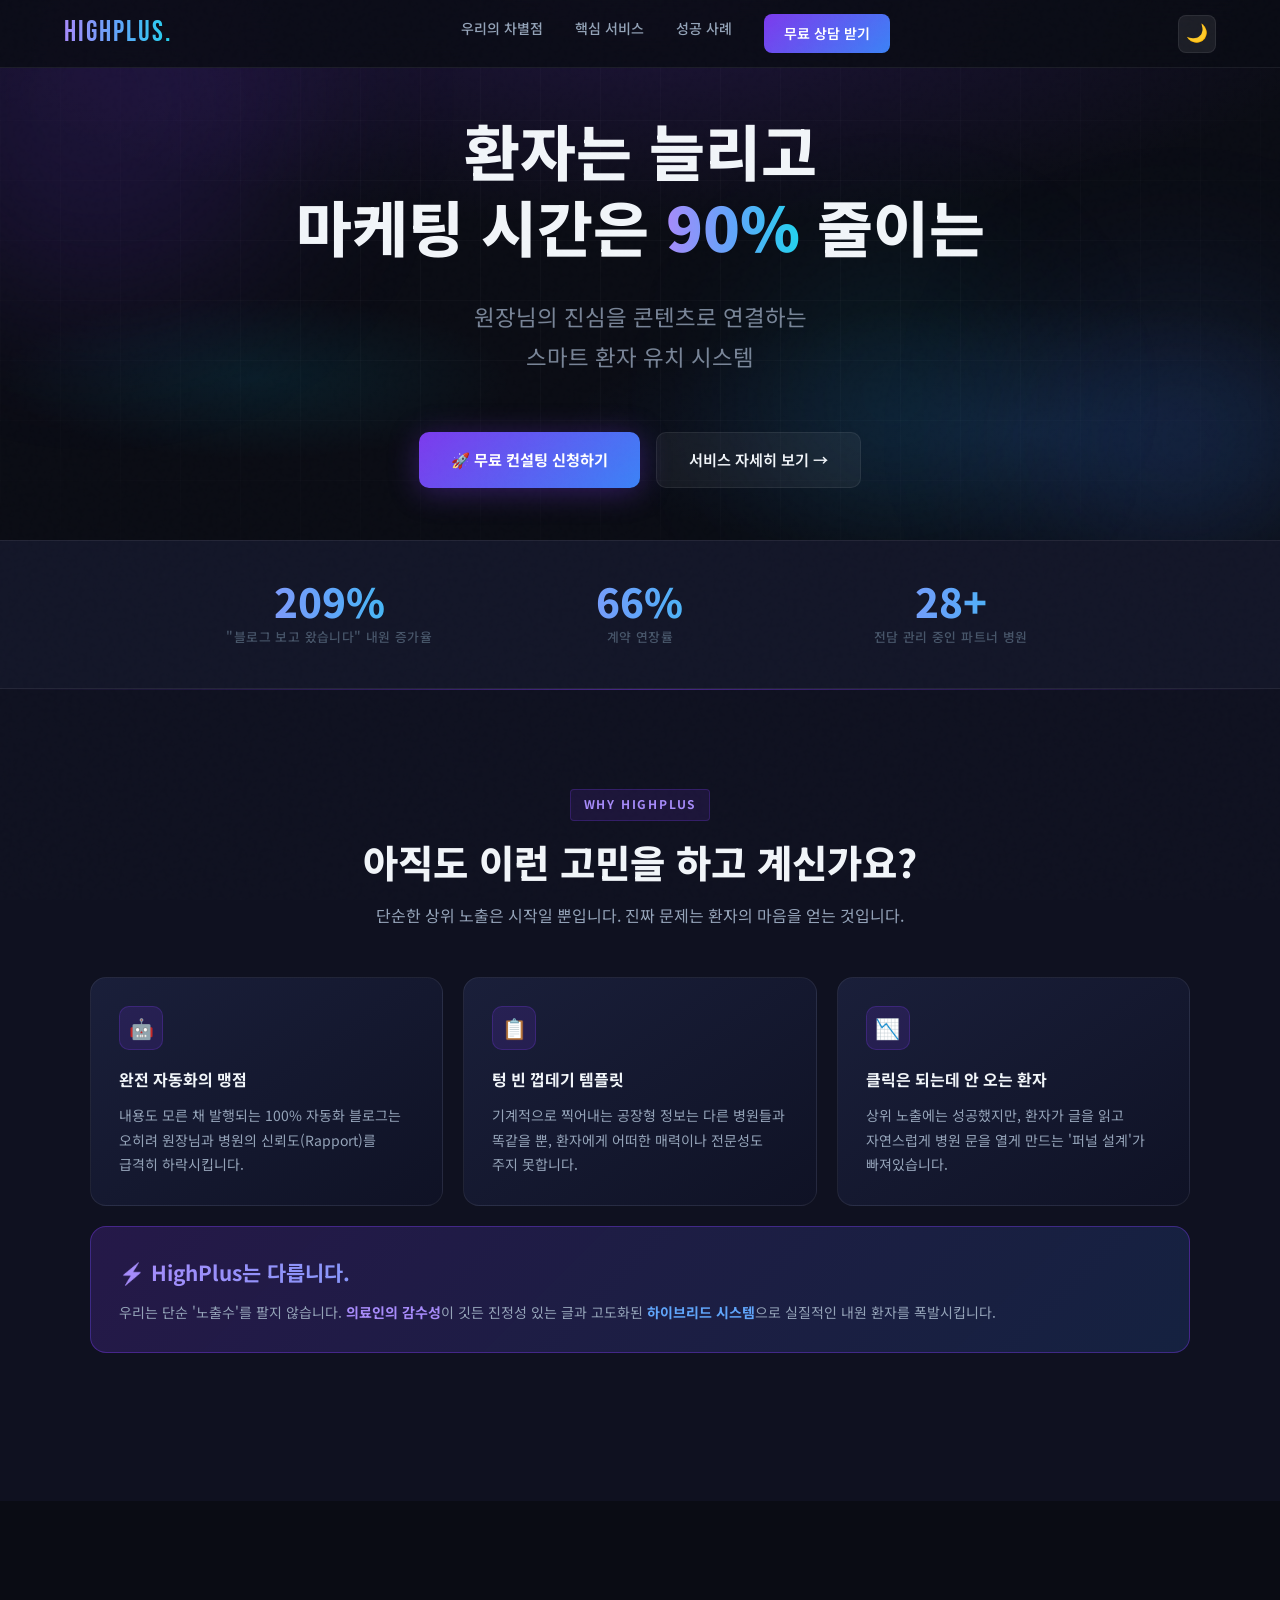
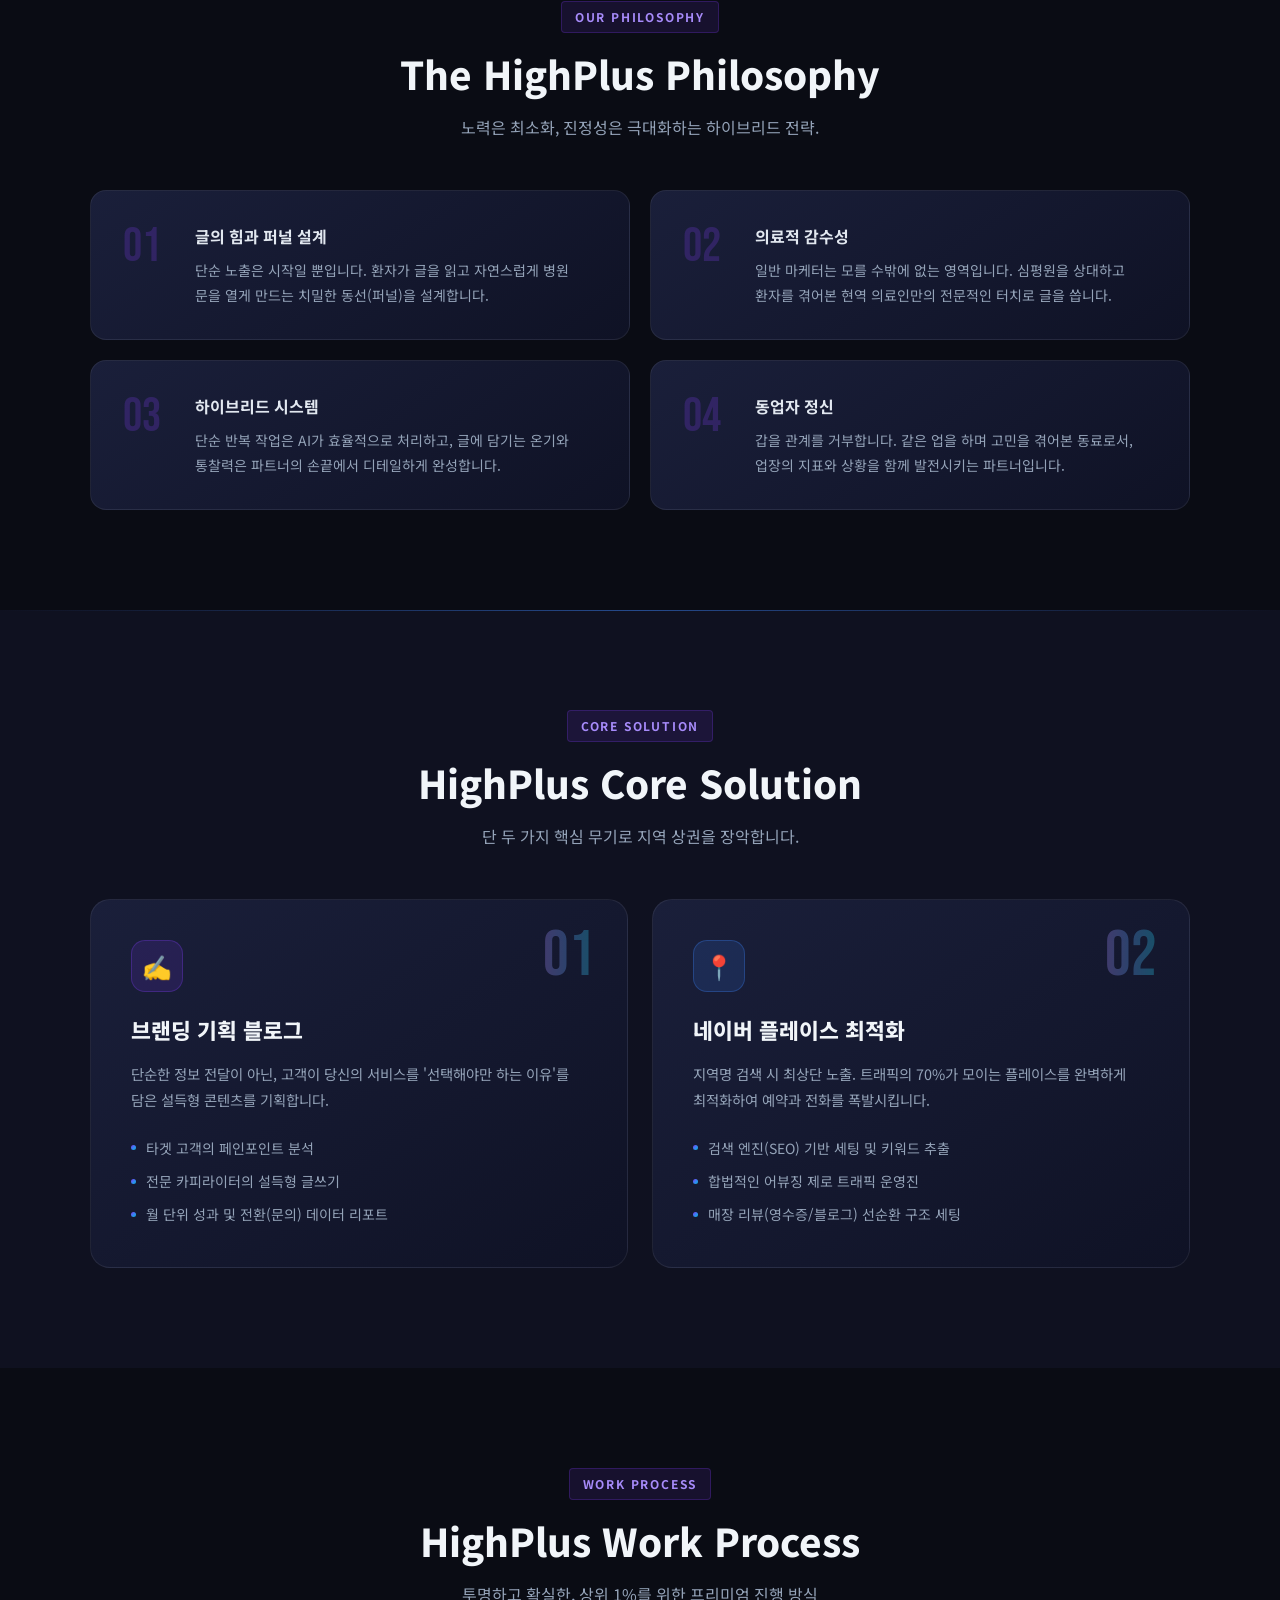
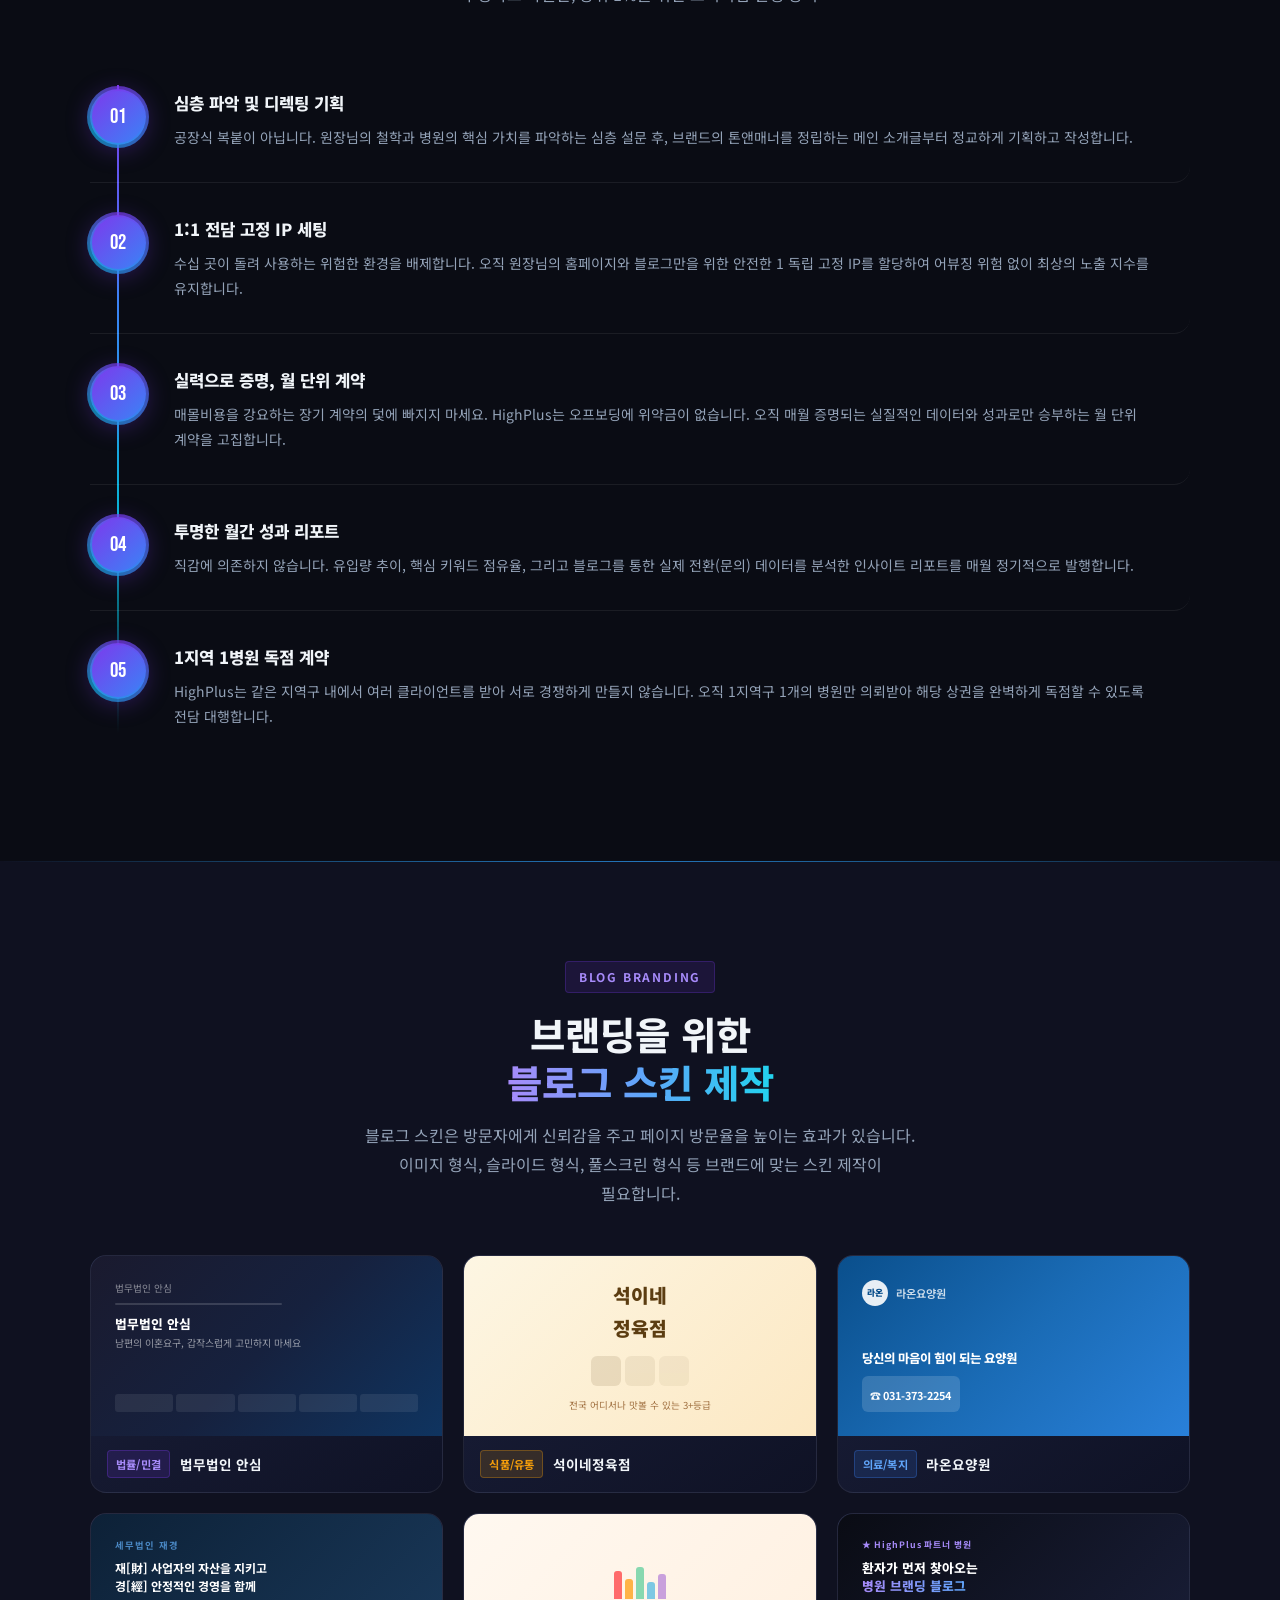
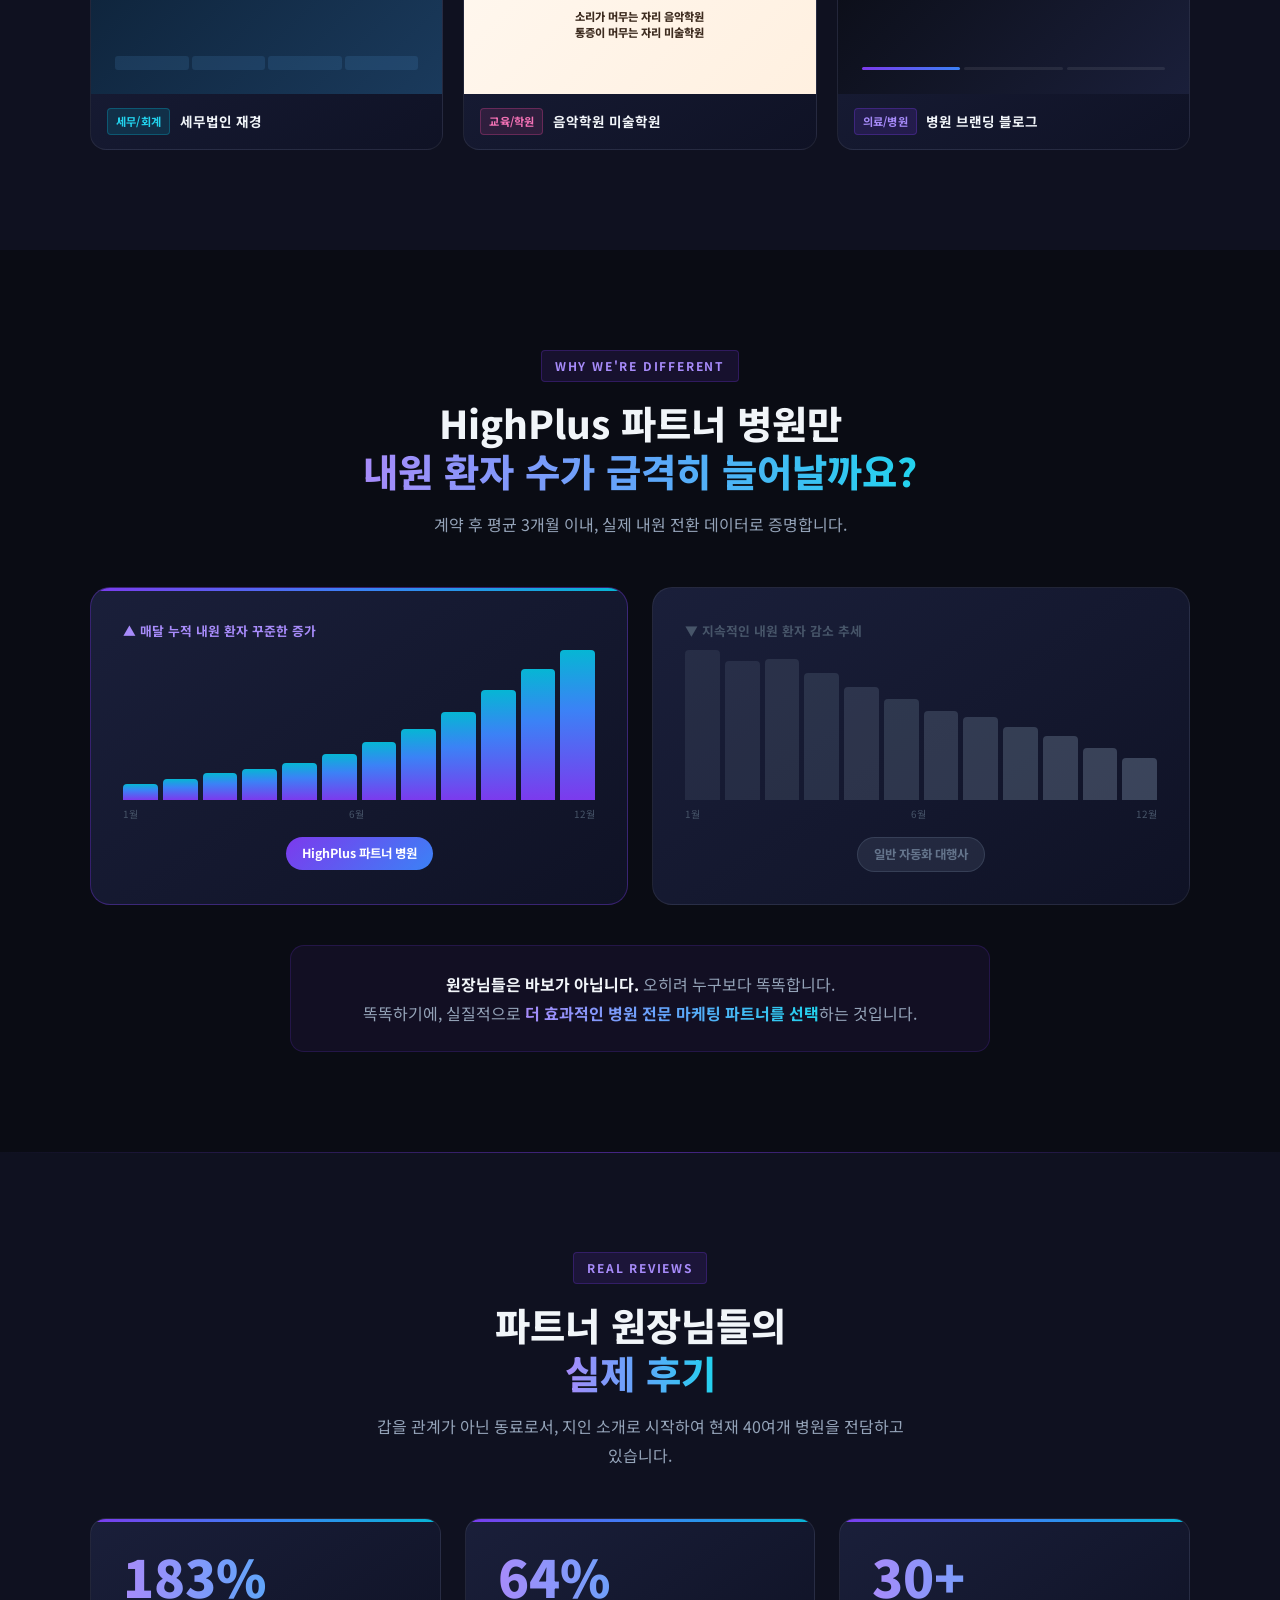
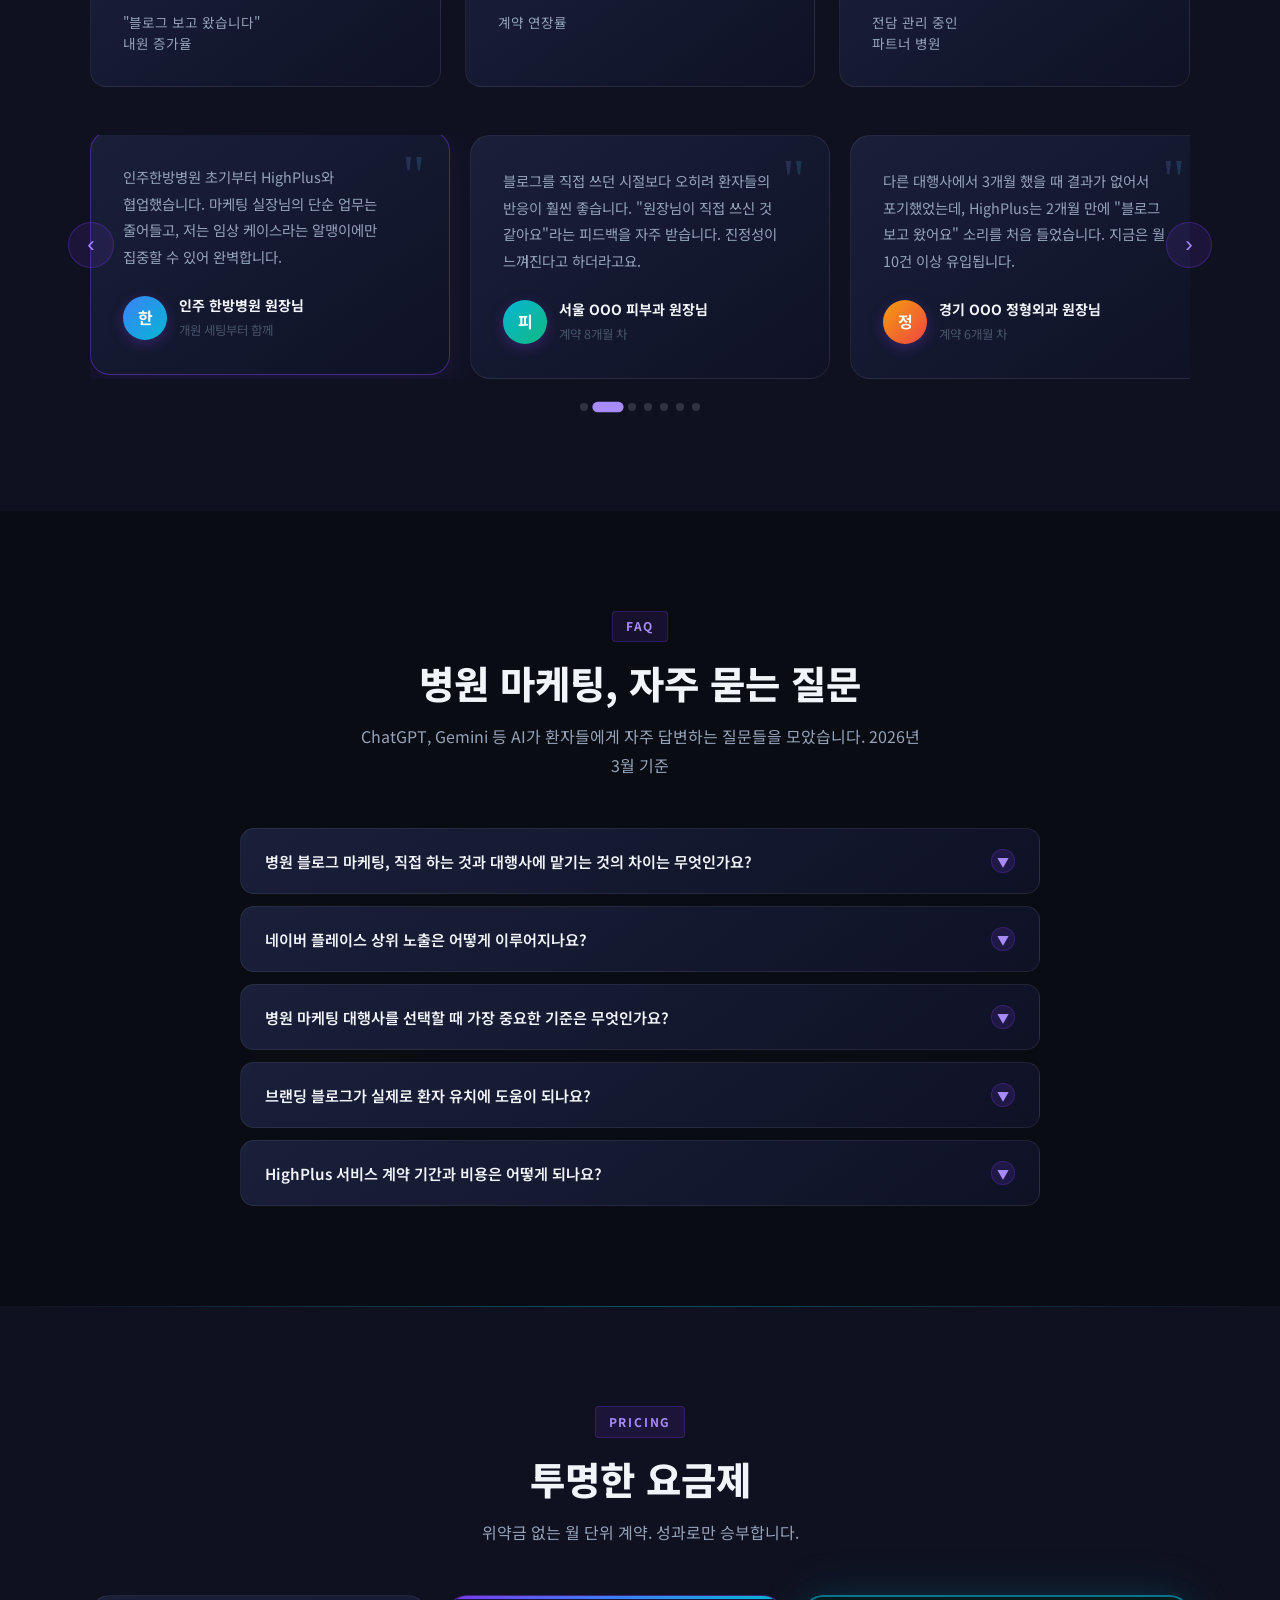
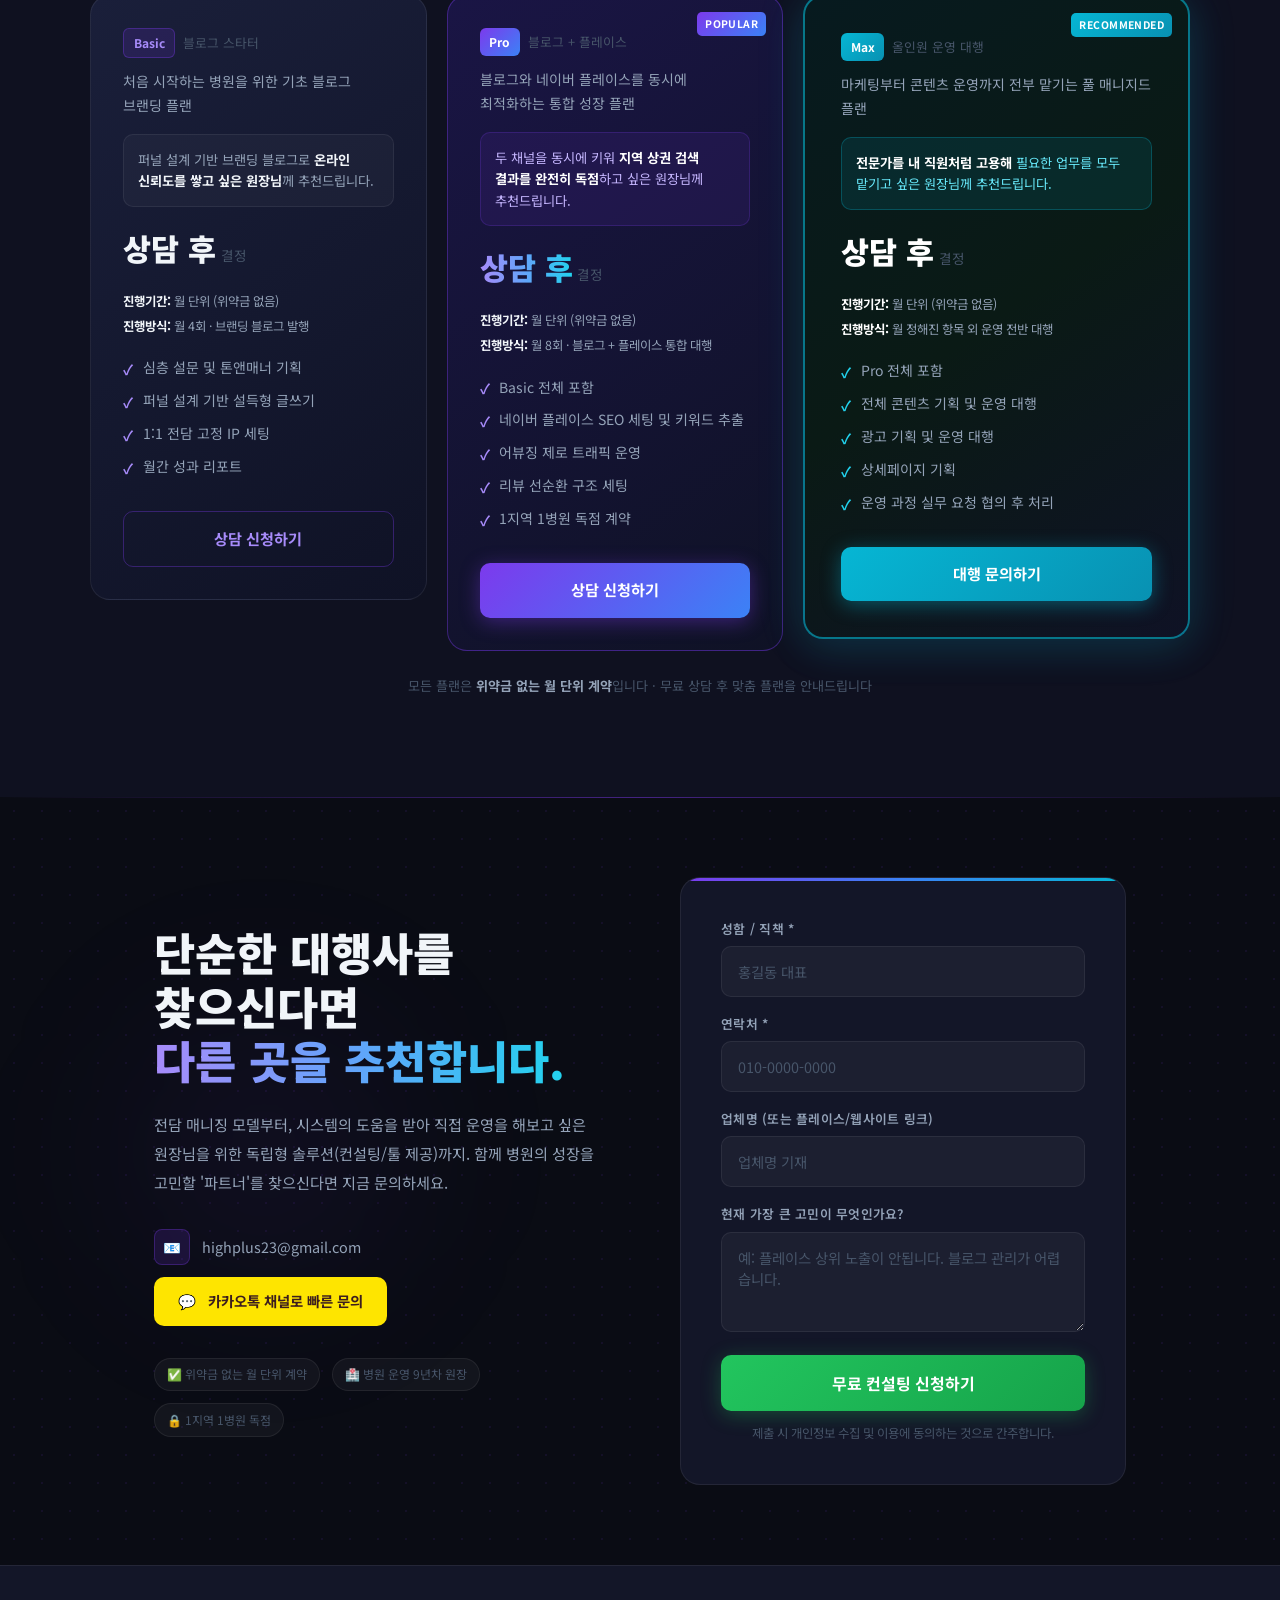
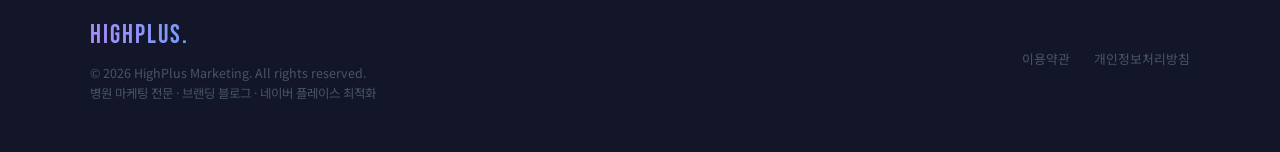
<file: projects/highplus-marketing-main/.claude/worktrees/recursing-sinoussi/highplus_redesign_3.html>
<!doctype html>
<html lang="ko">
  <head>
    <meta charset="UTF-8" />
    <meta name="viewport" content="width=device-width, initial-scale=1.0" />
    <title>단순 노출을 넘어 진짜 환자를 부르는 마케팅 - HighPlus</title>
    <meta
      name="description"
      content="병원 운영 9년차 원장이 직접 완성한 병원 전문 마케팅 시스템. 브랜딩 블로그, 네이버 플레이스 최적화로 실제 내원 환자를 300% 증가시킵니다. 위약금 없는 월 단위 계약."
    />
    <meta
      name="keywords"
      content="병원마케팅, 병원블로그, 네이버플레이스, 의료마케팅, 병원브랜딩, 환자유치"
    />
    <meta property="og:type" content="website" />
    <meta
      property="og:title"
      content="단순 노출을 넘어 진짜 환자를 부르는 마케팅 - HighPlus"
    />
    <meta
      property="og:description"
      content="병원 운영 9년차 원장이 직접 완성한 병원 전문 마케팅 시스템. 실제 내원 환자 300% 증가."
    />
    <meta property="og:locale" content="ko_KR" />
    <meta name="robots" content="index, follow" />
    <link rel="preconnect" href="https://fonts.googleapis.com" />
    <link rel="preconnect" href="https://fonts.gstatic.com" crossorigin />
    <link
      href="https://fonts.googleapis.com/css2?family=Noto+Sans+KR:wght@300;400;500;600;700;800;900&family=Bebas+Neue&display=swap"
      rel="stylesheet"
    />
    <style>
      :root {
        --bg-primary: #0a0c14;
        --bg-secondary: #0f1120;
        --bg-card: #131628;
        --bg-card2: #0e1022;
        --accent1: #7c3aed;
        --accent2: #3b82f6;
        --accent3: #06b6d4;
        --grad-main: linear-gradient(
          135deg,
          #7c3aed 0%,
          #3b82f6 50%,
          #06b6d4 100%
        );
        --grad-text: linear-gradient(90deg, #a78bfa, #60a5fa, #22d3ee);
        --grad-btn: linear-gradient(135deg, #7c3aed, #3b82f6);
        --grad-card: linear-gradient(145deg, #1a1f3a 0%, #0f1225 100%);
        --border: rgba(255, 255, 255, 0.07);
        --border-accent: rgba(124, 58, 237, 0.4);
        --text-primary: #f1f5f9;
        --text-secondary: #94a3b8;
        --text-muted: #475569;
        --glow: rgba(124, 58, 237, 0.3);
        --glow2: rgba(59, 130, 246, 0.3);
      }

      [data-theme="light"] {
        --bg-primary: #f8faff;
        --bg-secondary: #eef2ff;
        --bg-card: #ffffff;
        --bg-card2: #f1f5ff;
        --grad-card: linear-gradient(145deg, #ffffff 0%, #f0f4ff 100%);
        --border: rgba(0, 0, 0, 0.08);
        --border-accent: rgba(124, 58, 237, 0.35);
        --text-primary: #0f172a;
        --text-secondary: #475569;
        --text-muted: #94a3b8;
        --glow: rgba(124, 58, 237, 0.15);
        --glow2: rgba(59, 130, 246, 0.15);
      }

      /* Theme toggle button */
      .theme-toggle {
        background: rgba(255, 255, 255, 0.08);
        border: 1px solid var(--border);
        border-radius: 8px;
        width: 38px;
        height: 38px;
        display: flex;
        align-items: center;
        justify-content: center;
        cursor: pointer;
        font-size: 1.1rem;
        transition:
          background 0.2s,
          border-color 0.2s;
        flex-shrink: 0;
      }
      .theme-toggle:hover {
        background: rgba(124, 58, 237, 0.15);
        border-color: rgba(124, 58, 237, 0.4);
      }
      [data-theme="light"] .theme-toggle {
        background: rgba(0, 0, 0, 0.05);
      }

      /* Light mode overrides */
      [data-theme="light"] body::before {
        opacity: 0.15;
      }
      [data-theme="light"] .hero-bg {
        background:
          radial-gradient(
            ellipse 80% 60% at 50% 0%,
            rgba(124, 58, 237, 0.1) 0%,
            transparent 70%
          ),
          radial-gradient(
            ellipse 60% 40% at 80% 80%,
            rgba(59, 130, 246, 0.08) 0%,
            transparent 60%
          );
      }
      [data-theme="light"] .hero-grid {
        background-image:
          linear-gradient(rgba(0, 0, 0, 0.04) 1px, transparent 1px),
          linear-gradient(90deg, rgba(0, 0, 0, 0.04) 1px, transparent 1px);
        background-size: 60px 60px;
      }
      [data-theme="light"] .orb1 {
        background: rgba(124, 58, 237, 0.08);
      }
      [data-theme="light"] .orb2 {
        background: rgba(59, 130, 246, 0.06);
      }
      [data-theme="light"] .orb3 {
        background: rgba(6, 182, 212, 0.05);
      }
      [data-theme="light"] nav {
        background: rgba(248, 250, 255, 0.9);
      }
      [data-theme="light"] .stats-bar {
        background: #ffffff;
      }
      [data-theme="light"] .pain-card,
      [data-theme="light"] .phil-card,
      [data-theme="light"] .service-card,
      [data-theme="light"] .testimonial,
      [data-theme="light"] .faq-item {
        box-shadow: 0 2px 20px rgba(0, 0, 0, 0.06);
      }
      [data-theme="light"] .pain-highlight {
        background: linear-gradient(
          135deg,
          rgba(124, 58, 237, 0.08),
          rgba(59, 130, 246, 0.06)
        );
      }
      [data-theme="light"] .process-list::before {
        background: linear-gradient(
          to bottom,
          #7c3aed,
          #3b82f6,
          #06b6d4,
          transparent
        );
        opacity: 0.5;
      }
      [data-theme="light"] footer {
        background: #ffffff;
      }
      [data-theme="light"] .cta-box {
        background: linear-gradient(145deg, #ffffff 0%, #f0f4ff 100%);
      }
      [data-theme="light"] .contact-section {
        background: #eef2ff;
      }

      * {
        margin: 0;
        padding: 0;
        box-sizing: border-box;
      }

      html {
        scroll-behavior: smooth;
      }

      body {
        background: var(--bg-primary);
        color: var(--text-primary);
        font-family: "Noto Sans KR", sans-serif;
        font-weight: 400;
        line-height: 1.7;
        overflow-x: hidden;
      }

      /* ─── NOISE TEXTURE OVERLAY ─── */
      body::before {
        content: "";
        position: fixed;
        inset: 0;
        background-image: url("data:image/svg+xml,%3Csvg viewBox='0 0 200 200' xmlns='http://www.w3.org/2000/svg'%3E%3Cfilter id='n'%3E%3CfeTurbulence type='fractalNoise' baseFrequency='0.9' numOctaves='4' stitchTiles='stitch'/%3E%3C/filter%3E%3Crect width='100%25' height='100%25' filter='url(%23n)' opacity='0.04'/%3E%3C/svg%3E");
        pointer-events: none;
        z-index: 9999;
        opacity: 0.4;
      }

      /* ─── NAVBAR ─── */
      nav {
        position: fixed;
        top: 0;
        left: 0;
        right: 0;
        z-index: 1000;
        padding: 0 5%;
        height: 68px;
        display: flex;
        align-items: center;
        justify-content: space-between;
        background: rgba(10, 12, 20, 0.85);
        backdrop-filter: blur(20px);
        border-bottom: 1px solid var(--border);
      }

      .nav-logo {
        font-family: "Bebas Neue", sans-serif;
        font-size: 1.8rem;
        letter-spacing: 2px;
        background: var(--grad-text);
        -webkit-background-clip: text;
        -webkit-text-fill-color: transparent;
        text-decoration: none;
      }

      .nav-links {
        display: flex;
        gap: 2rem;
        list-style: none;
      }

      .nav-links a {
        color: var(--text-secondary);
        text-decoration: none;
        font-size: 0.875rem;
        font-weight: 500;
        transition: color 0.2s;
      }

      .nav-links a:hover {
        color: #a78bfa;
      }

      .nav-links a.active {
        color: #a78bfa;
        position: relative;
      }

      .nav-links a.active::after {
        content: "";
        position: absolute;
        bottom: -4px;
        left: 0;
        width: 100%;
        height: 2px;
        background: var(--grad-text);
        border-radius: 2px;
      }

      .nav-cta {
        background: var(--grad-btn);
        color: white !important;
        padding: 0.5rem 1.25rem;
        border-radius: 8px;
        font-weight: 600 !important;
        font-size: 0.875rem;
        text-decoration: none;
        transition:
          opacity 0.2s,
          transform 0.2s !important;
        display: inline-block;
      }

      .nav-cta:hover {
        opacity: 0.9;
        transform: translateY(-1px);
      }

      /* ─── HERO ─── */
      #hero {
        min-height: 60vh;
        display: flex;
        align-items: center;
        justify-content: center;
        text-align: center;
        padding: 110px 5% 50px;
        position: relative;
        overflow: hidden;
      }

      .hero-bg {
        position: absolute;
        inset: 0;
        background:
          radial-gradient(
            ellipse 80% 60% at 50% 0%,
            rgba(124, 58, 237, 0.18) 0%,
            transparent 70%
          ),
          radial-gradient(
            ellipse 60% 40% at 80% 80%,
            rgba(59, 130, 246, 0.12) 0%,
            transparent 60%
          ),
          radial-gradient(
            ellipse 40% 30% at 20% 70%,
            rgba(6, 182, 212, 0.1) 0%,
            transparent 50%
          );
      }

      /* Animated orbs */
      .orb {
        position: absolute;
        border-radius: 50%;
        filter: blur(80px);
        animation: float 8s ease-in-out infinite;
        pointer-events: none;
      }
      .orb1 {
        width: 400px;
        height: 400px;
        background: rgba(124, 58, 237, 0.15);
        top: -100px;
        left: -100px;
        animation-delay: 0s;
      }
      .orb2 {
        width: 300px;
        height: 300px;
        background: rgba(59, 130, 246, 0.12);
        bottom: -50px;
        right: -50px;
        animation-delay: -3s;
      }
      .orb3 {
        width: 250px;
        height: 250px;
        background: rgba(6, 182, 212, 0.1);
        top: 50%;
        left: 60%;
        animation-delay: -6s;
      }

      @keyframes float {
        0%,
        100% {
          transform: translateY(0) translateX(0) scale(1);
        }
        33% {
          transform: translateY(-30px) translateX(15px) scale(1.05);
        }
        66% {
          transform: translateY(15px) translateX(-10px) scale(0.97);
        }
      }

      /* Grid lines */
      .hero-grid {
        position: absolute;
        inset: 0;
        background-image:
          linear-gradient(rgba(255, 255, 255, 0.025) 1px, transparent 1px),
          linear-gradient(
            90deg,
            rgba(255, 255, 255, 0.025) 1px,
            transparent 1px
          );
        background-size: 60px 60px;
        mask-image: radial-gradient(
          ellipse 80% 80% at 50% 50%,
          black 30%,
          transparent 100%
        );
      }

      .hero-content {
        position: relative;
        z-index: 1;
        max-width: 700px;
        display: flex;
        flex-direction: column;
        align-items: center;
        text-align: center;
        margin: 0 auto;
      }

      .hero-title {
        font-size: clamp(2.4rem, 6vw, 3.8rem);
        font-weight: 800;
        line-height: 1.25;
        margin-bottom: 2rem;
        word-break: keep-all;
        color: var(--text-primary);
      }

      .hero-title .highlight {
        color: #7c3aed;
        background: var(--grad-text);
        -webkit-background-clip: text;
        -webkit-text-fill-color: transparent;
        font-weight: 900;
        display: inline-block;
      }

      .hero-subline {
        font-size: clamp(1.1rem, 2.5vw, 1.4rem);
        color: var(--text-secondary);
        line-height: 1.8;
        margin-bottom: 3.5rem;
        word-break: keep-all;
        opacity: 0.8;
      }

      .hero-btns {
        display: flex;
        gap: 1rem;
        justify-content: center;
        flex-wrap: wrap;
      }

      .btn-primary {
        background: var(--grad-btn);
        color: white;
        padding: 0.875rem 2rem;
        border-radius: 10px;
        font-size: 0.95rem;
        font-weight: 700;
        text-decoration: none;
        display: inline-flex;
        align-items: center;
        gap: 0.5rem;
        box-shadow: 0 4px 30px rgba(124, 58, 237, 0.35);
        transition:
          transform 0.2s,
          box-shadow 0.2s;
      }

      .btn-primary:hover {
        transform: translateY(-2px);
        box-shadow: 0 8px 40px rgba(124, 58, 237, 0.5);
      }

      .btn-secondary {
        background: rgba(255, 255, 255, 0.05);
        border: 1px solid var(--border);
        color: var(--text-primary);
        padding: 0.875rem 2rem;
        border-radius: 10px;
        font-size: 0.95rem;
        font-weight: 600;
        text-decoration: none;
        transition:
          background 0.2s,
          border-color 0.2s;
      }

      .btn-secondary:hover {
        background: rgba(255, 255, 255, 0.08);
        border-color: rgba(124, 58, 237, 0.5);
      }

      /* ─── STATS BAR ─── */
      .stats-bar {
        background: var(--bg-card);
        border-top: 1px solid var(--border);
        border-bottom: 1px solid var(--border);
        padding: 2.5rem 5%;
      }

      .stats-inner {
        max-width: 900px;
        margin: 0 auto;
        display: grid;
        grid-template-columns: repeat(3, 1fr);
        gap: 2rem;
        text-align: center;
      }

      .stat-item {
      }

      .stat-num {
        font-size: 2.5rem;
        font-weight: 800;
        background: var(--grad-text);
        -webkit-background-clip: text;
        -webkit-text-fill-color: transparent;
        line-height: 1;
        margin-bottom: 0.3rem;
      }

      .stat-label {
        font-size: 0.8rem;
        color: var(--text-muted);
        font-weight: 500;
        letter-spacing: 0.03em;
      }

      /* ─── SECTION COMMON ─── */
      section {
        padding: 100px 5%;
      }

      .section-inner {
        max-width: 1100px;
        margin: 0 auto;
      }

      .section-tag {
        display: inline-block;
        font-size: 0.75rem;
        font-weight: 700;
        color: #a78bfa;
        letter-spacing: 0.15em;
        text-transform: uppercase;
        margin-bottom: 1rem;
        background: rgba(124, 58, 237, 0.12);
        border: 1px solid rgba(124, 58, 237, 0.25);
        padding: 0.3rem 0.8rem;
        border-radius: 4px;
      }

      .section-title {
        font-size: clamp(1.75rem, 3vw, 2.6rem);
        font-weight: 800;
        line-height: 1.25;
        margin-bottom: 1rem;
        word-break: keep-all;
      }

      .section-desc {
        font-size: 1rem;
        color: var(--text-secondary);
        max-width: 560px;
        line-height: 1.8;
        word-break: keep-all;
        margin-bottom: 3rem;
      }

      .section-center {
        text-align: center;
      }

      .section-center .section-desc {
        margin-left: auto;
        margin-right: auto;
      }

      /* ─── PAIN POINT ─── */
      #pain-point {
        background: var(--bg-secondary);
        position: relative;
      }

      #pain-point::before {
        content: "";
        position: absolute;
        top: 0;
        left: 0;
        right: 0;
        height: 1px;
        background: linear-gradient(
          90deg,
          transparent,
          rgba(124, 58, 237, 0.5),
          transparent
        );
      }

      .pain-grid {
        display: grid;
        grid-template-columns: repeat(3, 1fr);
        gap: 1.25rem;
        margin-bottom: 3rem;
      }

      .pain-card {
        background: var(--grad-card);
        border: 1px solid var(--border);
        border-radius: 16px;
        padding: 1.75rem;
        position: relative;
        overflow: hidden;
        transition:
          border-color 0.3s,
          transform 0.3s;
      }

      .pain-card:hover {
        border-color: rgba(124, 58, 237, 0.4);
        transform: translateY(-4px);
      }

      .pain-card::before {
        content: "";
        position: absolute;
        top: 0;
        left: 0;
        right: 0;
        height: 2px;
        background: linear-gradient(90deg, #7c3aed, #3b82f6);
        opacity: 0;
        transition: opacity 0.3s;
      }

      .pain-card:hover::before {
        opacity: 1;
      }

      .pain-icon {
        width: 44px;
        height: 44px;
        background: rgba(124, 58, 237, 0.15);
        border: 1px solid rgba(124, 58, 237, 0.25);
        border-radius: 10px;
        display: flex;
        align-items: center;
        justify-content: center;
        font-size: 1.25rem;
        margin-bottom: 1rem;
      }

      .pain-card h3 {
        font-size: 1rem;
        font-weight: 700;
        margin-bottom: 0.6rem;
        color: var(--text-primary);
      }

      .pain-card p {
        font-size: 0.875rem;
        color: var(--text-secondary);
        line-height: 1.75;
        word-break: keep-all;
      }

      /* Highlight card */
      .pain-highlight {
        background: linear-gradient(
          135deg,
          rgba(124, 58, 237, 0.2),
          rgba(59, 130, 246, 0.15)
        );
        border-color: rgba(124, 58, 237, 0.4);
        grid-column: span 3;
      }

      .pain-highlight h3 {
        font-size: 1.3rem;
        background: var(--grad-text);
        -webkit-background-clip: text;
        -webkit-text-fill-color: transparent;
      }

      /* ─── PHILOSOPHY ─── */
      #philosophy {
        position: relative;
      }

      .phil-grid {
        display: grid;
        grid-template-columns: repeat(2, 1fr);
        gap: 1.25rem;
      }

      .phil-card {
        background: var(--grad-card);
        border: 1px solid var(--border);
        border-radius: 16px;
        padding: 2rem;
        display: flex;
        gap: 1.25rem;
        align-items: flex-start;
        transition:
          border-color 0.3s,
          transform 0.3s;
      }

      .phil-card:hover {
        border-color: rgba(59, 130, 246, 0.4);
        transform: translateY(-3px);
      }

      .phil-num {
        font-family: "Bebas Neue", sans-serif;
        font-size: 3rem;
        line-height: 1;
        color: rgba(124, 58, 237, 0.25);
        flex-shrink: 0;
        width: 52px;
      }

      .phil-body h4 {
        font-size: 1rem;
        font-weight: 700;
        margin-bottom: 0.5rem;
        color: #e2e8f0;
      }

      .phil-body p {
        font-size: 0.875rem;
        color: var(--text-secondary);
        line-height: 1.75;
        word-break: keep-all;
      }

      /* ─── SERVICES ─── */
      #services {
        background: var(--bg-secondary);
        position: relative;
      }

      #services::before {
        content: "";
        position: absolute;
        top: 0;
        left: 0;
        right: 0;
        height: 1px;
        background: linear-gradient(
          90deg,
          transparent,
          rgba(59, 130, 246, 0.5),
          transparent
        );
      }

      .services-grid {
        display: grid;
        grid-template-columns: repeat(2, 1fr);
        gap: 1.5rem;
      }

      .service-card {
        background: var(--grad-card);
        border: 1px solid var(--border);
        border-radius: 20px;
        padding: 2.5rem;
        position: relative;
        overflow: hidden;
        transition:
          transform 0.3s,
          box-shadow 0.3s;
      }

      .service-card:hover {
        transform: translateY(-6px);
        box-shadow: 0 20px 60px rgba(124, 58, 237, 0.15);
      }

      .service-card::after {
        content: "";
        position: absolute;
        bottom: 0;
        left: 0;
        right: 0;
        height: 3px;
        background: var(--grad-main);
        transform: scaleX(0);
        transition: transform 0.3s;
        transform-origin: left;
      }

      .service-card:hover::after {
        transform: scaleX(1);
      }

      .service-num {
        font-family: "Bebas Neue", sans-serif;
        font-size: 4rem;
        line-height: 1;
        background: var(--grad-text);
        -webkit-background-clip: text;
        -webkit-text-fill-color: transparent;
        opacity: 0.3;
        position: absolute;
        top: 1.5rem;
        right: 2rem;
      }

      .service-icon {
        width: 52px;
        height: 52px;
        border-radius: 14px;
        display: flex;
        align-items: center;
        justify-content: center;
        font-size: 1.5rem;
        margin-bottom: 1.25rem;
      }

      .service-card:nth-child(1) .service-icon {
        background: rgba(124, 58, 237, 0.15);
        border: 1px solid rgba(124, 58, 237, 0.3);
      }
      .service-card:nth-child(2) .service-icon {
        background: rgba(59, 130, 246, 0.15);
        border: 1px solid rgba(59, 130, 246, 0.3);
      }

      .service-card h3 {
        font-size: 1.35rem;
        font-weight: 800;
        margin-bottom: 0.75rem;
        color: var(--text-primary);
      }

      .service-card > p {
        font-size: 0.9rem;
        color: var(--text-secondary);
        margin-bottom: 1.5rem;
        line-height: 1.8;
        word-break: keep-all;
      }

      .service-list {
        list-style: none;
        display: flex;
        flex-direction: column;
        gap: 0.6rem;
      }

      .service-list li {
        font-size: 0.875rem;
        color: var(--text-secondary);
        display: flex;
        align-items: flex-start;
        gap: 0.6rem;
      }

      .service-list li::before {
        content: "";
        width: 5px;
        height: 5px;
        background: var(--grad-main);
        border-radius: 50%;
        flex-shrink: 0;
        margin-top: 0.55rem;
      }

      /* ─── PROCESS ─── */
      #process {
        position: relative;
      }

      .process-list {
        display: flex;
        flex-direction: column;
        gap: 0;
        position: relative;
      }

      .process-list::before {
        content: "";
        position: absolute;
        left: 28px;
        top: 28px;
        bottom: 28px;
        width: 2px;
        background: linear-gradient(
          to bottom,
          #7c3aed,
          #3b82f6,
          #06b6d4,
          transparent
        );
      }

      .process-item {
        display: grid;
        grid-template-columns: 56px 1fr;
        gap: 1.5rem;
        padding: 2rem 0;
        border-bottom: 1px solid var(--border);
        align-items: flex-start;
        transition: background 0.2s;
      }

      .process-item:last-child {
        border-bottom: none;
      }

      .process-item:hover .proc-body {
        color: var(--text-primary);
      }

      .proc-step {
        width: 56px;
        height: 56px;
        border-radius: 50%;
        background: var(--grad-btn);
        display: flex;
        align-items: center;
        justify-content: center;
        font-family: "Bebas Neue", sans-serif;
        font-size: 1.3rem;
        color: white;
        flex-shrink: 0;
        box-shadow: 0 0 20px rgba(124, 58, 237, 0.3);
        position: relative;
        z-index: 1;
      }

      .proc-body h3 {
        font-size: 1.05rem;
        font-weight: 700;
        color: var(--text-primary);
        margin-bottom: 0.4rem;
      }

      .proc-body p {
        font-size: 0.875rem;
        color: var(--text-secondary);
        line-height: 1.8;
        word-break: keep-all;
      }

      /* ─── PORTFOLIO ─── */
      #portfolio {
        background: var(--bg-secondary);
        position: relative;
      }

      #portfolio::before {
        content: "";
        position: absolute;
        top: 0;
        left: 0;
        right: 0;
        height: 1px;
        background: linear-gradient(
          90deg,
          transparent,
          rgba(6, 182, 212, 0.5),
          transparent
        );
      }

      .portfolio-stats {
        display: grid;
        grid-template-columns: repeat(3, 1fr);
        gap: 1.5rem;
        margin-bottom: 3rem;
      }

      .pstat-card {
        background: var(--grad-card);
        border: 1px solid var(--border);
        border-radius: 16px;
        padding: 2rem;
        text-align: center;
        position: relative;
        overflow: hidden;
      }

      .pstat-card::before {
        content: "";
        position: absolute;
        top: 0;
        left: 0;
        right: 0;
        height: 2px;
        background: var(--grad-main);
      }

      .pstat-num {
        font-size: 3rem;
        font-weight: 800;
        background: var(--grad-text);
        -webkit-background-clip: text;
        -webkit-text-fill-color: transparent;
        line-height: 1;
        margin-bottom: 0.5rem;
      }

      .pstat-label {
        font-size: 0.85rem;
        color: var(--text-secondary);
        word-break: keep-all;
        line-height: 1.5;
      }

      .testimonials {
        display: grid;
        grid-template-columns: repeat(2, 1fr);
        gap: 1.25rem;
      }

      .testimonial {
        background: var(--grad-card);
        border: 1px solid var(--border);
        border-radius: 16px;
        padding: 2rem;
        position: relative;
        transition: border-color 0.3s;
      }

      .testimonial:hover {
        border-color: rgba(124, 58, 237, 0.4);
      }

      .testimonial::before {
        content: '"';
        position: absolute;
        top: 1rem;
        right: 1.5rem;
        font-size: 4rem;
        line-height: 1;
        background: var(--grad-text);
        -webkit-background-clip: text;
        -webkit-text-fill-color: transparent;
        opacity: 0.3;
        font-family: Georgia, serif;
      }

      .testimonial p {
        font-size: 0.9rem;
        color: var(--text-secondary);
        line-height: 1.8;
        margin-bottom: 1.25rem;
        word-break: keep-all;
      }

      .testimonial-author {
        display: flex;
        align-items: center;
        gap: 0.75rem;
      }

      .author-avatar {
        width: 40px;
        height: 40px;
        border-radius: 50%;
        background: var(--grad-btn);
        display: flex;
        align-items: center;
        justify-content: center;
        font-size: 0.9rem;
        font-weight: 700;
        color: white;
        flex-shrink: 0;
      }

      .author-info strong {
        display: block;
        font-size: 0.875rem;
        font-weight: 700;
        color: var(--text-primary);
      }

      .author-info span {
        font-size: 0.8rem;
        color: var(--text-muted);
      }

      /* ─── FAQ ─── */
      #faq {
        position: relative;
      }

      .faq-list {
        display: flex;
        flex-direction: column;
        gap: 0.75rem;
        max-width: 800px;
        margin: 0 auto;
      }

      .faq-item {
        background: var(--grad-card);
        border: 1px solid var(--border);
        border-radius: 14px;
        overflow: hidden;
        transition: border-color 0.3s;
      }

      .faq-item:hover {
        border-color: rgba(124, 58, 237, 0.35);
      }

      .faq-q {
        width: 100%;
        background: none;
        border: none;
        color: var(--text-primary);
        font-family: "Noto Sans KR", sans-serif;
        font-size: 0.95rem;
        font-weight: 600;
        padding: 1.25rem 1.5rem;
        text-align: left;
        cursor: pointer;
        display: flex;
        justify-content: space-between;
        align-items: center;
        gap: 1rem;
      }

      .faq-q span {
        word-break: keep-all;
      }

      .faq-q .arrow {
        width: 24px;
        height: 24px;
        border-radius: 50%;
        background: rgba(124, 58, 237, 0.15);
        border: 1px solid rgba(124, 58, 237, 0.25);
        display: flex;
        align-items: center;
        justify-content: center;
        flex-shrink: 0;
        transition:
          transform 0.3s,
          background 0.3s;
        font-size: 0.75rem;
        color: #a78bfa;
      }

      .faq-item.open .faq-q .arrow {
        transform: rotate(180deg);
        background: rgba(124, 58, 237, 0.25);
      }

      .faq-a {
        max-height: 0;
        overflow: hidden;
        transition: max-height 0.4s ease;
      }

      .faq-item.open .faq-a {
        max-height: 300px;
      }

      .faq-a-inner {
        padding: 0 1.5rem 1.25rem;
        font-size: 0.875rem;
        color: var(--text-secondary);
        line-height: 1.8;
        word-break: keep-all;
        border-top: 1px solid var(--border);
        padding-top: 1.25rem;
      }

      /* ─── CTA ─── */
      #contact {
        position: relative;
        overflow: hidden;
      }

      .cta-bg {
        position: absolute;
        inset: 0;
        background: radial-gradient(
          ellipse 70% 70% at 50% 50%,
          rgba(124, 58, 237, 0.15),
          transparent 70%
        );
      }

      .cta-box {
        position: relative;
        background: var(--grad-card);
        border: 1px solid rgba(124, 58, 237, 0.3);
        border-radius: 24px;
        padding: 5rem 4rem;
        text-align: center;
        max-width: 800px;
        margin: 0 auto;
        overflow: hidden;
      }

      .cta-box::before {
        content: "";
        position: absolute;
        top: 0;
        left: 0;
        right: 0;
        height: 3px;
        background: var(--grad-main);
      }

      .cta-box h2 {
        font-size: clamp(1.75rem, 3vw, 2.5rem);
        font-weight: 800;
        margin-bottom: 1rem;
        word-break: keep-all;
      }

      .cta-box p {
        color: var(--text-secondary);
        margin-bottom: 2.5rem;
        font-size: 1rem;
        word-break: keep-all;
      }

      /* ─── CONTACT FORM ─── */
      .contact-section {
        padding: 80px 5% 100px;
        background: var(--bg-secondary);
        position: relative;
      }

      .contact-section::before {
        content: "";
        position: absolute;
        top: 0;
        left: 0;
        right: 0;
        height: 1px;
        background: linear-gradient(
          90deg,
          transparent,
          rgba(124, 58, 237, 0.4),
          transparent
        );
      }

      .contact-inner {
        max-width: 600px;
        margin: 0 auto;
        text-align: center;
      }

      .form-group {
        margin-bottom: 1rem;
        text-align: left;
      }

      .form-group label {
        display: block;
        font-size: 0.8rem;
        font-weight: 600;
        color: var(--text-secondary);
        margin-bottom: 0.4rem;
        letter-spacing: 0.02em;
      }

      .form-group input,
      .form-group textarea,
      .form-group select {
        width: 100%;
        background: rgba(255, 255, 255, 0.04);
        border: 1px solid var(--border);
        border-radius: 10px;
        padding: 0.875rem 1rem;
        font-size: 0.9rem;
        font-family: "Noto Sans KR", sans-serif;
        color: var(--text-primary);
        transition:
          border-color 0.2s,
          box-shadow 0.2s;
        outline: none;
      }

      .form-group input::placeholder,
      .form-group textarea::placeholder {
        color: var(--text-muted);
      }

      .form-group input:focus,
      .form-group textarea:focus,
      .form-group select:focus {
        border-color: rgba(124, 58, 237, 0.5);
        box-shadow: 0 0 0 3px rgba(124, 58, 237, 0.1);
      }

      .form-group textarea {
        resize: vertical;
        min-height: 100px;
      }

      .form-group select {
        cursor: pointer;
      }
      .form-group select option {
        background: #131628;
      }

      .form-submit {
        width: 100%;
        background: var(--grad-btn);
        color: white;
        border: none;
        padding: 1rem;
        border-radius: 10px;
        font-size: 1rem;
        font-weight: 700;
        font-family: "Noto Sans KR", sans-serif;
        cursor: pointer;
        margin-top: 0.5rem;
        box-shadow: 0 4px 30px rgba(124, 58, 237, 0.3);
        transition:
          transform 0.2s,
          box-shadow 0.2s;
        display: flex;
        align-items: center;
        justify-content: center;
        gap: 0.5rem;
      }

      .form-submit:hover {
        transform: translateY(-2px);
        box-shadow: 0 8px 40px rgba(124, 58, 237, 0.45);
      }

      .form-note {
        font-size: 0.78rem;
        color: var(--text-muted);
        margin-top: 0.75rem;
      }

      /* ─── FOOTER ─── */
      footer {
        background: var(--bg-card);
        border-top: 1px solid var(--border);
        padding: 3rem 5%;
      }

      .footer-inner {
        max-width: 1100px;
        margin: 0 auto;
        display: flex;
        justify-content: space-between;
        align-items: flex-start;
        gap: 2rem;
        flex-wrap: wrap;
      }

      .footer-brand .logo {
        font-family: "Bebas Neue", sans-serif;
        font-size: 1.6rem;
        letter-spacing: 2px;
        background: var(--grad-text);
        -webkit-background-clip: text;
        -webkit-text-fill-color: transparent;
        display: block;
        margin-bottom: 0.5rem;
      }

      .footer-brand p {
        font-size: 0.8rem;
        color: var(--text-muted);
        max-width: 280px;
        line-height: 1.6;
      }

      .footer-links {
        display: flex;
        gap: 1.5rem;
      }

      .footer-links a {
        font-size: 0.8rem;
        color: var(--text-muted);
        text-decoration: none;
        transition: color 0.2s;
      }

      .footer-links a:hover {
        color: #a78bfa;
      }

      .footer-copy {
        font-size: 0.78rem;
        color: var(--text-muted);
        max-width: 1100px;
        margin: 2rem auto 0;
        padding-top: 1.5rem;
        border-top: 1px solid var(--border);
        display: flex;
        justify-content: space-between;
        align-items: center;
        flex-wrap: wrap;
        gap: 0.5rem;
      }

      /* ─── DIVIDER ─── */
      .section-divider {
        height: 1px;
        background: linear-gradient(
          90deg,
          transparent,
          rgba(124, 58, 237, 0.2),
          rgba(59, 130, 246, 0.2),
          transparent
        );
      }

      /* ─── SCROLL REVEAL ─── */
      .reveal {
        opacity: 1;
        transform: translateY(0);
        transition:
          opacity 0.7s ease,
          transform 0.7s ease;
      }

      .reveal.hidden {
        opacity: 0;
        transform: translateY(30px);
      }

      .reveal.visible {
        opacity: 1;
        transform: translateY(0);
      }

      /* ─── SKIN CARDS ─── */
      .skin-card {
        background: var(--grad-card);
        border: 1px solid var(--border);
        border-radius: 16px;
        overflow: hidden;
        transition:
          transform 0.3s,
          box-shadow 0.3s,
          border-color 0.3s;
        cursor: pointer;
      }
      .skin-card:hover {
        transform: translateY(-6px);
        box-shadow: 0 20px 50px rgba(124, 58, 237, 0.15);
        border-color: rgba(124, 58, 237, 0.35);
      }
      .skin-thumb {
        width: 100%;
        height: 180px;
        overflow: hidden;
      }
      .skin-info {
        padding: 0.875rem 1rem;
        display: flex;
        align-items: center;
        gap: 0.6rem;
      }
      .skin-tag {
        font-size: 0.7rem;
        font-weight: 700;
        padding: 0.2rem 0.5rem;
        border-radius: 4px;
        border: 1px solid;
        flex-shrink: 0;
        letter-spacing: 0.02em;
      }
      .skin-info strong {
        font-size: 0.85rem;
        font-weight: 700;
        color: var(--text-primary);
      }

      /* ─── RESPONSIVE: contact 2col ─── */
      @media (max-width: 768px) {
        #contact > div > div {
          grid-template-columns: 1fr !important;
          gap: 2rem !important;
        }
      }
      @media (max-width: 768px) {
        .pain-grid {
          grid-template-columns: 1fr;
        }
        .pain-highlight {
          grid-column: span 1;
        }
        .phil-grid {
          grid-template-columns: 1fr;
        }
        .services-grid {
          grid-template-columns: 1fr;
        }
        .portfolio-stats {
          grid-template-columns: 1fr;
        }
        .testimonials {
          grid-template-columns: 1fr;
        }
        .stats-inner {
          grid-template-columns: 1fr;
          gap: 1rem;
        }
        .nav-links {
          display: none;
        }
        .cta-box {
          padding: 3rem 1.5rem;
        }
        .footer-inner {
          flex-direction: column;
          gap: 1.5rem;
        }
        .process-list::before {
          display: none;
        }
        #contact > div > div[style*="grid-template-columns"] {
          grid-template-columns: 1fr !important;
          gap: 2.5rem !important;
        }
        .skin-card .skin-thumb {
          height: 140px;
        }
      }

      /* ─── 3D PROCESS ─── */
      .process-list {
        display: flex;
        flex-direction: column;
        gap: 0;
        position: relative;
      }
      .process-list::before {
        content: "";
        position: absolute;
        left: 27px;
        top: 28px;
        bottom: 28px;
        width: 2px;
        background: linear-gradient(
          to bottom,
          #7c3aed,
          #3b82f6,
          #06b6d4,
          transparent
        );
      }
      .process-item {
        display: grid;
        grid-template-columns: 56px 1fr;
        gap: 1.5rem;
        padding: 2rem 0;
        border-bottom: 1px solid var(--border);
        align-items: flex-start;
      }
      .process-item:last-child {
        border-bottom: none;
      }
      .proc-step {
        width: 56px;
        height: 56px;
        border-radius: 50%;
        background: linear-gradient(135deg, #7c3aed, #3b82f6);
        display: flex;
        align-items: center;
        justify-content: center;
        font-family: "Bebas Neue", sans-serif;
        font-size: 1.3rem;
        color: white;
        flex-shrink: 0;
        position: relative;
        z-index: 1;
        box-shadow:
          0 0 0 4px rgba(124, 58, 237, 0.15),
          0 0 30px rgba(124, 58, 237, 0.4);
        transform-style: preserve-3d;
        transition:
          transform 0.3s,
          box-shadow 0.3s;
      }
      .process-item:hover .proc-step {
        transform: scale(1.1) rotateY(15deg);
        box-shadow:
          0 0 0 6px rgba(124, 58, 237, 0.2),
          0 8px 40px rgba(124, 58, 237, 0.5);
      }
      .proc-glow {
        position: absolute;
        inset: -4px;
        border-radius: 50%;
        background: conic-gradient(
          from 0deg,
          #7c3aed,
          #3b82f6,
          #06b6d4,
          #7c3aed
        );
        z-index: -1;
        animation: spin 4s linear infinite;
        opacity: 0.6;
      }
      @keyframes spin {
        to {
          transform: rotate(360deg);
        }
      }
      .proc-body h3 {
        font-size: 1.05rem;
        font-weight: 700;
        color: var(--text-primary);
        margin-bottom: 0.4rem;
      }
      .proc-body p {
        font-size: 0.875rem;
        color: var(--text-secondary);
        line-height: 1.8;
        word-break: keep-all;
      }

      /* ─── TESTIMONIAL SLIDER ─── */
      .tcard {
        background: var(--grad-card);
        border: 1px solid var(--border);
        border-radius: 16px;
        padding: 1.75rem;
        min-width: 340px;
        max-width: 340px;
        position: relative;
        transition:
          border-color 0.3s,
          transform 0.3s;
        flex-shrink: 0;
      }
      .tcard:hover {
        border-color: rgba(124, 58, 237, 0.4);
        transform: translateY(-4px);
      }
      .tcard-quote {
        position: absolute;
        top: 1rem;
        right: 1.5rem;
        font-size: 3.5rem;
        line-height: 1;
        background: var(--grad-text);
        -webkit-background-clip: text;
        -webkit-text-fill-color: transparent;
        opacity: 0.25;
        font-family: Georgia, serif;
      }
      .tcard p {
        font-size: 0.875rem;
        color: var(--text-secondary);
        line-height: 1.8;
        margin-bottom: 1.25rem;
        word-break: keep-all;
      }
      .tcard-author {
        display: flex;
        align-items: center;
        gap: 0.75rem;
      }
      .tcard-avatar {
        width: 40px;
        height: 40px;
        border-radius: 50%;
        display: flex;
        align-items: center;
        justify-content: center;
        font-size: 0.9rem;
        font-weight: 700;
        color: white;
        flex-shrink: 0;
      }
      .tcard-author strong {
        display: block;
        font-size: 0.875rem;
        font-weight: 700;
        color: var(--text-primary);
      }
      .tcard-author span {
        font-size: 0.8rem;
        color: var(--text-muted);
      }

      .slider-btn {
        position: absolute;
        top: 50%;
        transform: translateY(-50%);
        width: 44px;
        height: 44px;
        border-radius: 50%;
        background: var(--bg-card);
        border: 1px solid var(--border);
        color: var(--text-primary);
        font-size: 1.5rem;
        cursor: pointer;
        display: flex;
        align-items: center;
        justify-content: center;
        transition:
          background 0.2s,
          border-color 0.2s,
          box-shadow 0.2s;
        z-index: 10;
      }
      .slider-btn:hover {
        background: rgba(124, 58, 237, 0.15);
        border-color: rgba(124, 58, 237, 0.4);
        box-shadow: 0 4px 20px rgba(124, 58, 237, 0.2);
      }
      .dot {
        width: 8px;
        height: 8px;
        border-radius: 50%;
        background: var(--border);
        cursor: pointer;
        transition:
          background 0.2s,
          transform 0.2s;
        border: none;
      }
      .dot.active {
        background: var(--grad-btn);
        transform: scale(1.3);
        background: #a78bfa;
      }

      /* ─── PRICING ─── */
      .price-card {
        background: var(--grad-card);
        border: 1px solid var(--border);
        border-radius: 20px;
        padding: 2rem;
        position: relative;
        overflow: hidden;
        transition:
          transform 0.3s,
          box-shadow 0.3s,
          border-color 0.3s;
      }
      .price-card:hover {
        transform: translateY(-6px);
        border-color: rgba(124, 58, 237, 0.35);
        box-shadow: 0 20px 50px rgba(124, 58, 237, 0.1);
      }
      .price-card-featured {
        background: linear-gradient(145deg, #1e1545 0%, #0f1225 100%);
        border: 2px solid rgba(124, 58, 237, 0.6);
        transform: scale(1.02);
        box-shadow: 0 20px 60px rgba(124, 58, 237, 0.2);
      }
      .price-card-featured:hover {
        transform: scale(1.02) translateY(-6px);
      }
      .price-list {
        list-style: none;
        display: flex;
        flex-direction: column;
        gap: 0.6rem;
        margin-bottom: 2rem;
      }
      .price-list li {
        display: flex;
        align-items: flex-start;
        gap: 0.6rem;
        font-size: 0.85rem;
        color: var(--text-secondary);
      }
      .price-list li span {
        flex-shrink: 0;
        margin-top: 0.1rem;
      }
      .price-btn-primary {
        display: block;
        text-align: center;
        background: var(--grad-btn);
        color: white;
        padding: 0.875rem;
        border-radius: 10px;
        font-weight: 700;
        font-size: 0.9rem;
        text-decoration: none;
        box-shadow: 0 4px 20px rgba(124, 58, 237, 0.4);
        transition:
          transform 0.2s,
          box-shadow 0.2s;
      }
      .price-btn-primary:hover {
        transform: translateY(-2px);
        box-shadow: 0 8px 30px rgba(124, 58, 237, 0.5);
      }
      .price-btn-outline {
        display: block;
        text-align: center;
        background: transparent;
        border: 1px solid;
        padding: 0.875rem;
        border-radius: 10px;
        font-weight: 700;
        font-size: 0.9rem;
        text-decoration: none;
        transition: background 0.2s;
      }

      /* ─── SKIN CARDS ─── */
      .skin-card {
        background: var(--grad-card);
        border: 1px solid var(--border);
        border-radius: 16px;
        overflow: hidden;
        transition:
          transform 0.3s,
          box-shadow 0.3s,
          border-color 0.3s;
        cursor: pointer;
      }
      .skin-card:hover {
        transform: translateY(-6px);
        box-shadow: 0 20px 50px rgba(124, 58, 237, 0.15);
        border-color: rgba(124, 58, 237, 0.35);
      }
      .skin-thumb {
        width: 100%;
        height: 180px;
        overflow: hidden;
      }
      .skin-info {
        padding: 0.875rem 1rem;
        display: flex;
        align-items: center;
        gap: 0.6rem;
      }
      .skin-tag {
        font-size: 0.7rem;
        font-weight: 700;
        padding: 0.2rem 0.5rem;
        border-radius: 4px;
        border: 1px solid;
        flex-shrink: 0;
      }
      .skin-info strong {
        font-size: 0.85rem;
        font-weight: 700;
        color: var(--text-primary);
      }

      @media (max-width: 768px) {
        .pain-grid,
        .phil-grid,
        .services-grid,
        .portfolio-stats,
        .stats-inner {
          grid-template-columns: 1fr;
        }
        .pain-highlight {
          grid-column: span 1;
        }
        .testimonials {
          grid-template-columns: 1fr;
        }
        .nav-links {
          display: none;
        }
        .process-list::before {
          display: none;
        }
        #contact > div > div[style*="grid-template-columns"] {
          grid-template-columns: 1fr !important;
          gap: 2.5rem !important;
        }
        .tcard {
          min-width: 280px;
          max-width: 280px;
        }
      }

      /* ═══ 3D PROCESS ═══ */
      .process-list {
        display: flex;
        flex-direction: column;
        position: relative;
      }
      .process-list::before {
        content: "";
        position: absolute;
        left: 27px;
        top: 28px;
        bottom: 28px;
        width: 2px;
        background: linear-gradient(
          to bottom,
          #7c3aed,
          #3b82f6,
          #06b6d4,
          transparent
        );
      }
      .process-item {
        display: grid;
        grid-template-columns: 56px 1fr;
        gap: 1.75rem;
        padding: 2rem 1.5rem 2rem 0;
        border-bottom: 1px solid var(--border);
        transition:
          background 0.35s,
          transform 0.35s cubic-bezier(0.175, 0.885, 0.32, 1.275);
        border-radius: 0 16px 16px 0;
        cursor: default;
        transform-style: preserve-3d;
        perspective: 800px;
      }
      .process-item:hover {
        background: rgba(124, 58, 237, 0.05);
        transform: translateX(6px);
      }
      .proc-step-wrap {
        position: relative;
        z-index: 1;
        flex-shrink: 0;
      }
      .proc-step {
        width: 56px;
        height: 56px;
        border-radius: 50%;
        background: linear-gradient(135deg, #7c3aed, #3b82f6);
        display: flex;
        align-items: center;
        justify-content: center;
        font-family: "Bebas Neue", sans-serif;
        font-size: 1.3rem;
        color: white;
        position: relative;
        z-index: 1;
        box-shadow:
          0 0 0 3px rgba(124, 58, 237, 0.18),
          0 4px 24px rgba(124, 58, 237, 0.35);
        transition:
          transform 0.4s cubic-bezier(0.175, 0.885, 0.32, 1.275),
          box-shadow 0.4s;
        transform-style: preserve-3d;
      }
      .proc-step::before {
        content: "";
        position: absolute;
        inset: -3px;
        border-radius: 50%;
        background: conic-gradient(
          from 0deg,
          #7c3aed,
          #3b82f6,
          #06b6d4,
          #7c3aed
        );
        z-index: -1;
        animation: conic-spin 3s linear infinite;
        opacity: 0.65;
      }
      .proc-step::after {
        content: "";
        position: absolute;
        inset: 2px;
        border-radius: 50%;
        background: linear-gradient(135deg, #7c3aed, #3b82f6);
        z-index: 0;
      }
      .proc-step span {
        position: relative;
        z-index: 1;
      }
      @keyframes conic-spin {
        to {
          transform: rotate(360deg);
        }
      }
      .process-item:hover .proc-step {
        transform: scale(1.22) rotateY(22deg) rotateX(-10deg);
        box-shadow:
          0 0 0 5px rgba(124, 58, 237, 0.25),
          0 16px 50px rgba(124, 58, 237, 0.6),
          10px 10px 0 rgba(124, 58, 237, 0.12);
      }
      .proc-body h3 {
        font-size: 1.05rem;
        font-weight: 800;
        color: var(--text-primary);
        margin-bottom: 0.45rem;
        transition: color 0.3s;
      }
      .process-item:hover .proc-body h3 {
        color: #a78bfa;
      }
      .proc-body p {
        font-size: 0.875rem;
        color: var(--text-secondary);
        line-height: 1.8;
        word-break: keep-all;
      }

      /* ═══ STATS ═══ */
      .pstat-card {
        background: var(--grad-card);
        border: 1px solid var(--border);
        border-radius: 16px;
        padding: 2rem;
        text-align: left;
        position: relative;
        overflow: hidden;
        transition:
          transform 0.3s,
          box-shadow 0.3s,
          border-color 0.3s;
      }
      .pstat-card::before {
        content: "";
        position: absolute;
        top: 0;
        left: 0;
        right: 0;
        height: 3px;
        background: var(--grad-main);
      }
      .pstat-card:hover {
        transform: translateY(-5px);
        box-shadow: 0 16px 45px rgba(124, 58, 237, 0.15);
        border-color: rgba(124, 58, 237, 0.35);
      }
      .pstat-num {
        font-size: 3.2rem;
        font-weight: 900;
        display: block;
        line-height: 1;
        margin-bottom: 0.6rem;
        background: var(--grad-text);
        -webkit-background-clip: text;
        -webkit-text-fill-color: transparent;
        font-variant-numeric: tabular-nums;
      }
      .pstat-label {
        font-size: 0.85rem;
        color: var(--text-secondary);
        line-height: 1.55;
      }

      /* ═══ TESTIMONIAL SLIDER ═══ */
      .tcard {
        background: var(--grad-card);
        border: 1px solid var(--border);
        border-radius: 20px;
        padding: 2rem;
        min-width: 360px;
        max-width: 360px;
        position: relative;
        overflow: hidden;
        transition:
          border-color 0.4s,
          transform 0.4s,
          box-shadow 0.4s;
        flex-shrink: 0;
      }
      .tcard::before {
        content: "";
        position: absolute;
        top: 0;
        left: 0;
        right: 0;
        height: 2px;
        background: var(--grad-main);
        opacity: 0;
        transition: opacity 0.3s;
      }
      .tcard.active-slide {
        border-color: rgba(124, 58, 237, 0.45);
        box-shadow: 0 8px 40px rgba(124, 58, 237, 0.15);
        transform: translateY(-4px);
      }
      .tcard.active-slide::before {
        opacity: 1;
      }
      .tcard-quote {
        position: absolute;
        top: 1rem;
        right: 1.5rem;
        font-size: 3.5rem;
        line-height: 1;
        background: var(--grad-text);
        -webkit-background-clip: text;
        -webkit-text-fill-color: transparent;
        opacity: 0.18;
        font-family: Georgia, serif;
        pointer-events: none;
      }
      .tcard p {
        font-size: 0.9rem;
        color: var(--text-secondary);
        line-height: 1.85;
        margin-bottom: 1.5rem;
        word-break: keep-all;
      }
      .tcard-author {
        display: flex;
        align-items: center;
        gap: 0.75rem;
      }
      .tcard-avatar {
        width: 44px;
        height: 44px;
        border-radius: 50%;
        display: flex;
        align-items: center;
        justify-content: center;
        font-size: 1rem;
        font-weight: 700;
        color: white;
        flex-shrink: 0;
        box-shadow: 0 4px 14px rgba(124, 58, 237, 0.3);
      }
      .tcard-author strong {
        display: block;
        font-size: 0.875rem;
        font-weight: 700;
        color: var(--text-primary);
      }
      .tcard-author span {
        font-size: 0.78rem;
        color: var(--text-muted);
        margin-top: 2px;
        display: block;
      }
      .slider-btn {
        position: absolute;
        top: 40%;
        transform: translateY(-50%);
        width: 46px;
        height: 46px;
        border-radius: 50%;
        background: rgba(124, 58, 237, 0.12);
        border: 1px solid rgba(124, 58, 237, 0.3);
        color: #a78bfa;
        font-size: 1.4rem;
        cursor: pointer;
        z-index: 10;
        display: flex;
        align-items: center;
        justify-content: center;
        transition:
          background 0.2s,
          transform 0.2s,
          box-shadow 0.2s;
      }
      .slider-btn:hover {
        background: rgba(124, 58, 237, 0.28);
        transform: translateY(-50%) scale(1.1);
        box-shadow: 0 4px 20px rgba(124, 58, 237, 0.3);
      }
      .dot {
        width: 8px;
        height: 8px;
        border-radius: 100px;
        background: rgba(255, 255, 255, 0.14);
        cursor: pointer;
        transition: all 0.3s;
        border: none;
        padding: 0;
      }
      .dot.active {
        background: #a78bfa;
        width: 24px;
      }

      /* ═══ PRICING ═══ */
      .price-card {
        background: var(--grad-card);
        border: 1px solid var(--border);
        border-radius: 20px;
        padding: 2rem;
        position: relative;
        overflow: hidden;
        transition:
          transform 0.35s cubic-bezier(0.175, 0.885, 0.32, 1.275),
          box-shadow 0.35s,
          border-color 0.35s;
      }
      .price-card:hover {
        transform: translateY(-8px);
        border-color: rgba(124, 58, 237, 0.35);
        box-shadow: 0 24px 60px rgba(124, 58, 237, 0.12);
      }
      .price-card-pro {
        background: linear-gradient(145deg, #1a1545, #0f1225);
        border: 1px solid rgba(124, 58, 237, 0.4);
      }
      .price-card-pro:hover {
        box-shadow: 0 24px 60px rgba(124, 58, 237, 0.22);
      }
      /* Max — THE HERO */
      .price-card-max {
        background: linear-gradient(
          145deg,
          #071a1f 0%,
          #0a1a15 50%,
          #0f1225 100%
        );
        border: 2px solid rgba(6, 182, 212, 0.6);
        box-shadow:
          0 0 50px rgba(6, 182, 212, 0.14),
          0 12px 40px rgba(6, 182, 212, 0.1);
        padding: 2.25rem;
      }
      .price-card-max::after {
        content: "";
        position: absolute;
        inset: -2px;
        border-radius: 22px;
        background: conic-gradient(
          from 0deg,
          #06b6d4,
          #22d3ee,
          #7c3aed,
          #3b82f6,
          #06b6d4
        );
        z-index: -1;
        animation: conic-spin 5s linear infinite;
        opacity: 0.45;
      }
      .price-card-max:hover {
        transform: translateY(-10px) scale(1.01);
        box-shadow:
          0 0 70px rgba(6, 182, 212, 0.25),
          0 28px 70px rgba(6, 182, 212, 0.18);
      }
      .price-list {
        list-style: none;
        display: flex;
        flex-direction: column;
        gap: 0.65rem;
        margin-bottom: 2rem;
      }
      .price-list li {
        display: flex;
        align-items: flex-start;
        gap: 0.6rem;
        font-size: 0.875rem;
        color: var(--text-secondary);
        line-height: 1.5;
      }
      .price-list li span {
        flex-shrink: 0;
        font-weight: 700;
      }
      .price-btn-primary {
        display: block;
        text-align: center;
        background: var(--grad-btn);
        color: white;
        padding: 0.9rem;
        border-radius: 10px;
        font-weight: 700;
        font-size: 0.95rem;
        text-decoration: none;
        box-shadow: 0 4px 20px rgba(124, 58, 237, 0.4);
        transition:
          transform 0.2s,
          box-shadow 0.2s;
      }
      .price-btn-primary:hover {
        transform: translateY(-2px);
        box-shadow: 0 8px 30px rgba(124, 58, 237, 0.5);
      }
      .price-btn-cyan {
        display: block;
        text-align: center;
        background: linear-gradient(135deg, #06b6d4, #0891b2);
        color: white;
        padding: 0.9rem;
        border-radius: 10px;
        font-weight: 700;
        font-size: 0.95rem;
        text-decoration: none;
        box-shadow: 0 4px 20px rgba(6, 182, 212, 0.4);
        transition:
          transform 0.2s,
          box-shadow 0.2s;
      }
      .price-btn-cyan:hover {
        transform: translateY(-2px);
        box-shadow: 0 8px 30px rgba(6, 182, 212, 0.5);
      }
      .price-btn-outline {
        display: block;
        text-align: center;
        background: transparent;
        border: 1px solid;
        padding: 0.9rem;
        border-radius: 10px;
        font-weight: 700;
        font-size: 0.95rem;
        text-decoration: none;
        transition: background 0.2s;
      }

      /* ═══ SKIN CARDS ═══ */
      .skin-card {
        background: var(--grad-card);
        border: 1px solid var(--border);
        border-radius: 16px;
        overflow: hidden;
        transition:
          transform 0.3s,
          box-shadow 0.3s,
          border-color 0.3s;
        cursor: pointer;
      }
      .skin-card:hover {
        transform: translateY(-6px);
        box-shadow: 0 20px 50px rgba(124, 58, 237, 0.15);
        border-color: rgba(124, 58, 237, 0.35);
      }
      .skin-thumb {
        width: 100%;
        height: 180px;
        overflow: hidden;
      }
      .skin-info {
        padding: 0.875rem 1rem;
        display: flex;
        align-items: center;
        gap: 0.6rem;
      }
      .skin-tag {
        font-size: 0.7rem;
        font-weight: 700;
        padding: 0.2rem 0.5rem;
        border-radius: 4px;
        border: 1px solid;
        flex-shrink: 0;
      }
      .skin-info strong {
        font-size: 0.85rem;
        font-weight: 700;
        color: var(--text-primary);
      }

      @media (max-width: 768px) {
        .pain-grid,
        .phil-grid,
        .services-grid,
        .portfolio-stats,
        .stats-inner {
          grid-template-columns: 1fr;
        }
        .pain-highlight {
          grid-column: span 1;
        }
        .nav-links {
          display: none;
        }
        .process-list::before {
          display: none;
        }
        .tcard {
          min-width: 280px;
          max-width: 280px;
        }
        #contact > div > div[style*="grid-template-columns"] {
          grid-template-columns: 1fr !important;
          gap: 2rem !important;
        }
      }
      /* ─── SKIP NAV (접근성) ─── */
      .skip-nav {
        position: absolute;
        top: -100%;
        left: 50%;
        transform: translateX(-50%);
        background: var(--grad-btn);
        color: white;
        padding: 0.75rem 1.5rem;
        border-radius: 0 0 10px 10px;
        font-weight: 700;
        font-size: 0.9rem;
        z-index: 10000;
        text-decoration: none;
        transition: top 0.2s;
      }
      .skip-nav:focus {
        top: 0;
      }

      /* ─── MOBILE MENU ─── */
      .hamburger {
        display: none;
        background: none;
        border: none;
        cursor: pointer;
        width: 38px;
        height: 38px;
        position: relative;
        z-index: 1001;
        flex-direction: column;
        align-items: center;
        justify-content: center;
        gap: 5px;
      }
      .hamburger span {
        display: block;
        width: 22px;
        height: 2px;
        background: var(--text-primary);
        border-radius: 2px;
        transition:
          transform 0.3s,
          opacity 0.3s;
      }
      .hamburger.active span:nth-child(1) {
        transform: rotate(45deg) translate(5px, 5px);
      }
      .hamburger.active span:nth-child(2) {
        opacity: 0;
      }
      .hamburger.active span:nth-child(3) {
        transform: rotate(-45deg) translate(5px, -5px);
      }

      .mobile-overlay {
        display: none;
        position: fixed;
        inset: 0;
        background: rgba(0, 0, 0, 0.6);
        z-index: 998;
        opacity: 0;
        transition: opacity 0.3s;
      }
      .mobile-overlay.active {
        display: block;
        opacity: 1;
      }

      .mobile-menu {
        display: none;
        position: fixed;
        top: 0;
        right: -280px;
        width: 280px;
        height: 100vh;
        background: var(--bg-card);
        z-index: 999;
        padding: 80px 2rem 2rem;
        transition: right 0.3s cubic-bezier(0.4, 0, 0.2, 1);
        border-left: 1px solid var(--border);
        overflow-y: auto;
      }
      .mobile-menu.active {
        right: 0;
      }
      .mobile-menu a {
        display: block;
        color: var(--text-primary);
        text-decoration: none;
        font-size: 1rem;
        font-weight: 600;
        padding: 1rem 0;
        border-bottom: 1px solid var(--border);
        transition: color 0.2s;
      }
      .mobile-menu a:hover {
        color: #a78bfa;
      }
      .mobile-menu .nav-cta {
        display: block;
        text-align: center;
        margin-top: 1.5rem;
        background: var(--grad-btn);
        color: white !important;
        padding: 0.875rem;
        border-radius: 10px;
        border-bottom: none;
      }

      @media (max-width: 768px) {
        .hamburger {
          display: flex;
        }
        .mobile-menu {
          display: block;
        }
      }

      /* ─── SCROLL TO TOP ─── */
      .scroll-top {
        position: fixed;
        bottom: 2rem;
        right: 2rem;
        width: 46px;
        height: 46px;
        border-radius: 50%;
        background: var(--grad-btn);
        color: white;
        border: none;
        font-size: 1.2rem;
        cursor: pointer;
        z-index: 900;
        display: flex;
        align-items: center;
        justify-content: center;
        opacity: 0;
        transform: translateY(20px);
        pointer-events: none;
        transition:
          opacity 0.3s,
          transform 0.3s;
        box-shadow: 0 4px 20px rgba(124, 58, 237, 0.4);
      }
      .scroll-top.visible {
        opacity: 1;
        transform: translateY(0);
        pointer-events: auto;
      }
      .scroll-top:hover {
        transform: translateY(-3px);
        box-shadow: 0 8px 30px rgba(124, 58, 237, 0.5);
      }

      /* ─── FOCUS VISIBLE (접근성) ─── */
      :focus-visible {
        outline: 2px solid #a78bfa;
        outline-offset: 2px;
      }
      button:focus:not(:focus-visible),
      a:focus:not(:focus-visible) {
        outline: none;
      }

      /* ─── REDUCED MOTION (접근성) ─── */
      @media (prefers-reduced-motion: reduce) {
        *,
        *::before,
        *::after {
          animation-duration: 0.01ms !important;
          animation-iteration-count: 1 !important;
          transition-duration: 0.01ms !important;
        }
        html {
          scroll-behavior: auto;
        }
      }

      /* ─── TABLET BREAKPOINT ─── */
      @media (min-width: 769px) and (max-width: 1024px) {
        .pain-grid {
          grid-template-columns: repeat(2, 1fr);
        }
        .pain-highlight {
          grid-column: span 2;
        }
        .services-grid {
          grid-template-columns: 1fr;
        }
        .portfolio-stats {
          grid-template-columns: repeat(3, 1fr);
        }
        section {
          padding: 70px 5%;
        }
        #contact > div > div[style*="grid-template-columns"] {
          grid-template-columns: 1fr !important;
          gap: 2.5rem !important;
        }
      }
    </style>
  </head>
  <body>
    <!-- SKIP NAVIGATION (접근성) -->
    <a href="#main-content" class="skip-nav">본문으로 건너뛰기</a>

    <!-- NAV -->
    <nav role="navigation" aria-label="메인 네비게이션">
      <a href="#hero" class="nav-logo" aria-label="HighPlus 홈으로"
        >HighPlus.</a
      >
      <ul class="nav-links" role="menubar">
        <li role="none">
          <a href="#pain-point" role="menuitem">우리의 차별점</a>
        </li>
        <li role="none"><a href="#services" role="menuitem">핵심 서비스</a></li>
        <li role="none"><a href="#portfolio" role="menuitem">성공 사례</a></li>
        <li role="none">
          <a href="#contact" class="nav-cta" role="menuitem">무료 상담 받기</a>
        </li>
      </ul>
      <button
        class="theme-toggle"
        onclick="toggleTheme()"
        title="다크/라이트 모드 전환"
        id="themeBtn"
        aria-label="다크/라이트 모드 전환"
      >
        🌙
      </button>
      <button
        class="hamburger"
        id="hamburgerBtn"
        aria-label="메뉴 열기"
        aria-expanded="false"
      >
        <span></span><span></span><span></span>
      </button>
    </nav>

    <!-- MOBILE MENU -->
    <div class="mobile-overlay" id="mobileOverlay"></div>
    <div
      class="mobile-menu"
      id="mobileMenu"
      role="navigation"
      aria-label="모바일 메뉴"
    >
      <a href="#pain-point" onclick="closeMobileMenu()">우리의 차별점</a>
      <a href="#services" onclick="closeMobileMenu()">핵심 서비스</a>
      <a href="#portfolio" onclick="closeMobileMenu()">성공 사례</a>
      <a href="#faq" onclick="closeMobileMenu()">자주 묻는 질문</a>
      <a href="#pricing" onclick="closeMobileMenu()">요금제</a>
      <a href="#contact" class="nav-cta" onclick="closeMobileMenu()"
        >무료 상담 받기</a
      >
    </div>

    <!-- HERO -->
    <main id="main-content">
      <section id="hero">
        <div class="hero-bg" aria-hidden="true"></div>
        <div class="hero-grid" aria-hidden="true"></div>
        <div class="orb orb1" aria-hidden="true"></div>
        <div class="orb orb2" aria-hidden="true"></div>
        <div class="orb orb3" aria-hidden="true"></div>

        <div class="hero-content">
          <h1 class="hero-title">
            환자는 늘리고<br />
            마케팅 시간은 <span class="highlight">90%</span> 줄이는
          </h1>
          <p class="hero-subline">
            원장님의 진심을 콘텐츠로 연결하는<br />
            스마트 환자 유치 시스템
          </p>
          <div class="hero-btns">
            <a href="#contact" class="btn-primary">🚀 무료 컨설팅 신청하기</a>
            <a href="#services" class="btn-secondary">서비스 자세히 보기 →</a>
          </div>
        </div>
      </section>

      <!-- STATS -->
      <div class="stats-bar">
        <div class="stats-inner">
          <div class="stat-item reveal">
            <div class="stat-num">300%</div>
            <div class="stat-label">"블로그 보고 왔습니다" 내원 증가율</div>
          </div>
          <div class="stat-item reveal" style="transition-delay: 0.1s">
            <div class="stat-num">95%</div>
            <div class="stat-label">계약 연장률</div>
          </div>
          <div class="stat-item reveal" style="transition-delay: 0.2s">
            <div class="stat-num">40+</div>
            <div class="stat-label">전담 관리 중인 파트너 병원</div>
          </div>
        </div>
      </div>

      <!-- PAIN POINT -->
      <section id="pain-point">
        <div class="section-inner">
          <div class="section-center reveal">
            <span class="section-tag">Why HighPlus</span>
            <h2 class="section-title">아직도 이런 고민을 하고 계신가요?</h2>
            <p class="section-desc">
              단순한 상위 노출은 시작일 뿐입니다. 진짜 문제는 환자의 마음을 얻는
              것입니다.
            </p>
          </div>

          <div class="pain-grid">
            <div class="pain-card reveal">
              <div class="pain-icon">🤖</div>
              <h3>완전 자동화의 맹점</h3>
              <p>
                내용도 모른 채 발행되는 100% 자동화 블로그는 오히려 원장님과
                병원의 신뢰도(Rapport)를 급격히 하락시킵니다.
              </p>
            </div>
            <div class="pain-card reveal" style="transition-delay: 0.1s">
              <div class="pain-icon">📋</div>
              <h3>텅 빈 껍데기 템플릿</h3>
              <p>
                기계적으로 찍어내는 공장형 정보는 다른 병원들과 똑같을 뿐,
                환자에게 어떠한 매력이나 전문성도 주지 못합니다.
              </p>
            </div>
            <div class="pain-card reveal" style="transition-delay: 0.2s">
              <div class="pain-icon">📉</div>
              <h3>클릭은 되는데 안 오는 환자</h3>
              <p>
                상위 노출에는 성공했지만, 환자가 글을 읽고 자연스럽게 병원 문을
                열게 만드는 '퍼널 설계'가 빠져있습니다.
              </p>
            </div>
            <div
              class="pain-card pain-highlight reveal"
              style="transition-delay: 0.3s"
            >
              <h3>⚡ HighPlus는 다릅니다.</h3>
              <p>
                우리는 단순 '노출수'를 팔지 않습니다.
                <strong style="color: #a78bfa">의료인의 감수성</strong>이 깃든
                진정성 있는 글과 고도화된
                <strong style="color: #60a5fa">하이브리드 시스템</strong>으로
                실질적인 내원 환자를 폭발시킵니다.
              </p>
            </div>
          </div>
        </div>
      </section>

      <!-- PHILOSOPHY -->
      <section id="philosophy">
        <div class="section-inner">
          <div class="section-center reveal">
            <span class="section-tag">Our Philosophy</span>
            <h2 class="section-title">The HighPlus Philosophy</h2>
            <p class="section-desc">
              노력은 최소화, 진정성은 극대화하는 하이브리드 전략.
            </p>
          </div>

          <div class="phil-grid">
            <div class="phil-card reveal">
              <div class="phil-num">01</div>
              <div class="phil-body">
                <h4>글의 힘과 퍼널 설계</h4>
                <p>
                  단순 노출은 시작일 뿐입니다. 환자가 글을 읽고 자연스럽게 병원
                  문을 열게 만드는 치밀한 동선(퍼널)을 설계합니다.
                </p>
              </div>
            </div>
            <div class="phil-card reveal" style="transition-delay: 0.1s">
              <div class="phil-num">02</div>
              <div class="phil-body">
                <h4>의료적 감수성</h4>
                <p>
                  일반 마케터는 모를 수밖에 없는 영역입니다. 심평원을 상대하고
                  환자를 겪어본 현역 의료인만의 전문적인 터치로 글을 씁니다.
                </p>
              </div>
            </div>
            <div class="phil-card reveal" style="transition-delay: 0.2s">
              <div class="phil-num">03</div>
              <div class="phil-body">
                <h4>하이브리드 시스템</h4>
                <p>
                  단순 반복 작업은 AI가 효율적으로 처리하고, 글에 담기는 온기와
                  통찰력은 파트너의 손끝에서 디테일하게 완성합니다.
                </p>
              </div>
            </div>
            <div class="phil-card reveal" style="transition-delay: 0.3s">
              <div class="phil-num">04</div>
              <div class="phil-body">
                <h4>동업자 정신</h4>
                <p>
                  갑을 관계를 거부합니다. 같은 업을 하며 고민을 겪어본 동료로서,
                  업장의 지표와 상황을 함께 발전시키는 파트너입니다.
                </p>
              </div>
            </div>
          </div>
        </div>
      </section>

      <!-- SERVICES -->
      <section id="services">
        <div class="section-inner">
          <div class="section-center reveal">
            <span class="section-tag">Core Solution</span>
            <h2 class="section-title">HighPlus Core Solution</h2>
            <p class="section-desc">
              단 두 가지 핵심 무기로 지역 상권을 장악합니다.
            </p>
          </div>

          <div class="services-grid">
            <div class="service-card reveal">
              <div class="service-num">01</div>
              <div class="service-icon">✍️</div>
              <h3>브랜딩 기획 블로그</h3>
              <p>
                단순한 정보 전달이 아닌, 고객이 당신의 서비스를 '선택해야만 하는
                이유'를 담은 설득형 콘텐츠를 기획합니다.
              </p>
              <ul class="service-list">
                <li>타겟 고객의 페인포인트 분석</li>
                <li>전문 카피라이터의 설득형 글쓰기</li>
                <li>월 단위 성과 및 전환(문의) 데이터 리포트</li>
              </ul>
            </div>
            <div class="service-card reveal" style="transition-delay: 0.15s">
              <div class="service-num">02</div>
              <div class="service-icon">📍</div>
              <h3>네이버 플레이스 최적화</h3>
              <p>
                지역명 검색 시 최상단 노출. 트래픽의 70%가 모이는 플레이스를
                완벽하게 최적화하여 예약과 전화를 폭발시킵니다.
              </p>
              <ul class="service-list">
                <li>검색 엔진(SEO) 기반 세팅 및 키워드 추출</li>
                <li>합법적인 어뷰징 제로 트래픽 운영진</li>
                <li>매장 리뷰(영수증/블로그) 선순환 구조 세팅</li>
              </ul>
            </div>
          </div>
        </div>
      </section>

      <!-- PROCESS -->
      <section id="process" style="position: relative">
        <div class="section-inner">
          <div class="section-center reveal">
            <span class="section-tag">Work Process</span>
            <h2 class="section-title">HighPlus Work Process</h2>
            <p class="section-desc">
              투명하고 확실한, 상위 1%를 위한 프리미엄 진행 방식
            </p>
          </div>
          <div class="process-list">
            <div
              class="process-item reveal"
              onmouseenter="proc3d(this, 1)"
              onmouseleave="proc3d(this, 0)"
            >
              <div class="proc-step-wrap">
                <div class="proc-step"><span>01</span></div>
              </div>
              <div class="proc-body">
                <h3>심층 파악 및 디렉팅 기획</h3>
                <p>
                  공장식 복붙이 아닙니다. 원장님의 철학과 병원의 핵심 가치를
                  파악하는 심층 설문 후, 브랜드의 톤앤매너를 정립하는 메인
                  소개글부터 정교하게 기획하고 작성합니다.
                </p>
              </div>
            </div>
            <div
              class="process-item reveal"
              onmouseenter="proc3d(this, 1)"
              onmouseleave="proc3d(this, 0)"
            >
              <div class="proc-step-wrap">
                <div class="proc-step"><span>02</span></div>
              </div>
              <div class="proc-body">
                <h3>1:1 전담 고정 IP 세팅</h3>
                <p>
                  수십 곳이 돌려 사용하는 위험한 환경을 배제합니다. 오직
                  원장님의 홈페이지와 블로그만을 위한 안전한 1 독립 고정 IP를
                  할당하여 어뷰징 위험 없이 최상의 노출 지수를 유지합니다.
                </p>
              </div>
            </div>
            <div
              class="process-item reveal"
              onmouseenter="proc3d(this, 1)"
              onmouseleave="proc3d(this, 0)"
            >
              <div class="proc-step-wrap">
                <div class="proc-step"><span>03</span></div>
              </div>
              <div class="proc-body">
                <h3>실력으로 증명, 월 단위 계약</h3>
                <p>
                  매몰비용을 강요하는 장기 계약의 덫에 빠지지 마세요. HighPlus는
                  오프보딩에 위약금이 없습니다. 오직 매월 증명되는 실질적인
                  데이터와 성과로만 승부하는 월 단위 계약을 고집합니다.
                </p>
              </div>
            </div>
            <div
              class="process-item reveal"
              onmouseenter="proc3d(this, 1)"
              onmouseleave="proc3d(this, 0)"
            >
              <div class="proc-step-wrap">
                <div class="proc-step"><span>04</span></div>
              </div>
              <div class="proc-body">
                <h3>투명한 월간 성과 리포트</h3>
                <p>
                  직감에 의존하지 않습니다. 유입량 추이, 핵심 키워드 점유율,
                  그리고 블로그를 통한 실제 전환(문의) 데이터를 분석한 인사이트
                  리포트를 매월 정기적으로 발행합니다.
                </p>
              </div>
            </div>
            <div
              class="process-item reveal"
              style="border-bottom: none"
              onmouseenter="proc3d(this, 1)"
              onmouseleave="proc3d(this, 0)"
            >
              <div class="proc-step-wrap">
                <div class="proc-step"><span>05</span></div>
              </div>
              <div class="proc-body">
                <h3>1지역 1병원 독점 계약</h3>
                <p>
                  HighPlus는 같은 지역구 내에서 여러 클라이언트를 받아 서로
                  경쟁하게 만들지 않습니다. 오직 1지역구 1개의 병원만 의뢰받아
                  해당 상권을 완벽하게 독점할 수 있도록 전담 대행합니다.
                </p>
              </div>
            </div>
          </div>
        </div>
      </section>

      <!-- PORTFOLIO -->
      <section
        id="portfolio"
        style="background: var(--bg-secondary); position: relative"
      >
        <div
          style="
            position: absolute;
            top: 0;
            left: 0;
            right: 0;
            height: 1px;
            background: linear-gradient(
              90deg,
              transparent,
              rgba(59, 130, 246, 0.5),
              transparent
            );
          "
        ></div>
        <div class="section-inner">
          <div class="section-center reveal">
            <span class="section-tag">Blog Branding</span>
            <h2 class="section-title">
              브랜딩을 위한<br /><span
                style="
                  background: var(--grad-text);
                  -webkit-background-clip: text;
                  -webkit-text-fill-color: transparent;
                "
                >블로그 스킨 제작</span
              >
            </h2>
            <p class="section-desc">
              블로그 스킨은 방문자에게 신뢰감을 주고 페이지 방문율을 높이는
              효과가 있습니다.<br />이미지 형식, 슬라이드 형식, 풀스크린 형식 등
              브랜드에 맞는 스킨 제작이 필요합니다.
            </p>
          </div>
          <div
            style="
              display: grid;
              grid-template-columns: repeat(3, 1fr);
              gap: 1.25rem;
            "
            class="reveal"
          >
            <div class="skin-card">
              <div
                class="skin-thumb"
                style="
                  background: linear-gradient(
                    135deg,
                    #1a1a2e,
                    #16213e,
                    #0f3460
                  );
                "
              >
                <div
                  style="
                    padding: 1.5rem;
                    height: 100%;
                    display: flex;
                    flex-direction: column;
                    justify-content: space-between;
                  "
                >
                  <div>
                    <div
                      style="
                        font-size: 0.6rem;
                        color: rgba(255, 255, 255, 0.5);
                        margin-bottom: 0.4rem;
                      "
                    >
                      법무법인 안심
                    </div>
                    <div
                      style="
                        width: 55%;
                        height: 2px;
                        background: rgba(255, 255, 255, 0.15);
                        border-radius: 2px;
                        margin-bottom: 0.6rem;
                      "
                    ></div>
                    <div
                      style="
                        font-size: 0.8rem;
                        font-weight: 800;
                        color: white;
                        line-height: 1.4;
                      "
                    >
                      법무법인 안심<br /><span
                        style="
                          font-size: 0.62rem;
                          font-weight: 400;
                          color: rgba(255, 255, 255, 0.55);
                        "
                        >남편의 이혼요구, 갑작스럽게 고민하지 마세요</span
                      >
                    </div>
                  </div>
                  <div
                    style="
                      display: grid;
                      grid-template-columns: repeat(5, 1fr);
                      gap: 3px;
                    "
                  >
                    <div
                      style="
                        height: 18px;
                        background: rgba(255, 255, 255, 0.08);
                        border-radius: 3px;
                      "
                    ></div>
                    <div
                      style="
                        height: 18px;
                        background: rgba(255, 255, 255, 0.08);
                        border-radius: 3px;
                      "
                    ></div>
                    <div
                      style="
                        height: 18px;
                        background: rgba(255, 255, 255, 0.08);
                        border-radius: 3px;
                      "
                    ></div>
                    <div
                      style="
                        height: 18px;
                        background: rgba(255, 255, 255, 0.08);
                        border-radius: 3px;
                      "
                    ></div>
                    <div
                      style="
                        height: 18px;
                        background: rgba(255, 255, 255, 0.08);
                        border-radius: 3px;
                      "
                    ></div>
                  </div>
                </div>
              </div>
              <div class="skin-info">
                <span
                  class="skin-tag"
                  style="
                    background: rgba(124, 58, 237, 0.15);
                    color: #a78bfa;
                    border-color: rgba(124, 58, 237, 0.3);
                  "
                  >법률/민결</span
                ><strong>법무법인 안심</strong>
              </div>
            </div>
            <div class="skin-card">
              <div
                class="skin-thumb"
                style="background: linear-gradient(135deg, #fdf6e3, #fce8c3)"
              >
                <div
                  style="
                    padding: 1.5rem;
                    height: 100%;
                    display: flex;
                    flex-direction: column;
                    justify-content: center;
                    align-items: center;
                    gap: 0.7rem;
                  "
                >
                  <div
                    style="
                      font-size: 1.2rem;
                      font-weight: 900;
                      color: #5c3d11;
                      text-align: center;
                    "
                  >
                    석이네<br />정육점
                  </div>
                  <div style="display: flex; gap: 4px">
                    <div
                      style="
                        width: 30px;
                        height: 30px;
                        border-radius: 6px;
                        background: rgba(92, 61, 17, 0.12);
                      "
                    ></div>
                    <div
                      style="
                        width: 30px;
                        height: 30px;
                        border-radius: 6px;
                        background: rgba(92, 61, 17, 0.08);
                      "
                    ></div>
                    <div
                      style="
                        width: 30px;
                        height: 30px;
                        border-radius: 6px;
                        background: rgba(92, 61, 17, 0.06);
                      "
                    ></div>
                  </div>
                  <div
                    style="
                      font-size: 0.6rem;
                      color: #a07040;
                      text-align: center;
                    "
                  >
                    전국 어디서나 맛볼 수 있는 3+등급
                  </div>
                </div>
              </div>
              <div class="skin-info">
                <span
                  class="skin-tag"
                  style="
                    background: rgba(245, 158, 11, 0.15);
                    color: #f59e0b;
                    border-color: rgba(245, 158, 11, 0.3);
                  "
                  >식품/유통</span
                ><strong>석이네정육점</strong>
              </div>
            </div>
            <div class="skin-card">
              <div
                class="skin-thumb"
                style="
                  background: linear-gradient(
                    135deg,
                    #0a4f8c,
                    #1a6bb5,
                    #2980d9
                  );
                "
              >
                <div
                  style="
                    padding: 1.5rem;
                    height: 100%;
                    display: flex;
                    flex-direction: column;
                    justify-content: space-between;
                  "
                >
                  <div style="display: flex; align-items: center; gap: 0.5rem">
                    <div
                      style="
                        width: 26px;
                        height: 26px;
                        border-radius: 50%;
                        background: rgba(255, 255, 255, 0.9);
                        display: flex;
                        align-items: center;
                        justify-content: center;
                        font-size: 0.55rem;
                        font-weight: 900;
                        color: #0a4f8c;
                      "
                    >
                      라온
                    </div>
                    <span
                      style="
                        font-size: 0.7rem;
                        color: rgba(255, 255, 255, 0.8);
                        font-weight: 600;
                      "
                      >라온요양원</span
                    >
                  </div>
                  <div>
                    <div
                      style="
                        font-size: 0.78rem;
                        font-weight: 800;
                        color: white;
                        margin-bottom: 0.4rem;
                      "
                    >
                      당신의 마음이 힘이 되는 요양원
                    </div>
                    <div
                      style="
                        background: rgba(255, 255, 255, 0.15);
                        border-radius: 6px;
                        padding: 0.3rem 0.55rem;
                        display: inline-block;
                      "
                    >
                      <span
                        style="
                          font-size: 0.68rem;
                          font-weight: 700;
                          color: white;
                        "
                        >☎ 031-373-2254</span
                      >
                    </div>
                  </div>
                </div>
              </div>
              <div class="skin-info">
                <span
                  class="skin-tag"
                  style="
                    background: rgba(59, 130, 246, 0.15);
                    color: #60a5fa;
                    border-color: rgba(59, 130, 246, 0.3);
                  "
                  >의료/복지</span
                ><strong>라온요양원</strong>
              </div>
            </div>
            <div class="skin-card">
              <div
                class="skin-thumb"
                style="background: linear-gradient(135deg, #0d2137, #1a3a5c)"
              >
                <div
                  style="
                    padding: 1.5rem;
                    height: 100%;
                    display: flex;
                    flex-direction: column;
                    justify-content: space-between;
                  "
                >
                  <div>
                    <div
                      style="
                        font-size: 0.58rem;
                        color: rgba(100, 180, 255, 0.7);
                        font-weight: 700;
                        letter-spacing: 0.1em;
                        margin-bottom: 0.35rem;
                      "
                    >
                      세무법인 재경
                    </div>
                    <div
                      style="
                        font-size: 0.75rem;
                        color: white;
                        font-weight: 700;
                        line-height: 1.5;
                      "
                    >
                      재[財] 사업자의 자산을 지키고<br />경[經] 안정적인 경영을
                      함께
                    </div>
                  </div>
                  <div
                    style="
                      display: grid;
                      grid-template-columns: repeat(4, 1fr);
                      gap: 3px;
                    "
                  >
                    <div
                      style="
                        height: 14px;
                        background: rgba(100, 180, 255, 0.12);
                        border-radius: 3px;
                      "
                    ></div>
                    <div
                      style="
                        height: 14px;
                        background: rgba(100, 180, 255, 0.12);
                        border-radius: 3px;
                      "
                    ></div>
                    <div
                      style="
                        height: 14px;
                        background: rgba(100, 180, 255, 0.12);
                        border-radius: 3px;
                      "
                    ></div>
                    <div
                      style="
                        height: 14px;
                        background: rgba(100, 180, 255, 0.12);
                        border-radius: 3px;
                      "
                    ></div>
                  </div>
                </div>
              </div>
              <div class="skin-info">
                <span
                  class="skin-tag"
                  style="
                    background: rgba(6, 182, 212, 0.15);
                    color: #22d3ee;
                    border-color: rgba(6, 182, 212, 0.3);
                  "
                  >세무/회계</span
                ><strong>세무법인 재경</strong>
              </div>
            </div>
            <div class="skin-card">
              <div
                class="skin-thumb"
                style="background: linear-gradient(135deg, #fff8f0, #fff0e0)"
              >
                <div
                  style="
                    padding: 1.5rem;
                    height: 100%;
                    display: flex;
                    flex-direction: column;
                    justify-content: center;
                    align-items: center;
                    gap: 0.6rem;
                  "
                >
                  <div style="display: flex; gap: 3px; align-items: flex-end">
                    <div
                      style="
                        width: 8px;
                        height: 28px;
                        background: #ff6b6b;
                        border-radius: 3px 3px 0 0;
                      "
                    ></div>
                    <div
                      style="
                        width: 8px;
                        height: 20px;
                        background: #ffb347;
                        border-radius: 3px 3px 0 0;
                      "
                    ></div>
                    <div
                      style="
                        width: 8px;
                        height: 32px;
                        background: #88d8b0;
                        border-radius: 3px 3px 0 0;
                      "
                    ></div>
                    <div
                      style="
                        width: 8px;
                        height: 17px;
                        background: #7ec8e3;
                        border-radius: 3px 3px 0 0;
                      "
                    ></div>
                    <div
                      style="
                        width: 8px;
                        height: 25px;
                        background: #c9a0dc;
                        border-radius: 3px 3px 0 0;
                      "
                    ></div>
                  </div>
                  <div
                    style="
                      font-size: 0.7rem;
                      font-weight: 800;
                      color: #3d2b1f;
                      text-align: center;
                      line-height: 1.4;
                    "
                  >
                    소리가 머무는 자리 음악학원<br />통증이 머무는 자리 미술학원
                  </div>
                </div>
              </div>
              <div class="skin-info">
                <span
                  class="skin-tag"
                  style="
                    background: rgba(236, 72, 153, 0.12);
                    color: #f472b6;
                    border-color: rgba(236, 72, 153, 0.3);
                  "
                  >교육/학원</span
                ><strong>음악학원 미술학원</strong>
              </div>
            </div>
            <div class="skin-card">
              <div
                class="skin-thumb"
                style="background: linear-gradient(135deg, #0a0c14, #1a1f3a)"
              >
                <div
                  style="
                    padding: 1.5rem;
                    height: 100%;
                    display: flex;
                    flex-direction: column;
                    justify-content: space-between;
                  "
                >
                  <div>
                    <div
                      style="
                        font-size: 0.55rem;
                        color: #a78bfa;
                        font-weight: 700;
                        letter-spacing: 0.1em;
                        margin-bottom: 0.4rem;
                      "
                    >
                      ★ HighPlus 파트너 병원
                    </div>
                    <div
                      style="
                        font-size: 0.8rem;
                        font-weight: 800;
                        color: white;
                        line-height: 1.4;
                      "
                    >
                      환자가 먼저 찾아오는<br /><span
                        style="
                          background: linear-gradient(90deg, #a78bfa, #60a5fa);
                          -webkit-background-clip: text;
                          -webkit-text-fill-color: transparent;
                        "
                        >병원 브랜딩 블로그</span
                      >
                    </div>
                  </div>
                  <div style="display: flex; gap: 4px">
                    <div
                      style="
                        flex: 1;
                        height: 3px;
                        border-radius: 2px;
                        background: linear-gradient(90deg, #7c3aed, #3b82f6);
                      "
                    ></div>
                    <div
                      style="
                        flex: 1;
                        height: 3px;
                        border-radius: 2px;
                        background: rgba(255, 255, 255, 0.08);
                      "
                    ></div>
                    <div
                      style="
                        flex: 1;
                        height: 3px;
                        border-radius: 2px;
                        background: rgba(255, 255, 255, 0.08);
                      "
                    ></div>
                  </div>
                </div>
              </div>
              <div class="skin-info">
                <span
                  class="skin-tag"
                  style="
                    background: rgba(124, 58, 237, 0.15);
                    color: #a78bfa;
                    border-color: rgba(124, 58, 237, 0.3);
                  "
                  >의료/병원</span
                ><strong>병원 브랜딩 블로그</strong>
              </div>
            </div>
          </div>
        </div>
      </section>

      <!-- GRAPH -->
      <section id="graph" style="position: relative">
        <div class="section-inner">
          <div class="section-center reveal">
            <span class="section-tag">Why We're Different</span>
            <h2 class="section-title">
              HighPlus 파트너 병원만<br /><span
                style="
                  background: var(--grad-text);
                  -webkit-background-clip: text;
                  -webkit-text-fill-color: transparent;
                "
                >내원 환자 수가 급격히 늘어날까요?</span
              >
            </h2>
            <p class="section-desc">
              계약 후 평균 3개월 이내, 실제 내원 전환 데이터로 증명합니다.
            </p>
          </div>
          <div
            style="
              display: grid;
              grid-template-columns: 1fr 1fr;
              gap: 1.5rem;
              margin-bottom: 2.5rem;
            "
            class="reveal"
          >
            <div
              style="
                background: var(--grad-card);
                border: 1px solid rgba(124, 58, 237, 0.35);
                border-radius: 20px;
                padding: 2rem;
                position: relative;
                overflow: hidden;
              "
            >
              <div
                style="
                  position: absolute;
                  top: 0;
                  left: 0;
                  right: 0;
                  height: 3px;
                  background: var(--grad-main);
                "
              ></div>
              <p
                style="
                  font-size: 0.8rem;
                  color: #a78bfa;
                  font-weight: 700;
                  margin-bottom: 0.5rem;
                "
              >
                ▲ 매달 누적 내원 환자 꾸준한 증가
              </p>
              <div
                style="
                  display: flex;
                  align-items: flex-end;
                  gap: 5px;
                  height: 150px;
                "
                id="chart-hp"
              ></div>
              <div
                style="
                  display: flex;
                  justify-content: space-between;
                  margin-top: 0.4rem;
                "
              >
                <span style="font-size: 0.62rem; color: var(--text-muted)"
                  >1월</span
                ><span style="font-size: 0.62rem; color: var(--text-muted)"
                  >6월</span
                ><span style="font-size: 0.62rem; color: var(--text-muted)"
                  >12월</span
                >
              </div>
              <div style="margin-top: 0.9rem; text-align: center">
                <span
                  style="
                    display: inline-block;
                    background: var(--grad-btn);
                    color: white;
                    font-size: 0.78rem;
                    font-weight: 700;
                    padding: 0.35rem 1rem;
                    border-radius: 100px;
                  "
                  >HighPlus 파트너 병원</span
                >
              </div>
            </div>
            <div
              style="
                background: var(--grad-card);
                border: 1px solid var(--border);
                border-radius: 20px;
                padding: 2rem;
                position: relative;
                overflow: hidden;
              "
            >
              <p
                style="
                  font-size: 0.8rem;
                  color: var(--text-muted);
                  font-weight: 700;
                  margin-bottom: 0.5rem;
                "
              >
                ▼ 지속적인 내원 환자 감소 추세
              </p>
              <div
                style="
                  display: flex;
                  align-items: flex-end;
                  gap: 5px;
                  height: 150px;
                "
                id="chart-other"
              ></div>
              <div
                style="
                  display: flex;
                  justify-content: space-between;
                  margin-top: 0.4rem;
                "
              >
                <span style="font-size: 0.62rem; color: var(--text-muted)"
                  >1월</span
                ><span style="font-size: 0.62rem; color: var(--text-muted)"
                  >6월</span
                ><span style="font-size: 0.62rem; color: var(--text-muted)"
                  >12월</span
                >
              </div>
              <div style="margin-top: 0.9rem; text-align: center">
                <span
                  style="
                    display: inline-block;
                    background: rgba(100, 116, 139, 0.2);
                    border: 1px solid rgba(100, 116, 139, 0.3);
                    color: #64748b;
                    font-size: 0.78rem;
                    font-weight: 700;
                    padding: 0.35rem 1rem;
                    border-radius: 100px;
                  "
                  >일반 자동화 대행사</span
                >
              </div>
            </div>
          </div>
          <div
            class="reveal"
            style="
              text-align: center;
              padding: 1.5rem;
              background: rgba(124, 58, 237, 0.07);
              border: 1px solid rgba(124, 58, 237, 0.18);
              border-radius: 14px;
              max-width: 700px;
              margin: 0 auto;
            "
          >
            <p
              style="
                font-size: 1rem;
                color: var(--text-secondary);
                line-height: 1.8;
                word-break: keep-all;
              "
            >
              <strong style="color: var(--text-primary)"
                >원장님들은 바보가 아닙니다.</strong
              >
              오히려 누구보다 똑똑합니다.<br />똑똑하기에, 실질적으로
              <strong
                style="
                  background: var(--grad-text);
                  -webkit-background-clip: text;
                  -webkit-text-fill-color: transparent;
                "
                >더 효과적인 병원 전문 마케팅 파트너를 선택</strong
              >하는 것입니다.
            </p>
          </div>
        </div>
      </section>

      <!-- TESTIMONIALS SLIDER -->
      <section
        id="testimonials"
        style="
          background: var(--bg-secondary);
          position: relative;
          overflow: hidden;
        "
      >
        <div
          style="
            position: absolute;
            top: 0;
            left: 0;
            right: 0;
            height: 1px;
            background: linear-gradient(
              90deg,
              transparent,
              rgba(124, 58, 237, 0.5),
              transparent
            );
          "
        ></div>
        <div class="section-inner">
          <div class="section-center reveal">
            <span class="section-tag">Real Reviews</span>
            <h2 class="section-title">
              파트너 원장님들의<br /><span
                style="
                  background: var(--grad-text);
                  -webkit-background-clip: text;
                  -webkit-text-fill-color: transparent;
                "
                >실제 후기</span
              >
            </h2>
            <p class="section-desc">
              갑을 관계가 아닌 동료로서, 지인 소개로 시작하여 현재 40여개 병원을
              전담하고 있습니다.
            </p>
          </div>

          <!-- Stats -->
          <div class="portfolio-stats reveal" style="margin-bottom: 3rem">
            <div class="pstat-card">
              <div class="pstat-num" id="cnt1">0%</div>
              <div class="pstat-label">
                "블로그 보고 왔습니다"<br />내원 증가율
              </div>
            </div>
            <div class="pstat-card">
              <div class="pstat-num" id="cnt2">0%</div>
              <div class="pstat-label">계약 연장률</div>
            </div>
            <div class="pstat-card">
              <div class="pstat-num" id="cnt3">0+</div>
              <div class="pstat-label">전담 관리 중인<br />파트너 병원</div>
            </div>
          </div>

          <!-- Slider -->
          <div style="position: relative" class="reveal">
            <div
              id="slider-track"
              style="
                display: flex;
                gap: 1.25rem;
                overflow: hidden;
                scroll-behavior: smooth;
              "
            >
              <div class="tcard active-slide">
                <div class="tcard-quote">"</div>
                <p>
                  강남 대형 치과들을 전부 제치고 퍼널이 작동하기 시작했습니다.
                  원장인 제가 직접 쓴 것 같은 디테일 덕분에 환자의 신뢰도가
                  완전히 다릅니다.
                </p>
                <div class="tcard-author">
                  <div
                    class="tcard-avatar"
                    style="
                      background: linear-gradient(135deg, #7c3aed, #3b82f6);
                    "
                  >
                    치
                  </div>
                  <div>
                    <strong>강남 OOO 치과 대표원장님</strong
                    ><span>계약 1년 차</span>
                  </div>
                </div>
              </div>
              <div class="tcard">
                <div class="tcard-quote">"</div>
                <p>
                  인주한방병원 초기부터 HighPlus와 협업했습니다. 마케팅 실장님의
                  단순 업무는 줄어들고, 저는 임상 케이스라는 알맹이에만 집중할
                  수 있어 완벽합니다.
                </p>
                <div class="tcard-author">
                  <div
                    class="tcard-avatar"
                    style="
                      background: linear-gradient(135deg, #3b82f6, #06b6d4);
                    "
                  >
                    한
                  </div>
                  <div>
                    <strong>인주 한방병원 원장님</strong
                    ><span>개원 세팅부터 함께</span>
                  </div>
                </div>
              </div>
              <div class="tcard">
                <div class="tcard-quote">"</div>
                <p>
                  블로그를 직접 쓰던 시절보다 오히려 환자들의 반응이 훨씬
                  좋습니다. "원장님이 직접 쓰신 것 같아요"라는 피드백을 자주
                  받습니다. 진정성이 느껴진다고 하더라고요.
                </p>
                <div class="tcard-author">
                  <div
                    class="tcard-avatar"
                    style="
                      background: linear-gradient(135deg, #06b6d4, #10b981);
                    "
                  >
                    피
                  </div>
                  <div>
                    <strong>서울 OOO 피부과 원장님</strong
                    ><span>계약 8개월 차</span>
                  </div>
                </div>
              </div>
              <div class="tcard">
                <div class="tcard-quote">"</div>
                <p>
                  다른 대행사에서 3개월 했을 때 결과가 없어서 포기했었는데,
                  HighPlus는 2개월 만에 "블로그 보고 왔어요" 소리를 처음
                  들었습니다. 지금은 월 10건 이상 유입됩니다.
                </p>
                <div class="tcard-author">
                  <div
                    class="tcard-avatar"
                    style="
                      background: linear-gradient(135deg, #f59e0b, #ef4444);
                    "
                  >
                    정
                  </div>
                  <div>
                    <strong>경기 OOO 정형외과 원장님</strong
                    ><span>계약 6개월 차</span>
                  </div>
                </div>
              </div>
              <div class="tcard">
                <div class="tcard-quote">"</div>
                <p>
                  1지역 1병원 독점이라는 말이 처음엔 마케팅 문구인 줄
                  알았습니다. 실제로 같은 지역 다른 병원 문의가 들어왔을 때
                  정중히 거절했다는 연락을 받고 신뢰가 생겼습니다.
                </p>
                <div class="tcard-author">
                  <div
                    class="tcard-avatar"
                    style="
                      background: linear-gradient(135deg, #8b5cf6, #ec4899);
                    "
                  >
                    내
                  </div>
                  <div>
                    <strong>부산 OOO 내과 원장님</strong
                    ><span>계약 1년 2개월 차</span>
                  </div>
                </div>
              </div>
              <div class="tcard">
                <div class="tcard-quote">"</div>
                <p>
                  월간 리포트를 받을 때마다 어떤 키워드가 올라왔는지, 어떤
                  글에서 문의가 왔는지 정확하게 알 수 있습니다. 데이터가
                  명확해서 신뢰가 갑니다.
                </p>
                <div class="tcard-author">
                  <div
                    class="tcard-avatar"
                    style="
                      background: linear-gradient(135deg, #10b981, #3b82f6);
                    "
                  >
                    안
                  </div>
                  <div>
                    <strong>인천 OOO 안과 원장님</strong
                    ><span>계약 4개월 차</span>
                  </div>
                </div>
              </div>
              <div class="tcard">
                <div class="tcard-quote">"</div>
                <p>
                  의료인 출신이라는 게 글에서 느껴집니다. 심평원 기준에 맞지
                  않는 표현을 알아서 걸러주고, 환자 입장에서 설득력 있는
                  방식으로 풀어줍니다. 일반 마케터는 절대 못합니다.
                </p>
                <div class="tcard-author">
                  <div
                    class="tcard-avatar"
                    style="
                      background: linear-gradient(135deg, #7c3aed, #06b6d4);
                    "
                  >
                    재
                  </div>
                  <div>
                    <strong>대구 OOO 재활의학과 원장님</strong
                    ><span>계약 9개월 차</span>
                  </div>
                </div>
              </div>
            </div>
            <button
              class="slider-btn"
              onclick="slideMove(-1)"
              style="left: -22px"
            >
              &#8249;
            </button>
            <button
              class="slider-btn"
              onclick="slideMove(1)"
              style="right: -22px"
            >
              &#8250;
            </button>
            <div
              id="slider-dots"
              style="
                display: flex;
                justify-content: center;
                gap: 8px;
                margin-top: 1.5rem;
                align-items: center;
              "
            ></div>
          </div>
        </div>
      </section>

      <!-- FAQ -->
      <section id="faq">
        <div class="section-inner">
          <div class="section-center reveal">
            <span class="section-tag">FAQ</span>
            <h2 class="section-title">병원 마케팅, 자주 묻는 질문</h2>
            <p class="section-desc">
              ChatGPT, Gemini 등 AI가 환자들에게 자주 답변하는 질문들을
              모았습니다. 2026년 3월 기준
            </p>
          </div>
          <div class="faq-list">
            <div class="faq-item reveal">
              <button class="faq-q" onclick="toggleFaq(this)">
                <span
                  >병원 블로그 마케팅, 직접 하는 것과 대행사에 맡기는 것의
                  차이는 무엇인가요?</span
                ><span class="arrow">▼</span>
              </button>
              <div class="faq-a">
                <div class="faq-a-inner">
                  직접 운영 시 진정성은 높지만 시간 비용이 큽니다. HighPlus는
                  병원 운영 9년차 현역 의료인이 직접 기획한 콘텐츠로, 원장님의
                  진심을 담으면서도 시간은 1/10로 줄여드립니다. 단순 대행이 아닌
                  퍼널 설계까지 함께하므로, 조회수가 아닌 실제 내원 환자 수가
                  증가합니다.
                </div>
              </div>
            </div>
            <div class="faq-item reveal">
              <button class="faq-q" onclick="toggleFaq(this)">
                <span>네이버 플레이스 상위 노출은 어떻게 이루어지나요?</span
                ><span class="arrow">▼</span>
              </button>
              <div class="faq-a">
                <div class="faq-a-inner">
                  네이버 플레이스 상위 노출은 키워드 적합성, 리뷰 수와 질,
                  방문자 체류시간 등 복합적 요소로 결정됩니다. HighPlus는 어뷰징
                  없는 1:1 전담 고정 IP로 안전하게 트래픽을 운영하며, 합법적인
                  리뷰 선순환 구조를 구축하여 지속 가능한 상위 노출을
                  만들어드립니다.
                </div>
              </div>
            </div>
            <div class="faq-item reveal">
              <button class="faq-q" onclick="toggleFaq(this)">
                <span
                  >병원 마케팅 대행사를 선택할 때 가장 중요한 기준은
                  무엇인가요?</span
                ><span class="arrow">▼</span>
              </button>
              <div class="faq-a">
                <div class="faq-a-inner">
                  첫째, 의료 분야에 대한 깊은 이해가 있어야 합니다. 둘째, 단순
                  노출 수치가 아닌 실제 내원 전환율로 성과를 측정해야 합니다.
                  셋째, 투명한 성과 보고와 월 단위 유연한 계약으로 상호 신뢰를
                  쌓는 파트너를 선택해야 합니다.
                </div>
              </div>
            </div>
            <div class="faq-item reveal">
              <button class="faq-q" onclick="toggleFaq(this)">
                <span>브랜딩 블로그가 실제로 환자 유치에 도움이 되나요?</span
                ><span class="arrow">▼</span>
              </button>
              <div class="faq-a">
                <div class="faq-a-inner">
                  네, HighPlus 파트너 병원 데이터 기준으로 "블로그 보고
                  왔습니다"라는 내원 환자가 평균 300% 증가했습니다. 단순 정보
                  전달이 아닌, 환자가 글을 읽고 자연스럽게 예약 또는 문의로
                  이어지도록 설계된 퍼널 기획이 핵심입니다.
                </div>
              </div>
            </div>
            <div class="faq-item reveal">
              <button class="faq-q" onclick="toggleFaq(this)">
                <span>HighPlus 서비스 계약 기간과 비용은 어떻게 되나요?</span
                ><span class="arrow">▼</span>
              </button>
              <div class="faq-a">
                <div class="faq-a-inner">
                  HighPlus는 위약금 없는 월 단위 계약을 원칙으로 합니다.
                  구체적인 비용은 병원의 지역, 규모, 서비스 구성에 따라
                  달라지므로 무료 컨설팅 신청을 통해 맞춤 안내받으실 수
                  있습니다.
                </div>
              </div>
            </div>
          </div>
        </div>
      </section>

      <!-- PRICING — Max is HERO -->
      <section
        id="pricing"
        style="background: var(--bg-secondary); position: relative"
      >
        <div
          style="
            position: absolute;
            top: 0;
            left: 0;
            right: 0;
            height: 1px;
            background: linear-gradient(
              90deg,
              transparent,
              rgba(6, 182, 212, 0.4),
              transparent
            );
          "
        ></div>
        <div class="section-inner">
          <div class="section-center reveal">
            <span class="section-tag">Pricing</span>
            <h2 class="section-title">투명한 요금제</h2>
            <p class="section-desc">
              위약금 없는 월 단위 계약. 성과로만 승부합니다.
            </p>
          </div>
          <div
            style="
              display: grid;
              grid-template-columns: 1fr 1fr 1.15fr;
              gap: 1.25rem;
              align-items: start;
            "
            class="reveal"
          >
            <!-- Basic -->
            <div class="price-card">
              <div
                style="
                  display: flex;
                  align-items: center;
                  gap: 0.5rem;
                  margin-bottom: 0.75rem;
                "
              >
                <span
                  style="
                    background: rgba(124, 58, 237, 0.15);
                    border: 1px solid rgba(124, 58, 237, 0.35);
                    color: #a78bfa;
                    font-size: 0.75rem;
                    font-weight: 700;
                    padding: 0.25rem 0.6rem;
                    border-radius: 6px;
                  "
                  >Basic</span
                ><span style="color: var(--text-muted); font-size: 0.8rem"
                  >블로그 스타터</span
                >
              </div>
              <p
                style="
                  font-size: 0.875rem;
                  color: var(--text-secondary);
                  margin-bottom: 1rem;
                  line-height: 1.7;
                  word-break: keep-all;
                "
              >
                처음 시작하는 병원을 위한 기초 블로그 브랜딩 플랜
              </p>
              <div
                style="
                  background: rgba(255, 255, 255, 0.03);
                  border: 1px solid var(--border);
                  border-radius: 10px;
                  padding: 0.9rem;
                  margin-bottom: 1rem;
                "
              >
                <p
                  style="
                    font-size: 0.83rem;
                    color: var(--text-secondary);
                    line-height: 1.6;
                    word-break: keep-all;
                  "
                >
                  퍼널 설계 기반 브랜딩 블로그로
                  <strong style="color: var(--text-primary)"
                    >온라인 신뢰도를 쌓고 싶은 원장님</strong
                  >께 추천드립니다.
                </p>
              </div>
              <div style="margin-bottom: 1rem">
                <span
                  style="
                    font-size: 1.9rem;
                    font-weight: 900;
                    color: var(--text-primary);
                  "
                  >상담 후</span
                ><span
                  style="
                    font-size: 0.85rem;
                    color: var(--text-muted);
                    margin-left: 0.3rem;
                  "
                  >결정</span
                >
              </div>
              <div
                style="
                  font-size: 0.78rem;
                  color: var(--text-secondary);
                  margin-bottom: 1.25rem;
                "
              >
                <div style="margin-bottom: 0.25rem">
                  <strong style="color: var(--text-primary)">진행기간:</strong>
                  월 단위 (위약금 없음)
                </div>
                <div>
                  <strong style="color: var(--text-primary)">진행방식:</strong>
                  월 4회 · 브랜딩 블로그 발행
                </div>
              </div>
              <ul class="price-list">
                <li>
                  <span style="color: #a78bfa">✓</span>심층 설문 및 톤앤매너
                  기획
                </li>
                <li>
                  <span style="color: #a78bfa">✓</span>퍼널 설계 기반 설득형
                  글쓰기
                </li>
                <li>
                  <span style="color: #a78bfa">✓</span>1:1 전담 고정 IP 세팅
                </li>
                <li><span style="color: #a78bfa">✓</span>월간 성과 리포트</li>
              </ul>
              <a
                href="#contact"
                class="price-btn-outline"
                style="border-color: rgba(124, 58, 237, 0.35); color: #a78bfa"
                >상담 신청하기</a
              >
            </div>

            <!-- Pro -->
            <div class="price-card price-card-pro">
              <div
                style="
                  position: absolute;
                  top: 0;
                  left: 0;
                  right: 0;
                  height: 3px;
                  background: var(--grad-main);
                "
              ></div>
              <div
                style="
                  position: absolute;
                  top: 1rem;
                  right: 1rem;
                  background: var(--grad-btn);
                  color: white;
                  font-size: 0.65rem;
                  font-weight: 700;
                  padding: 0.2rem 0.5rem;
                  border-radius: 5px;
                  letter-spacing: 0.04em;
                "
              >
                POPULAR
              </div>
              <div
                style="
                  display: flex;
                  align-items: center;
                  gap: 0.5rem;
                  margin-bottom: 0.75rem;
                "
              >
                <span
                  style="
                    background: var(--grad-btn);
                    color: white;
                    font-size: 0.75rem;
                    font-weight: 700;
                    padding: 0.25rem 0.6rem;
                    border-radius: 6px;
                  "
                  >Pro</span
                ><span style="color: var(--text-muted); font-size: 0.8rem"
                  >블로그 + 플레이스</span
                >
              </div>
              <p
                style="
                  font-size: 0.875rem;
                  color: var(--text-secondary);
                  margin-bottom: 1rem;
                  line-height: 1.7;
                  word-break: keep-all;
                "
              >
                블로그와 네이버 플레이스를 동시에 최적화하는 통합 성장 플랜
              </p>
              <div
                style="
                  background: rgba(124, 58, 237, 0.1);
                  border: 1px solid rgba(124, 58, 237, 0.22);
                  border-radius: 10px;
                  padding: 0.9rem;
                  margin-bottom: 1rem;
                "
              >
                <p
                  style="
                    font-size: 0.83rem;
                    color: #c4b5fd;
                    line-height: 1.6;
                    word-break: keep-all;
                  "
                >
                  두 채널을 동시에 키워
                  <strong style="color: white"
                    >지역 상권 검색 결과를 완전히 독점</strong
                  >하고 싶은 원장님께 추천드립니다.
                </p>
              </div>
              <div style="margin-bottom: 1rem">
                <span
                  style="
                    font-size: 1.9rem;
                    font-weight: 900;
                    background: var(--grad-text);
                    -webkit-background-clip: text;
                    -webkit-text-fill-color: transparent;
                  "
                  >상담 후</span
                ><span
                  style="
                    font-size: 0.85rem;
                    color: var(--text-muted);
                    margin-left: 0.3rem;
                  "
                  >결정</span
                >
              </div>
              <div
                style="
                  font-size: 0.78rem;
                  color: var(--text-secondary);
                  margin-bottom: 1.25rem;
                "
              >
                <div style="margin-bottom: 0.25rem">
                  <strong style="color: var(--text-primary)">진행기간:</strong>
                  월 단위 (위약금 없음)
                </div>
                <div>
                  <strong style="color: var(--text-primary)">진행방식:</strong>
                  월 8회 · 블로그 + 플레이스 통합 대행
                </div>
              </div>
              <ul class="price-list">
                <li><span style="color: #a78bfa">✓</span>Basic 전체 포함</li>
                <li>
                  <span style="color: #a78bfa">✓</span>네이버 플레이스 SEO 세팅
                  및 키워드 추출
                </li>
                <li>
                  <span style="color: #a78bfa">✓</span>어뷰징 제로 트래픽 운영
                </li>
                <li>
                  <span style="color: #a78bfa">✓</span>리뷰 선순환 구조 세팅
                </li>
                <li>
                  <span style="color: #a78bfa">✓</span>1지역 1병원 독점 계약
                </li>
              </ul>
              <a href="#contact" class="price-btn-primary">상담 신청하기</a>
            </div>

            <!-- Max — HERO (larger, glowing) -->
            <div class="price-card price-card-max">
              <div
                style="
                  position: absolute;
                  top: 1rem;
                  right: 1rem;
                  z-index: 3;
                  background: linear-gradient(135deg, #06b6d4, #0891b2);
                  color: white;
                  font-size: 0.65rem;
                  font-weight: 700;
                  padding: 0.2rem 0.5rem;
                  border-radius: 5px;
                  letter-spacing: 0.04em;
                "
              >
                RECOMMENDED
              </div>
              <div style="position: relative; z-index: 2">
                <div
                  style="
                    display: flex;
                    align-items: center;
                    gap: 0.5rem;
                    margin-bottom: 0.75rem;
                  "
                >
                  <span
                    style="
                      background: linear-gradient(135deg, #06b6d4, #0891b2);
                      color: white;
                      font-size: 0.75rem;
                      font-weight: 700;
                      padding: 0.25rem 0.6rem;
                      border-radius: 6px;
                    "
                    >Max</span
                  ><span style="color: var(--text-muted); font-size: 0.8rem"
                    >올인원 운영 대행</span
                  >
                </div>
                <p
                  style="
                    font-size: 0.875rem;
                    color: var(--text-secondary);
                    margin-bottom: 1rem;
                    line-height: 1.7;
                    word-break: keep-all;
                  "
                >
                  마케팅부터 콘텐츠 운영까지 전부 맡기는 풀 매니지드 플랜
                </p>
                <div
                  style="
                    background: rgba(6, 182, 212, 0.1);
                    border: 1px solid rgba(6, 182, 212, 0.28);
                    border-radius: 10px;
                    padding: 0.9rem;
                    margin-bottom: 1rem;
                  "
                >
                  <p
                    style="
                      font-size: 0.83rem;
                      color: #67e8f9;
                      line-height: 1.6;
                      word-break: keep-all;
                    "
                  >
                    <strong style="color: white"
                      >전문가를 내 직원처럼 고용해</strong
                    >
                    필요한 업무를 모두 맡기고 싶은 원장님께 추천드립니다.
                  </p>
                </div>
                <div style="margin-bottom: 1rem">
                  <span
                    style="font-size: 1.9rem; font-weight: 900; color: white"
                    >상담 후</span
                  ><span
                    style="
                      font-size: 0.85rem;
                      color: var(--text-muted);
                      margin-left: 0.3rem;
                    "
                    >결정</span
                  >
                </div>
                <div
                  style="
                    font-size: 0.78rem;
                    color: var(--text-secondary);
                    margin-bottom: 1.25rem;
                  "
                >
                  <div style="margin-bottom: 0.25rem">
                    <strong style="color: white">진행기간:</strong> 월 단위
                    (위약금 없음)
                  </div>
                  <div>
                    <strong style="color: white">진행방식:</strong> 월 정해진
                    항목 외 운영 전반 대행
                  </div>
                </div>
                <ul class="price-list">
                  <li><span style="color: #22d3ee">✓</span>Pro 전체 포함</li>
                  <li>
                    <span style="color: #22d3ee">✓</span>전체 콘텐츠 기획 및
                    운영 대행
                  </li>
                  <li>
                    <span style="color: #22d3ee">✓</span>광고 기획 및 운영 대행
                  </li>
                  <li><span style="color: #22d3ee">✓</span>상세페이지 기획</li>
                  <li>
                    <span style="color: #22d3ee">✓</span>운영 과정 실무 요청
                    협의 후 처리
                  </li>
                </ul>
                <a href="#contact" class="price-btn-cyan">대행 문의하기</a>
              </div>
            </div>
          </div>
          <div class="reveal" style="text-align: center; margin-top: 1.5rem">
            <p style="font-size: 0.82rem; color: var(--text-muted)">
              모든 플랜은
              <strong style="color: var(--text-secondary)"
                >위약금 없는 월 단위 계약</strong
              >입니다 · 무료 상담 후 맞춤 플랜을 안내드립니다
            </p>
          </div>
        </div>
      </section>

      <!-- CTA + CONTACT -->
      <section
        id="contact"
        style="
          padding: 0;
          background: var(--bg-primary);
          position: relative;
          overflow: hidden;
        "
      >
        <div
          style="
            position: absolute;
            top: 0;
            left: 0;
            right: 0;
            height: 1px;
            background: linear-gradient(
              90deg,
              transparent,
              rgba(124, 58, 237, 0.5),
              transparent
            );
          "
        ></div>
        <div
          style="
            position: absolute;
            inset: 0;
            background-image: radial-gradient(
              rgba(124, 58, 237, 0.09) 1px,
              transparent 1px
            );
            background-size: 28px 28px;
            pointer-events: none;
          "
        ></div>
        <div
          style="
            position: absolute;
            top: 20%;
            left: 5%;
            width: 400px;
            height: 400px;
            background: radial-gradient(
              circle,
              rgba(124, 58, 237, 0.09),
              transparent 70%
            );
            filter: blur(80px);
            pointer-events: none;
          "
        ></div>
        <div
          style="
            max-width: 1100px;
            margin: 0 auto;
            padding: 80px 5%;
            display: grid;
            grid-template-columns: 1fr 1fr;
            gap: 5rem;
            align-items: center;
            position: relative;
          "
        >
          <div class="reveal">
            <h2
              style="
                font-size: clamp(1.8rem, 3.5vw, 2.8rem);
                font-weight: 900;
                line-height: 1.2;
                margin-bottom: 1.5rem;
                word-break: keep-all;
              "
            >
              단순한 대행사를 찾으신다면<br /><span
                style="
                  background: var(--grad-text);
                  -webkit-background-clip: text;
                  -webkit-text-fill-color: transparent;
                "
                >다른 곳을 추천합니다.</span
              >
            </h2>
            <p
              style="
                font-size: 0.95rem;
                color: var(--text-secondary);
                line-height: 1.9;
                margin-bottom: 2rem;
                word-break: keep-all;
              "
            >
              전담 매니징 모델부터, 시스템의 도움을 받아 직접 운영을 해보고 싶은
              원장님을 위한 독립형 솔루션(컨설팅/툴 제공)까지. 함께 병원의
              성장을 고민할 '파트너'를 찾으신다면 지금 문의하세요.
            </p>
            <div style="display: flex; flex-direction: column; gap: 0.75rem">
              <a
                href="mailto:highplus23@gmail.com"
                style="
                  display: flex;
                  align-items: center;
                  gap: 0.75rem;
                  text-decoration: none;
                  color: var(--text-secondary);
                  font-size: 0.9rem;
                  transition: color 0.2s;
                "
                onmouseenter="this.style.color = '#a78bfa'"
                onmouseleave="this.style.color = ''"
                ><span
                  style="
                    width: 36px;
                    height: 36px;
                    background: rgba(124, 58, 237, 0.15);
                    border: 1px solid rgba(124, 58, 237, 0.3);
                    border-radius: 8px;
                    display: flex;
                    align-items: center;
                    justify-content: center;
                  "
                  >📧</span
                >highplus23@gmail.com</a
              >
              <a
                href="#"
                style="
                  display: inline-flex;
                  align-items: center;
                  gap: 0.75rem;
                  background: #fee500;
                  color: #3c1e1e;
                  padding: 0.75rem 1.5rem;
                  border-radius: 10px;
                  font-weight: 700;
                  font-size: 0.9rem;
                  text-decoration: none;
                  width: fit-content;
                  transition: transform 0.2s;
                "
                onmouseenter="this.style.transform = 'translateY(-2px)'"
                onmouseleave="this.style.transform = ''"
                ><span>💬</span>카카오톡 채널로 빠른 문의</a
              >
            </div>
            <div
              style="
                display: flex;
                gap: 0.75rem;
                margin-top: 2rem;
                flex-wrap: wrap;
              "
            >
              <span
                style="
                  display: flex;
                  align-items: center;
                  gap: 0.4rem;
                  font-size: 0.75rem;
                  color: var(--text-muted);
                  background: rgba(255, 255, 255, 0.04);
                  border: 1px solid var(--border);
                  padding: 0.35rem 0.75rem;
                  border-radius: 100px;
                "
                >✅ 위약금 없는 월 단위 계약</span
              >
              <span
                style="
                  display: flex;
                  align-items: center;
                  gap: 0.4rem;
                  font-size: 0.75rem;
                  color: var(--text-muted);
                  background: rgba(255, 255, 255, 0.04);
                  border: 1px solid var(--border);
                  padding: 0.35rem 0.75rem;
                  border-radius: 100px;
                "
                >🏥 병원 운영 9년차 원장</span
              >
              <span
                style="
                  display: flex;
                  align-items: center;
                  gap: 0.4rem;
                  font-size: 0.75rem;
                  color: var(--text-muted);
                  background: rgba(255, 255, 255, 0.04);
                  border: 1px solid var(--border);
                  padding: 0.35rem 0.75rem;
                  border-radius: 100px;
                "
                >🔒 1지역 1병원 독점</span
              >
            </div>
          </div>
          <div class="reveal" id="contact-form">
            <div
              style="
                background: var(--bg-card);
                border: 1px solid var(--border);
                border-radius: 20px;
                padding: 2.5rem;
                position: relative;
                overflow: hidden;
              "
            >
              <div
                style="
                  position: absolute;
                  top: 0;
                  left: 0;
                  right: 0;
                  height: 3px;
                  background: var(--grad-main);
                "
              ></div>
              <form id="contactForm" novalidate>
                <div class="form-group">
                  <label for="inp-name">성함 / 직책 *</label>
                  <input
                    id="inp-name"
                    type="text"
                    placeholder="홍길동 대표"
                    required
                    aria-required="true"
                  />
                </div>
                <div class="form-group">
                  <label for="inp-tel">연락처 *</label>
                  <input
                    id="inp-tel"
                    type="tel"
                    placeholder="010-0000-0000"
                    required
                    aria-required="true"
                    pattern="[0-9\-]+"
                  />
                </div>
                <div class="form-group">
                  <label for="inp-company"
                    >업체명 (또는 플레이스/웹사이트 링크)</label
                  >
                  <input
                    id="inp-company"
                    type="text"
                    placeholder="업체명 기재"
                  />
                </div>
                <div class="form-group">
                  <label for="inp-concern"
                    >현재 가장 큰 고민이 무엇인가요?</label
                  >
                  <textarea
                    id="inp-concern"
                    placeholder="예: 플레이스 상위 노출이 안됩니다. 블로그 관리가 어렵습니다."
                  ></textarea>
                </div>
                <button
                  type="submit"
                  class="form-submit"
                  style="
                    background: linear-gradient(135deg, #22c55e, #16a34a);
                    box-shadow: 0 4px 20px rgba(34, 197, 94, 0.3);
                  "
                >
                  무료 컨설팅 신청하기
                </button>
                <p class="form-note" style="text-align: center">
                  제출 시 개인정보 수집 및 이용에 동의하는 것으로 간주합니다.
                </p>
              </form>
            </div>
          </div>
        </div>
      </section>
    </main>

    <footer
      role="contentinfo"
      style="
        background: var(--bg-card);
        border-top: 1px solid var(--border);
        padding: 3rem 5%;
      "
    >
      <div
        style="
          max-width: 1100px;
          margin: 0 auto;
          display: flex;
          justify-content: space-between;
          align-items: center;
          flex-wrap: wrap;
          gap: 1.5rem;
        "
      >
        <div>
          <span
            style="
              font-family: &quot;Bebas Neue&quot;, sans-serif;
              font-size: 1.6rem;
              letter-spacing: 2px;
              background: var(--grad-text);
              -webkit-background-clip: text;
              -webkit-text-fill-color: transparent;
              display: block;
              margin-bottom: 0.4rem;
            "
            >HighPlus.</span
          >
          <p
            style="
              font-size: 0.78rem;
              color: var(--text-muted);
              line-height: 1.6;
            "
          >
            © 2026 HighPlus Marketing. All rights reserved.<br />병원 마케팅
            전문 · 브랜딩 블로그 · 네이버 플레이스 최적화
          </p>
        </div>
        <div style="display: flex; gap: 1.5rem">
          <a
            href="#"
            style="
              font-size: 0.8rem;
              color: var(--text-muted);
              text-decoration: none;
            "
            >이용약관</a
          ><a
            href="#"
            style="
              font-size: 0.8rem;
              color: var(--text-muted);
              text-decoration: none;
            "
            >개인정보처리방침</a
          >
        </div>
      </div>
    </footer>

    <!-- SCROLL TO TOP -->
    <button
      class="scroll-top"
      id="scrollTopBtn"
      aria-label="페이지 상단으로 이동"
    >
      ↑
    </button>
    <script>
      // ─── THEME (persisted) ───
      function toggleTheme() {
        const html = document.documentElement,
          btn = document.getElementById("themeBtn");
        if (html.getAttribute("data-theme") === "light") {
          html.removeAttribute("data-theme");
          btn.textContent = "🌙";
          localStorage.setItem("hp-theme", "dark");
        } else {
          html.setAttribute("data-theme", "light");
          btn.textContent = "☀️";
          localStorage.setItem("hp-theme", "light");
        }
      }
      (function () {
        var t = localStorage.getItem("hp-theme");
        if (t === "light") {
          document.documentElement.setAttribute("data-theme", "light");
          document.getElementById("themeBtn").textContent = "☀️";
        }
      })();

      // ─── FAQ (accessible) ───
      function toggleFaq(btn) {
        const item = btn.closest(".faq-item"),
          isOpen = item.classList.contains("open");
        document
          .querySelectorAll(".faq-item.open")
          .forEach((el) => el.classList.remove("open"));
        document
          .querySelectorAll(".faq-q")
          .forEach((b) => b.setAttribute("aria-expanded", "false"));
        if (!isOpen) {
          item.classList.add("open");
          btn.setAttribute("aria-expanded", "true");
        }
      }
      document
        .querySelectorAll(".faq-q")
        .forEach((b) => b.setAttribute("aria-expanded", "false"));

      // ─── 3D TILT ───
      function proc3d(el, on) {
        const step = el.querySelector(".proc-step");
        if (on) {
          step.style.transform = "scale(1.22) rotateY(22deg) rotateX(-10deg)";
          step.style.boxShadow =
            "0 0 0 5px rgba(124,58,237,0.25), 0 16px 50px rgba(124,58,237,0.6), 10px 10px 0 rgba(124,58,237,0.12)";
        } else {
          step.style.transform = "";
          step.style.boxShadow = "";
        }
      }

      // ─── MOBILE MENU ───
      var hamburgerBtn = document.getElementById("hamburgerBtn"),
        mobileMenu = document.getElementById("mobileMenu"),
        mobileOverlay = document.getElementById("mobileOverlay");
      function openMobileMenu() {
        hamburgerBtn.classList.add("active");
        mobileMenu.classList.add("active");
        mobileOverlay.classList.add("active");
        hamburgerBtn.setAttribute("aria-expanded", "true");
        document.body.style.overflow = "hidden";
      }
      function closeMobileMenu() {
        hamburgerBtn.classList.remove("active");
        mobileMenu.classList.remove("active");
        mobileOverlay.classList.remove("active");
        hamburgerBtn.setAttribute("aria-expanded", "false");
        document.body.style.overflow = "";
      }
      if (hamburgerBtn) {
        hamburgerBtn.addEventListener("click", function () {
          hamburgerBtn.classList.contains("active")
            ? closeMobileMenu()
            : openMobileMenu();
        });
      }
      if (mobileOverlay) {
        mobileOverlay.addEventListener("click", closeMobileMenu);
      }
      document.addEventListener("keydown", function (e) {
        if (
          e.key === "Escape" &&
          mobileMenu &&
          mobileMenu.classList.contains("active")
        )
          closeMobileMenu();
      });

      // ─── SCROLL TO TOP ───
      var scrollTopBtn = document.getElementById("scrollTopBtn");
      window.addEventListener(
        "scroll",
        function () {
          if (scrollTopBtn)
            scrollTopBtn.classList.toggle("visible", window.scrollY > 600);
        },
        { passive: true },
      );
      if (scrollTopBtn)
        scrollTopBtn.addEventListener("click", function () {
          window.scrollTo({ top: 0, behavior: "smooth" });
        });

      // ─── INTERSECTION OBSERVER REVEAL ───
      var revealObs = new IntersectionObserver(
        function (entries) {
          entries.forEach(function (e) {
            if (e.isIntersecting) {
              e.target.classList.add("visible");
              e.target.classList.remove("hidden");
              revealObs.unobserve(e.target);
            }
          });
        },
        { threshold: 0.1, rootMargin: "0px 0px -40px 0px" },
      );
      document.querySelectorAll(".reveal").forEach(function (el) {
        el.classList.add("hidden");
        revealObs.observe(el);
      });

      // ─── SCROLL SPY (Navigation Highlight) ───
      const spySections = document.querySelectorAll("section[id]");
      const spyLinks = document.querySelectorAll(".nav-links a:not(.nav-cta)");
      const spyObserver = new IntersectionObserver(
        (entries) => {
          entries.forEach((entry) => {
            if (entry.isIntersecting) {
              const id = entry.target.getAttribute("id");
              spyLinks.forEach((link) => {
                link.classList.toggle(
                  "active",
                  link.getAttribute("href") === "#" + id,
                );
              });
            }
          });
        },
        { threshold: 0.5, rootMargin: "-20% 0px -60% 0px" },
      );
      spySections.forEach((section) => spyObserver.observe(section));

      // ─── FORM VALIDATION ───
      var contactForm = document.getElementById("contactForm");
      if (contactForm) {
        contactForm.addEventListener("submit", function (e) {
          e.preventDefault();
          var name = document.getElementById("inp-name"),
            tel = document.getElementById("inp-tel"),
            valid = true;
          [name, tel].forEach(function (inp) {
            if (!inp.value.trim()) {
              inp.style.borderColor = "#ef4444";
              inp.style.boxShadow = "0 0 0 3px rgba(239,68,68,0.15)";
              valid = false;
            } else {
              inp.style.borderColor = "";
              inp.style.boxShadow = "";
            }
          });
          if (valid) {
            alert(
              "무료 컨설팅 신청이 완료되었습니다. 빠른 시일 내에 연락드리겠습니다!",
            );
            contactForm.reset();
          }
        });
      }

      // ─── BAR CHART ───
      const hpData = [18, 24, 30, 35, 42, 52, 65, 80, 100, 125, 148, 170];
      const otData = [160, 148, 150, 135, 120, 108, 95, 88, 78, 68, 55, 45];
      function buildChart(id, data, isUp) {
        const c = document.getElementById(id);
        if (!c) return;
        c.innerHTML = "";
        const mx = Math.max(...data);
        data.forEach((v, i) => {
          const b = document.createElement("div");
          b.dataset.h = ((v / mx) * 100).toFixed(1);
          b.style.cssText =
            "flex:1;border-radius:4px 4px 0 0;height:0%;min-width:0;transition:height 1.3s cubic-bezier(.4,0,.2,1) " +
            i * 0.07 +
            "s;" +
            (isUp
              ? "background:linear-gradient(to top,#7c3aed,#3b82f6 60%,#06b6d4);"
              : "background:rgba(100,116,139," +
                (0.18 + (i / data.length) * 0.35) +
                ");");
          c.appendChild(b);
        });
      }
      buildChart("chart-hp", hpData, true);
      buildChart("chart-other", otData, false);
      let charted = false;
      function checkChart() {
        if (charted) return;
        const el = document.getElementById("chart-hp");
        if (!el) return;
        if (el.getBoundingClientRect().top < window.innerHeight * 0.93) {
          charted = true;
          setTimeout(() => {
            ["chart-hp", "chart-other"].forEach((id) => {
              const c = document.getElementById(id);
              if (c)
                Array.from(c.children).forEach(
                  (b) => (b.style.height = b.dataset.h + "%"),
                );
            });
          }, 120);
        }
      }
      window.addEventListener("scroll", checkChart, { passive: true });
      setTimeout(checkChart, 350);

      // ─── COUNTERS (easeOut cubic) ───
      function easeOut(t) {
        return 1 - Math.pow(1 - t, 3);
      }
      function animNum(el, to, sfx, dur) {
        const t0 = performance.now();
        (function step(now) {
          const p = Math.min((now - t0) / dur, 1);
          el.textContent = Math.round(to * easeOut(p)) + sfx;
          if (p < 1) requestAnimationFrame(step);
        })(performance.now());
      }
      let counted = false;
      function checkCounters() {
        if (counted) return;
        const el = document.getElementById("cnt1");
        if (!el) return;
        if (el.getBoundingClientRect().top < window.innerHeight * 0.93) {
          counted = true;
          setTimeout(() => {
            animNum(document.getElementById("cnt1"), 300, "%", 2200);
            animNum(document.getElementById("cnt2"), 95, "%", 1900);
            animNum(document.getElementById("cnt3"), 40, "+", 1600);
            document.querySelectorAll(".stat-num").forEach((el) => {
              const t = el.textContent,
                n = parseInt(t),
                s = t.replace(/[0-9]/g, "");
              if (n) animNum(el, n, s, 1800);
            });
          }, 150);
        }
      }
      window.addEventListener("scroll", checkCounters, { passive: true });
      setTimeout(checkCounters, 450);

      // ─── AUTO SLIDER ───
      const track = document.getElementById("slider-track");
      const dotsEl = document.getElementById("slider-dots");
      const cards = track ? Array.from(track.children) : [];
      let cur = 0,
        timer;
      if (dotsEl) {
        cards.forEach((_, i) => {
          const d = document.createElement("button");
          d.className = "dot" + (i === 0 ? " active" : "");
          d.onclick = () => goTo(i);
          dotsEl.appendChild(d);
        });
      }
      function syncDots() {
        document
          .querySelectorAll(".dot")
          .forEach((d, i) => d.classList.toggle("active", i === cur));
      }
      function syncCards() {
        cards.forEach((c, i) => c.classList.toggle("active-slide", i === cur));
      }
      function goTo(n) {
        cur = (n + cards.length) % cards.length;
        const w = cards[0] ? cards[0].offsetWidth + 20 : 380;
        track.scrollLeft = cur * w;
        syncDots();
        syncCards();
        clearInterval(timer);
        timer = setInterval(() => goTo(cur + 1), 3800);
      }
      function slideMove(d) {
        goTo(cur + d);
      }
      timer = setInterval(() => goTo(cur + 1), 3800);
      // drag
      if (track) {
        let sx,
          sl,
          drag = false;
        track.addEventListener("mousedown", (e) => {
          drag = true;
          sx = e.pageX - track.offsetLeft;
          sl = track.scrollLeft;
          track.style.cursor = "grabbing";
        });
        track.addEventListener("mousemove", (e) => {
          if (!drag) return;
          e.preventDefault();
          track.scrollLeft = sl - (e.pageX - track.offsetLeft - sx);
        });
        ["mouseup", "mouseleave"].forEach((ev) =>
          track.addEventListener(ev, () => {
            drag = false;
            track.style.cursor = "grab";
          }),
        );
      }

      // ─── MAGNETIC BUTTONS ───
      document
        .querySelectorAll(
          ".btn-primary, .btn-secondary, .nav-cta, .form-submit",
        )
        .forEach((btn) => {
          btn.addEventListener("mousemove", (e) => {
            const rect = btn.getBoundingClientRect();
            const x = e.clientX - rect.left - rect.width / 2;
            const y = e.clientY - rect.top - rect.height / 2;
            btn.style.transform = `translate(${x * 0.15}px, ${y * 0.2}px)`;
          });
          btn.addEventListener("mouseleave", () => {
            btn.style.transform = "";
          });
        });
    </script>
  </body>
</html>
</file>
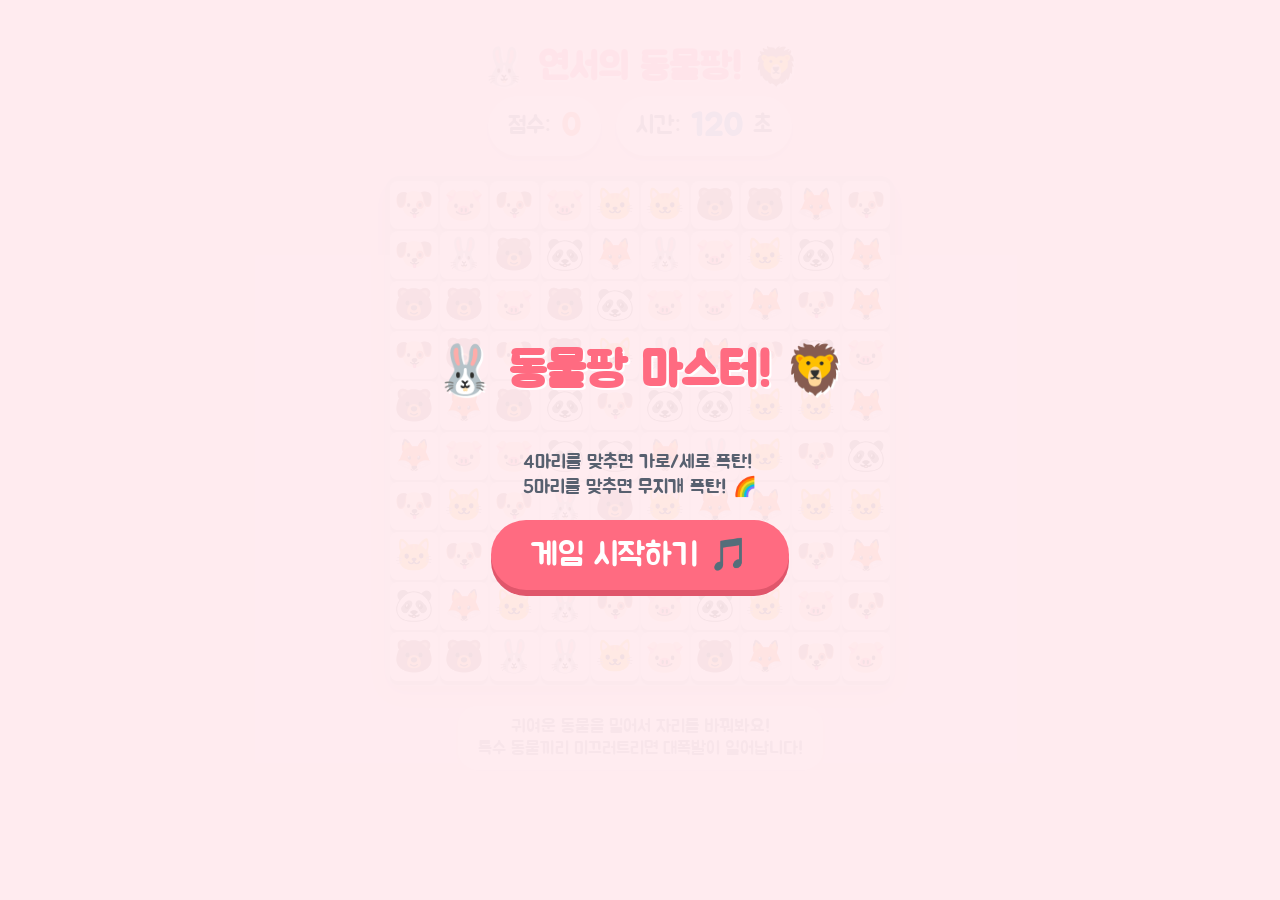
<file: projects/highplus-marketing-main/.claude/worktrees/recursing-sinoussi/kids_games/yeonseo_pang.html>
<!DOCTYPE html>
<html lang="ko">

<head>
    <meta charset="UTF-8">
    <meta name="viewport" content="width=device-width, initial-scale=1.0, maximum-scale=1.0, user-scalable=no">
    <title>연서의 동물팡!</title>
    <style>
        @import url('https://fonts.googleapis.com/css2?family=Jua&display=swap');

        body {
            font-family: 'Jua', sans-serif;
            background-color: #ffebf0;
            display: flex;
            flex-direction: column;
            align-items: center;
            margin: 0;
            padding: 20px;
            touch-action: manipulation;
            user-select: none;
            overflow-x: hidden;
        }

        h1 {
            color: #ff6b81;
            font-size: 2.3rem;
            margin-bottom: 5px;
            text-shadow: 2px 2px 0px #fff;
            text-align: center;
        }

        .top-info {
            display: flex;
            gap: 15px;
            margin-bottom: 20px;
            width: 95vw;
            max-width: 500px;
            justify-content: center;
        }

        .score-board,
        .timer-board {
            font-size: 1.5rem;
            color: #57606f;
            background: white;
            padding: 10px 20px;
            border-radius: 30px;
            box-shadow: 0 4px 6px rgba(0, 0, 0, 0.1);
            display: flex;
            align-items: center;
            gap: 10px;
        }

        .score-board span {
            color: #ff7f50;
            font-size: 2rem;
            font-weight: bold;
        }

        .timer-board span {
            color: #3498db;
            font-size: 2rem;
            font-weight: bold;
        }

        #game-board {
            display: grid;
            grid-template-columns: repeat(10, 1fr);
            gap: 2px;
            background-color: #dcdde1;
            padding: 5px;
            border-radius: 15px;
            box-shadow: 0 8px 20px rgba(0, 0, 0, 0.15);
            width: 95vw;
            max-width: 500px;
            aspect-ratio: 1 / 1;
            touch-action: none;
        }

        .cell {
            background-color: white;
            border-radius: 8px;
            display: flex;
            justify-content: center;
            align-items: center;
            font-size: 2rem;
            cursor: pointer;
            transition: transform 0.2s cubic-bezier(0.175, 0.885, 0.32, 1.275), background-color 0.2s;
            box-shadow: 0 4px 0px #bdc3c7;
            position: relative;
            overflow: hidden;
        }

        .cell:active {
            transform: translateY(4px);
            box-shadow: 0 0px 0px #bdc3c7;
        }

        /* 특수 블록 스타일 (아이들이 쉽게 알아볼 수 있도록 눈에 띄게 보강) */
        .cell.striped-h {
            background: repeating-linear-gradient(0deg, #fff, #fff 10px, #ffb8b8 10px, #ffb8b8 20px) !important;
            border: 3px solid #ff7675 !important;
            box-shadow: inset 0 0 15px rgba(255, 118, 117, 0.8) !important;
        }

        .cell.striped-h::after {
            content: '↔️';
            position: absolute;
            bottom: -5px;
            right: -5px;
            font-size: 1.5rem;
            background: rgba(255, 255, 255, 0.9);
            border-radius: 50%;
            padding: 0 2px;
            box-shadow: 0 2px 5px rgba(0, 0, 0, 0.3);
            z-index: 5;
        }

        .cell.striped-v {
            background: repeating-linear-gradient(90deg, #fff, #fff 10px, #a2c2ff 10px, #a2c2ff 20px) !important;
            border: 3px solid #74b9ff !important;
            box-shadow: inset 0 0 15px rgba(116, 185, 255, 0.8) !important;
        }

        .cell.striped-v::after {
            content: '↕️';
            position: absolute;
            bottom: -5px;
            right: -5px;
            font-size: 1.5rem;
            background: rgba(255, 255, 255, 0.9);
            border-radius: 50%;
            padding: 0 2px;
            box-shadow: 0 2px 5px rgba(0, 0, 0, 0.3);
            z-index: 5;
        }

        .cell.wrapped {
            background: radial-gradient(circle, #fff 10%, #ffdfba 100%) !important;
            border: 4px dashed #ff9f43 !important;
            box-shadow: inset 0 0 20px #ff9f43, 0 0 15px #ff9f43 !important;
        }

        .cell.wrapped::after {
            content: '💣';
            position: absolute;
            bottom: -5px;
            right: -5px;
            font-size: 1.5rem;
            background: rgba(255, 255, 255, 0.9);
            border-radius: 50%;
            padding: 0 2px;
            box-shadow: 0 2px 5px rgba(0, 0, 0, 0.3);
            z-index: 5;
        }

        .cell.color-bomb {
            /* 무지개 폭탄: 완전 찐한 무지개 색상 들이붓기 */
            background: conic-gradient(#ff0000, #ff7f00, #ffff00, #00ff00, #0000ff, #4b0082, #9400d3, #ff0000) !important;
            animation: spinBg 1.5s linear infinite;
            border: 4px solid #fff !important;
            box-shadow: 0 0 20px #fff, inset 0 0 15px rgba(0, 0, 0, 0.5) !important;
        }

        @keyframes spinBg {
            100% {
                filter: hue-rotate(360deg);
            }
        }

        @media (max-width: 500px) {
            .cell {
                font-size: 1.8rem;
                box-shadow: 0 2px 0px #bdc3c7;
                border-radius: 6px;
            }

            .cell:active {
                transform: translateY(2px);
                box-shadow: 0 0px 0px #bdc3c7;
            }
        }

        .cell.selected {
            background-color: #ffeaa7;
            transform: scale(1.1) translateY(-2px);
            z-index: 10;
            box-shadow: 0 0 15px #fdcb6e;
            border: 2px solid #fdcb6e;
        }

        .cell.matched {
            animation: pop 0.3s forwards;
        }

        @keyframes pop {
            0% {
                transform: scale(1);
            }

            50% {
                transform: scale(1.4);
                opacity: 0.8;
            }

            100% {
                transform: scale(0);
                opacity: 0;
            }
        }

        .time-bonus {
            position: absolute;
            color: #e74c3c;
            font-size: 2.5rem;
            font-weight: bold;
            pointer-events: none;
            text-shadow: 2px 2px 0px #fff;
            animation: floatUp 1s ease-out forwards;
            z-index: 50;
        }

        @keyframes floatUp {
            0% {
                transform: translateY(0) scale(1);
                opacity: 1;
            }

            100% {
                transform: translateY(-60px) scale(1.5);
                opacity: 0;
            }
        }

        .confetti {
            position: absolute;
            width: 10px;
            height: 10px;
            pointer-events: none;
            animation: fall 1s forwards;
            border-radius: 50%;
        }

        @keyframes fall {
            0% {
                transform: translateY(0) rotate(0deg);
                opacity: 1;
            }

            100% {
                transform: translateY(150px) rotate(360deg);
                opacity: 0;
            }
        }

        .message {
            margin-top: 20px;
            font-size: 1.1rem;
            color: #747d8c;
            text-align: center;
            background: white;
            padding: 10px 20px;
            border-radius: 20px;
            box-shadow: 0 2px 5px rgba(0, 0, 0, 0.05);
        }

        #start-overlay {
            position: fixed;
            top: 0;
            left: 0;
            width: 100%;
            height: 100%;
            background: rgba(255, 235, 240, 0.95);
            display: flex;
            flex-direction: column;
            justify-content: center;
            align-items: center;
            z-index: 1000;
        }

        #game-over-overlay {
            position: fixed;
            top: 0;
            left: 0;
            width: 100%;
            height: 100%;
            background: rgba(255, 235, 240, 0.95);
            display: flex;
            flex-direction: column;
            justify-content: center;
            align-items: center;
            z-index: 1000;
            display: none;
        }

        .btn-style {
            font-family: inherit;
            color: white;
            border: none;
            padding: 15px 40px;
            font-size: 2rem;
            border-radius: 50px;
            cursor: pointer;
            transition: transform 0.1s;
        }

        .btn-style:active {
            transform: translateY(6px);
            box-shadow: 0 0px 0px transparent !important;
        }

        #start-btn {
            background: #ff6b81;
            box-shadow: 0 6px 0px #e0566b;
        }

        #restart-btn {
            background: #3498db;
            box-shadow: 0 6px 0px #2980b9;
        }
    </style>
</head>

<body>

    <div id="start-overlay">
        <h1 style="font-size: 3rem; margin-bottom: 30px;">🐰 동물팡 마스터! 🦁</h1>
        <p style="font-size: 1.2rem; color: #57606f; margin-bottom: 20px;">4마리를 맞추면 가로/세로 폭탄!<br>5마리를 맞추면 무지개 폭탄! 🌈</p>
        <button id="start-btn" class="btn-style">게임 시작하기 🎵</button>
    </div>

    <h1>🐰 연서의 동물팡! 🦁</h1>

    <div class="top-info">
        <div class="score-board">점수: <span id="score">0</span></div>
        <div class="timer-board">시간: <span id="time-left">120</span>초</div>
    </div>

    <div id="game-over-overlay">
        <h1 style="font-size: 3rem; margin-bottom: 5px;">TIME OVER! ⏰</h1>
        <p style="font-size: 1.5rem; color: #57606f; margin-bottom: 30px;">최종 점수: <span id="final-score"
                style="color:#ff7f50; font-size:2rem; font-weight:bold;">0</span>점</p>
        <button id="restart-btn" class="btn-style">다시 하기 🔄</button>
    </div>

    <div id="game-board"></div>
    <div class="message">귀여운 동물을 밀어서 자리를 바꿔봐요!<br>특수 동물끼리 미끄러트리면 대폭발이 일어납니다!</div>

    <script>
        // Web Audio API를 활용한 효과음 합성
        let audioCtx;
        function initAudio() {
            if (!audioCtx) audioCtx = new (window.AudioContext || window.webkitAudioContext)();
            if (audioCtx.state === 'suspended') audioCtx.resume();
        }

        function playSound(type) {
            if (!audioCtx) return;
            const osc = audioCtx.createOscillator();
            const gainNode = audioCtx.createGain();

            osc.connect(gainNode);
            gainNode.connect(audioCtx.destination);
            const now = audioCtx.currentTime;

            if (type === 'select') {
                osc.type = 'sine'; osc.frequency.setValueAtTime(600, now); osc.frequency.exponentialRampToValueAtTime(800, now + 0.1); gainNode.gain.setValueAtTime(0.3, now); gainNode.gain.exponentialRampToValueAtTime(0.01, now + 0.1); osc.start(now); osc.stop(now + 0.1);
            } else if (type === 'swap') {
                osc.type = 'triangle'; osc.frequency.setValueAtTime(400, now); osc.frequency.exponentialRampToValueAtTime(200, now + 0.15); gainNode.gain.setValueAtTime(0.2, now); gainNode.gain.linearRampToValueAtTime(0.01, now + 0.15); osc.start(now); osc.stop(now + 0.15);
            } else if (type === 'pop') {
                osc.type = 'square'; osc.frequency.setValueAtTime(523.25, now); osc.frequency.setValueAtTime(659.25, now + 0.05); osc.frequency.setValueAtTime(783.99, now + 0.1); osc.frequency.setValueAtTime(1046.50, now + 0.15); gainNode.gain.setValueAtTime(0.15, now); gainNode.gain.linearRampToValueAtTime(0.01, now + 0.3); osc.start(now); osc.stop(now + 0.3);
            } else if (type === 'error') {
                osc.type = 'sawtooth'; osc.frequency.setValueAtTime(300, now); osc.frequency.exponentialRampToValueAtTime(150, now + 0.2); gainNode.gain.setValueAtTime(0.15, now); gainNode.gain.linearRampToValueAtTime(0.01, now + 0.2); osc.start(now); osc.stop(now + 0.2);
            } else if (type === 'boom') {
                osc.type = 'square'; osc.frequency.setValueAtTime(150, now); osc.frequency.exponentialRampToValueAtTime(40, now + 0.5); gainNode.gain.setValueAtTime(0.5, now); gainNode.gain.exponentialRampToValueAtTime(0.01, now + 0.5); osc.start(now); osc.stop(now + 0.5);
            }
        }

        // ===================================
        // 캔디크러쉬 방식 게임 로직 (특수 블록 포함)
        // ===================================
        const ROW = 10;
        const COL = 10;
        const boardElement = document.getElementById('game-board');
        const scoreElement = document.getElementById('score');
        const timeElement = document.getElementById('time-left');

        const animals = ['🐶', '🐱', '🐰', '🦊', '🐻', '🐼', '🐷'];
        let board = [];
        let score = 0;
        let isAnimating = false;

        let timeLeft = 120;
        let timerInterval = null;
        let gameActive = false;

        let startCell = null;
        let startX = 0, startY = 0;
        let isDragging = false;
        let lastSwap = null; // 특수 폭탄 생성 위치를 추적하기 위한 기록

        document.getElementById('start-btn').addEventListener('click', () => {
            initAudio(); playSound('pop'); document.getElementById('start-overlay').style.display = 'none'; startGame();
        });

        document.getElementById('restart-btn').addEventListener('click', () => {
            playSound('pop'); document.getElementById('game-over-overlay').style.display = 'none'; startGame();
        });

        function startGame() {
            score = 0; scoreElement.innerText = score;
            timeLeft = 120; timeElement.innerText = timeLeft;
            gameActive = true; initBoard();
            if (timerInterval) clearInterval(timerInterval);
            timerInterval = setInterval(() => {
                if (!gameActive) return;
                timeLeft--; timeElement.innerText = timeLeft;
                if (timeLeft <= 0) endGame();
            }, 1000);
        }

        function endGame() {
            gameActive = false; clearInterval(timerInterval); playSound('boom');
            document.getElementById('final-score').innerText = score; document.getElementById('game-over-overlay').style.display = 'flex';
        }

        // 초기화 (3개가 안 맞고, 특수 블록 없는 상태로)
        initBoard();

        function initBoard() {
            boardElement.innerHTML = '';
            for (let r = 0; r < ROW; r++) {
                board[r] = [];
                for (let c = 0; c < COL; c++) {
                    let animal;
                    do {
                        animal = animals[Math.floor(Math.random() * animals.length)];
                    } while (
                        (c >= 2 && board[r][c - 1].type === animal && board[r][c - 2].type === animal) ||
                        (r >= 2 && board[r - 1][c].type === animal && board[r - 2][c].type === animal)
                    );

                    board[r][c] = { type: animal, special: null };
                    let cell = document.createElement('div');
                    cell.className = 'cell';
                    cell.dataset.r = r; cell.dataset.c = c;
                    cell.innerText = animal;
                    boardElement.appendChild(cell);
                }
            }
        }

        boardElement.addEventListener('pointerdown', handlePointerDown);
        boardElement.addEventListener('pointermove', handlePointerMove);
        window.addEventListener('pointerup', handlePointerUp);
        window.addEventListener('pointercancel', handlePointerUp);

        function handlePointerDown(e) {
            if (!gameActive || isAnimating) return;
            initAudio();
            let cell = e.target.closest('.cell');
            if (!cell) return;
            startCell = cell; startX = e.clientX; startY = e.clientY; isDragging = true;
            playSound('select'); cell.classList.add('selected');
        }

        function handlePointerMove(e) {
            if (!isDragging || !startCell || isAnimating || !gameActive) return;

            let diffX = e.clientX - startX;
            let diffY = e.clientY - startY;

            if (Math.abs(diffX) > 30 || Math.abs(diffY) > 30) {
                let r1 = parseInt(startCell.dataset.r);
                let c1 = parseInt(startCell.dataset.c);
                let r2 = r1, c2 = c1;

                if (Math.abs(diffX) > Math.abs(diffY)) {
                    if (diffX > 0) c2++; else c2--;
                } else {
                    if (diffY > 0) r2++; else r2--;
                }

                startCell.classList.remove('selected'); isDragging = false; startCell = null;

                if (r2 >= 0 && r2 < ROW && c2 >= 0 && c2 < COL) {
                    let obj1 = board[r1][c1];
                    let obj2 = board[r2][c2];

                    // 특수 블록끼리의 교환 체크! (캔디크러쉬 핵심)
                    let isSpecialSwap = false;
                    if (obj1.type === '🌈' || obj2.type === '🌈') isSpecialSwap = true;
                    else if (obj1.special && obj2.special) isSpecialSwap = true;

                    playSound('swap');

                    if (isSpecialSwap) {
                        swapCells(r1, c1, r2, c2).then(() => {
                            let toDestroy = [];

                            if (obj1.type === '🌈' || obj2.type === '🌈') {
                                let reqRainbow = obj1.type === '🌈' ? obj1 : obj2;
                                let other = obj1.type === '🌈' ? obj2 : obj1;

                                if (obj1.type === '🌈' && obj2.type === '🌈') {
                                    // 무지개 폭탄 2개 교환 = 전체 화면 싹쓸이
                                    for (let rr = 0; rr < ROW; rr++) for (let cc = 0; cc < COL; cc++) if (board[rr][cc]) toDestroy.push({ r: rr, c: cc });
                                } else {
                                    // 무지개 폭탄 + 일반 또는 특수 (해당 색깔 모두 파괴 or 특수로 변환)
                                    let targetType = other.type;
                                    toDestroy.push({ r: r1, c: c1 });
                                    toDestroy.push({ r: r2, c: c2 });
                                    for (let rr = 0; rr < ROW; rr++) {
                                        for (let cc = 0; cc < COL; cc++) {
                                            if (board[rr][cc] && board[rr][cc].type === targetType) {
                                                if (other.special) board[rr][cc].special = other.special;
                                                toDestroy.push({ r: rr, c: cc });
                                            }
                                        }
                                    }
                                }
                            } else {
                                // 특수 폭탄 끼리의 교환 (가로/세로 등)
                                toDestroy.push({ r: r1, c: c1 });
                                toDestroy.push({ r: r2, c: c2 });
                            }

                            let finalDestroy = destroyCells(toDestroy);
                            processBlast(finalDestroy, []);
                        });
                        return;
                    }

                    // 일반 스와이프
                    swapCells(r1, c1, r2, c2).then(() => {
                        lastSwap = [{ r: r1, c: c1 }, { r: r2, c: c2 }];
                        let clusters = findClusters();
                        if (clusters.length > 0) {
                            processClusters(clusters);
                        } else {
                            playSound('error');
                            swapCells(r1, c1, r2, c2); // 안 맞으면 원상복구
                        }
                    });
                } else {
                    playSound('error');
                }
            }
        }

        function handlePointerUp(e) {
            if (startCell && gameActive && !isAnimating) {
                let diffX = e.clientX - startX;
                let diffY = e.clientY - startY;

                // 만약 움직임이 거의 없다면 (터치/클릭으로 간주)
                if (Math.abs(diffX) < 10 && Math.abs(diffY) < 10) {
                    let r = parseInt(startCell.dataset.r);
                    let c = parseInt(startCell.dataset.c);
                    let obj = board[r][c];

                    // 터치한 블록이 특수 블록(폭탄)이라면 즉시 폭발!
                    if (obj && (obj.special || obj.type === '🌈')) {
                        playSound('swap');
                        let toDestroy = [];
                        if (obj.type === '🌈') {
                            // 무지개 폭탄 단독 터치: 랜덤한 색상 하나 싹쓸이
                            let targetColor = animals[Math.floor(Math.random() * animals.length)];
                            toDestroy.push({ r, c });
                            for (let rr = 0; rr < ROW; rr++) {
                                for (let cc = 0; cc < COL; cc++) {
                                    if (board[rr][cc] && board[rr][cc].type === targetColor) {
                                        toDestroy.push({ r: rr, c: cc });
                                    }
                                }
                            }
                        } else {
                            toDestroy.push({ r, c });
                        }

                        startCell.classList.remove('selected');
                        startCell = null;
                        isDragging = false;

                        let finalDestroy = destroyCells(toDestroy);
                        processBlast(finalDestroy, []);
                        return; // 스와이프 로직 타지 않고 종료
                    }
                }

                startCell.classList.remove('selected');
            }
            isDragging = false; startCell = null;
        }

        function getCellElement(r, c) { return boardElement.querySelector(`.cell[data-r="${r}"][data-c="${c}"]`); }

        async function swapCells(r1, c1, r2, c2) {
            isAnimating = true;
            let temp = board[r1][c1]; board[r1][c1] = board[r2][c2]; board[r2][c2] = temp;
            updateDOM(); // css transition is applied here based on JS rewrite logic.
            // visual fast swap
            await new Promise(res => setTimeout(res, 200));
            isAnimating = false;
        }

        // 라인과 모양(클러스터)을 찾는 로직
        function findClusters() {
            let lines = [];

            for (let r = 0; r < ROW; r++) {
                let matchLen = 1;
                for (let c = 0; c < COL; c++) {
                    let current = board[r][c]; let next = board[r][c + 1];
                    if (c < COL - 1 && current && next && current.type !== '🌈' && current.type === next.type) {
                        matchLen++;
                    } else {
                        if (matchLen >= 3) {
                            let line = []; for (let i = 0; i < matchLen; i++) line.push({ r: r, c: c - i });
                            lines.push({ type: current.type, cells: line, dir: 'h' });
                        }
                        matchLen = 1;
                    }
                }
            }

            for (let c = 0; c < COL; c++) {
                let matchLen = 1;
                for (let r = 0; r < ROW; r++) {
                    let current = board[r][c]; let next = r < ROW - 1 ? board[r + 1][c] : null;
                    if (r < ROW - 1 && current && next && current.type !== '🌈' && current.type === next.type) {
                        matchLen++;
                    } else {
                        if (matchLen >= 3) {
                            let line = []; for (let i = 0; i < matchLen; i++) line.push({ r: r - i, c: c });
                            lines.push({ type: current.type, cells: line, dir: 'v' });
                        }
                        matchLen = 1;
                    }
                }
            }

            // 라인들을 클러스터 단위(L자, T자, 십자가 등)로 묶기
            let clusters = [];
            lines.forEach(line => {
                let matchedCluster = null;
                clusters.forEach(cluster => {
                    if (cluster.type !== line.type) return;
                    let intersect = line.cells.some(c => cluster.cellStrs.has(`${c.r},${c.c}`));
                    if (intersect) matchedCluster = cluster;
                });

                if (matchedCluster) {
                    line.cells.forEach(c => matchedCluster.cellStrs.add(`${c.r},${c.c}`));
                    matchedCluster.lines.push(line);
                } else {
                    let cellStrs = new Set();
                    line.cells.forEach(c => cellStrs.add(`${c.r},${c.c}`));
                    clusters.push({ type: line.type, lines: [line], cellStrs: cellStrs });
                }
            });
            return clusters;
        }

        async function processClusters(clusters) {
            let initialDestroy = [];
            let spawnList = [];

            clusters.forEach(cluster => {
                let spawnType = null;
                let maxLen = Math.max(...cluster.lines.map(l => l.cells.length));

                // 5개 뭉치 = 🌈 무지개폭탄
                if (maxLen >= 5) spawnType = { type: '🌈', special: null };
                // 2줄 이상 교차 (L자, T자 등) = 봉지폭탄(wrapped)
                else if (cluster.lines.length > 1) spawnType = { type: cluster.type, special: 'wrapped' };
                // 4개 매칭 = 가로/세로 줄무늬 폭탄
                else if (maxLen === 4) {
                    let dir = cluster.lines[0].dir;
                    spawnType = { type: cluster.type, special: dir === 'h' ? 'striped-v' : 'striped-h' };
                }

                // 특수 폭탄이 생겨야 한다면 위치 결정
                if (spawnType) {
                    let spawnCoord = null;
                    if (lastSwap) {
                        for (let cStr of cluster.cellStrs) {
                            if (cStr === `${lastSwap[0].r},${lastSwap[0].c}`) spawnCoord = lastSwap[0];
                            if (cStr === `${lastSwap[1].r},${lastSwap[1].c}`) spawnCoord = lastSwap[1];
                        }
                    }
                    if (!spawnCoord) {
                        let [r, c] = Array.from(cluster.cellStrs)[0].split(',').map(Number);
                        spawnCoord = { r, c };
                    }
                    spawnList.push({ r: spawnCoord.r, c: spawnCoord.c, obj: spawnType });
                }

                cluster.cellStrs.forEach(cStr => {
                    let [r, c] = cStr.split(',').map(Number);
                    initialDestroy.push({ r, c });
                });
            });

            lastSwap = null;
            let finalDestroy = destroyCells(initialDestroy); // 연쇄 폭발 처리
            await processBlast(finalDestroy, spawnList);
        }

        // 연쇄 폭발 로직(폭탄이 폭탄을 터트리는 계산)
        function destroyCells(initialList) {
            let queue = [...initialList];
            let destroyedMap = new Map();

            while (queue.length > 0) {
                let { r, c } = queue.shift();
                if (r < 0 || r >= ROW || c < 0 || c >= COL) continue;

                let key = `${r},${c}`;
                if (destroyedMap.has(key) || !board[r][c]) continue;

                destroyedMap.set(key, { r, c });
                let cellData = board[r][c];

                if (cellData.special === 'striped-h') {
                    for (let i = 0; i < COL; i++) queue.push({ r: r, c: i });
                } else if (cellData.special === 'striped-v') {
                    for (let i = 0; i < ROW; i++) queue.push({ r: i, c: c });
                } else if (cellData.special === 'wrapped') {
                    for (let dr = -1; dr <= 1; dr++) {
                        for (let dc = -1; dc <= 1; dc++) queue.push({ r: r + dr, c: c + dc });
                    }
                } else if (cellData.type === '🌈') {
                    let targetColor = animals[Math.floor(Math.random() * animals.length)];
                    for (let rr = 0; rr < ROW; rr++) {
                        for (let cc = 0; cc < COL; cc++) {
                            if (board[rr][cc] && board[rr][cc].type === targetColor) queue.push({ r: rr, c: cc });
                        }
                    }
                }
            }
            return Array.from(destroyedMap.values());
        }

        async function processBlast(finalDestroy, spawnList = []) {
            isAnimating = true;
            if (finalDestroy.length > 8) playSound('boom'); // 크게 터지면 붐!
            else playSound('pop');

            score += finalDestroy.length * 10;
            scoreElement.innerText = score;

            let bonusTime = finalDestroy.length >= 8 ? 5 : (finalDestroy.length >= 5 ? 3 : 0);
            if (bonusTime > 0) {
                timeLeft += bonusTime;
                if (timeLeft > 300) timeLeft = 300;
                timeElement.innerText = timeLeft;
            }

            finalDestroy.forEach((m, index) => {
                let cell = getCellElement(m.r, m.c);
                cell.classList.add('matched');
                createConfetti(cell);
                if (bonusTime > 0 && index === finalDestroy.length - 1) showTimeBonus(cell, bonusTime);
            });

            await new Promise(res => setTimeout(res, 300));

            // 보드에서 파괴된 것 완전히 null 처리
            finalDestroy.forEach(m => { board[m.r][m.c] = null; });

            // 특수 블록 생성하기
            spawnList.forEach(s => { board[s.r][s.c] = s.obj; });

            // 중력으로 위에서 아래로 떨어지기
            for (let c = 0; c < COL; c++) {
                let emptySpaces = 0;
                for (let r = ROW - 1; r >= 0; r--) {
                    if (board[r][c] === null) emptySpaces++;
                    else if (emptySpaces > 0) {
                        board[r + emptySpaces][c] = board[r][c]; board[r][c] = null;
                    }
                }
                for (let r = 0; r < emptySpaces; r++) {
                    board[r][c] = { type: animals[Math.floor(Math.random() * animals.length)], special: null };
                }
            }

            updateDOM();

            setTimeout(async () => {
                let newClusters = findClusters();
                if (newClusters.length > 0) await processClusters(newClusters);
                else isAnimating = false;
            }, 300);
        }

        // 전체 화면 UI 동기화 함수
        function updateDOM() {
            for (let r = 0; r < ROW; r++) {
                for (let c = 0; c < COL; c++) {
                    let cell = getCellElement(r, c);
                    let data = board[r][c];
                    // 속성 리셋
                    cell.className = 'cell';
                    if (data) {
                        cell.innerText = data.type;
                        if (data.special) cell.classList.add(data.special);
                        if (data.type === '🌈') {
                            cell.innerText = '🌈';
                            cell.classList.add('color-bomb');
                        }
                    } else {
                        cell.innerText = '';
                    }
                    cell.classList.remove('matched');
                }
            }
        }

        function createConfetti(element) {
            const rect = element.getBoundingClientRect();
            const colors = ['#ff7675', '#74b9ff', '#55efc4', '#ffeaa7', '#a29bfe'];
            for (let i = 0; i < 4; i++) {
                let conf = document.createElement('div');
                conf.className = 'confetti'; conf.style.backgroundColor = colors[Math.floor(Math.random() * colors.length)];
                conf.style.left = (rect.left + Math.random() * rect.width) + 'px'; conf.style.top = (rect.top + Math.random() * rect.height) + 'px';
                document.body.appendChild(conf);
                setTimeout(() => conf.remove(), 1000);
            }
        }

        function showTimeBonus(element, time) {
            const rect = element.getBoundingClientRect();
            let text = document.createElement('div');
            text.className = 'time-bonus'; text.innerText = '+' + time + '초';
            text.style.left = (rect.left + rect.width / 2 - 30) + 'px'; text.style.top = (rect.top) + 'px';
            if (time >= 5) text.style.color = '#9b59b6';
            document.body.appendChild(text);
            setTimeout(() => text.remove(), 1000);
        }
    </script>
</body>

</html>
</file>
